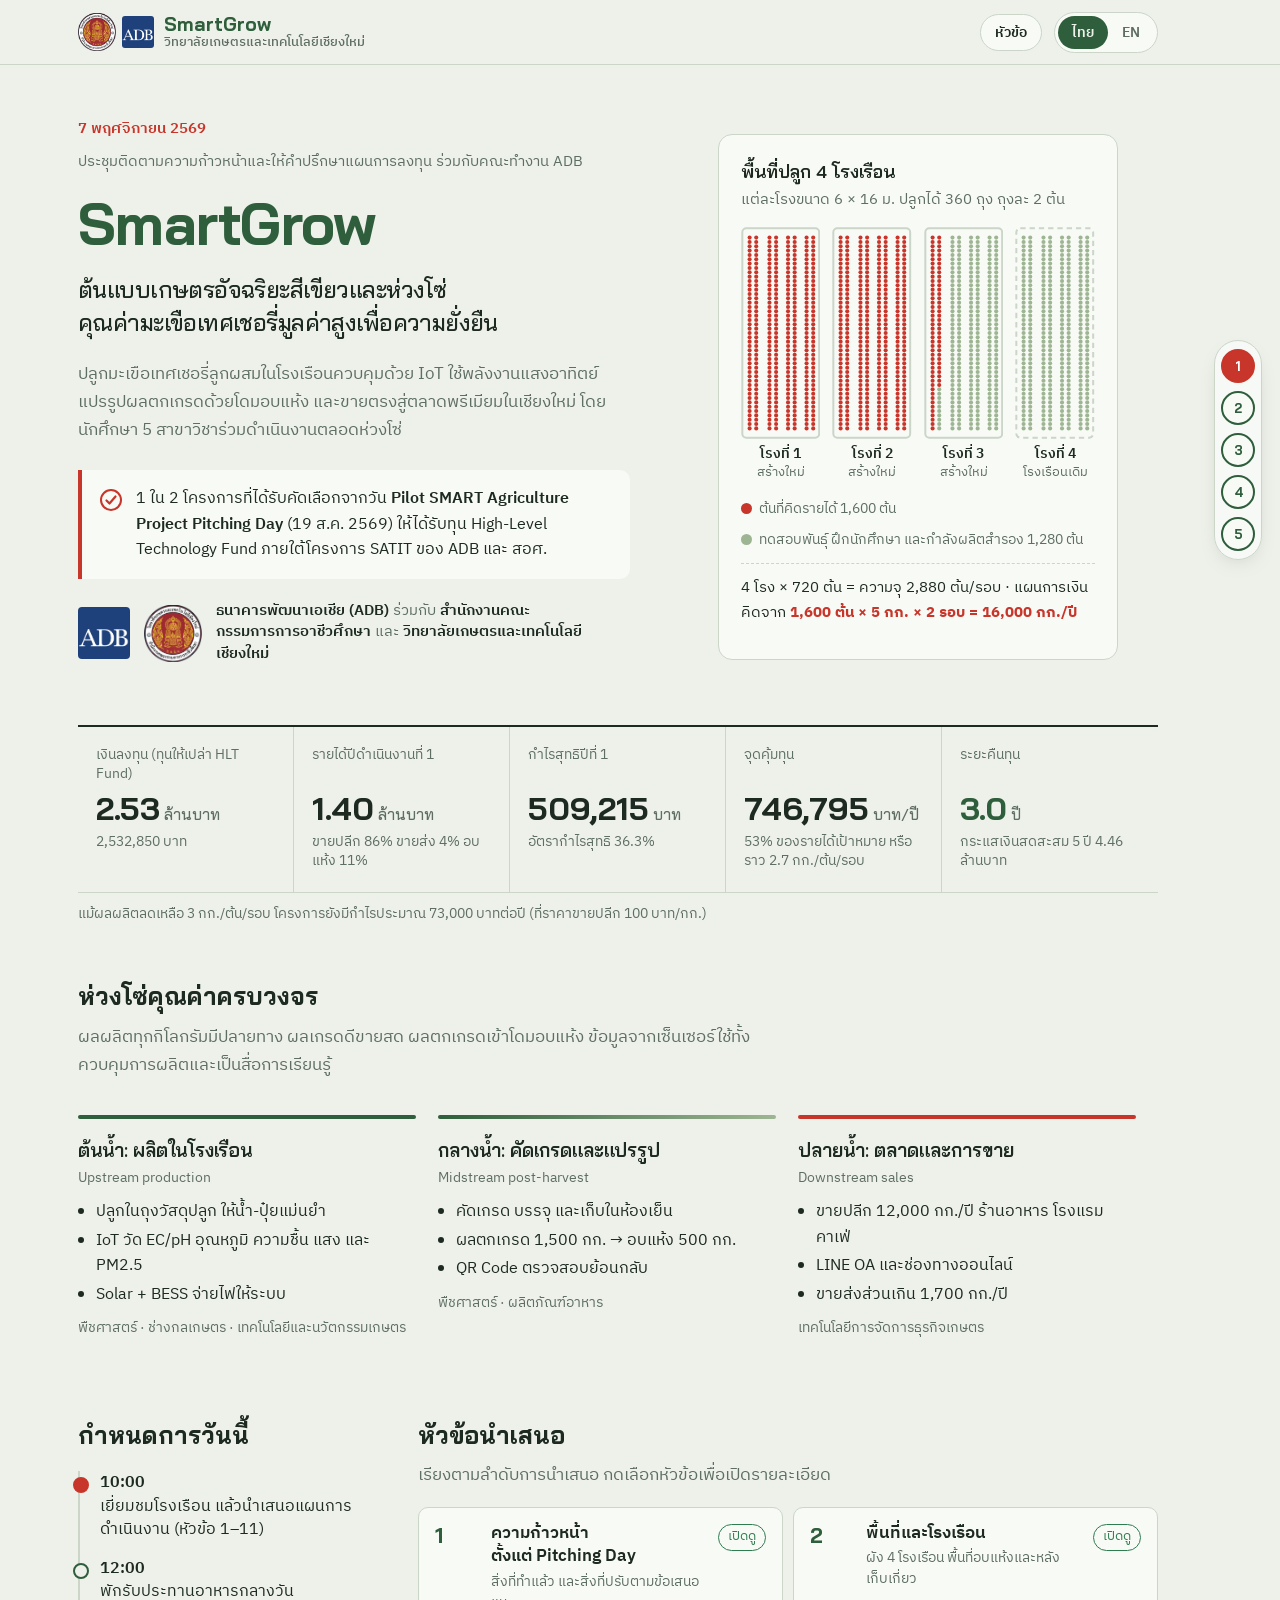
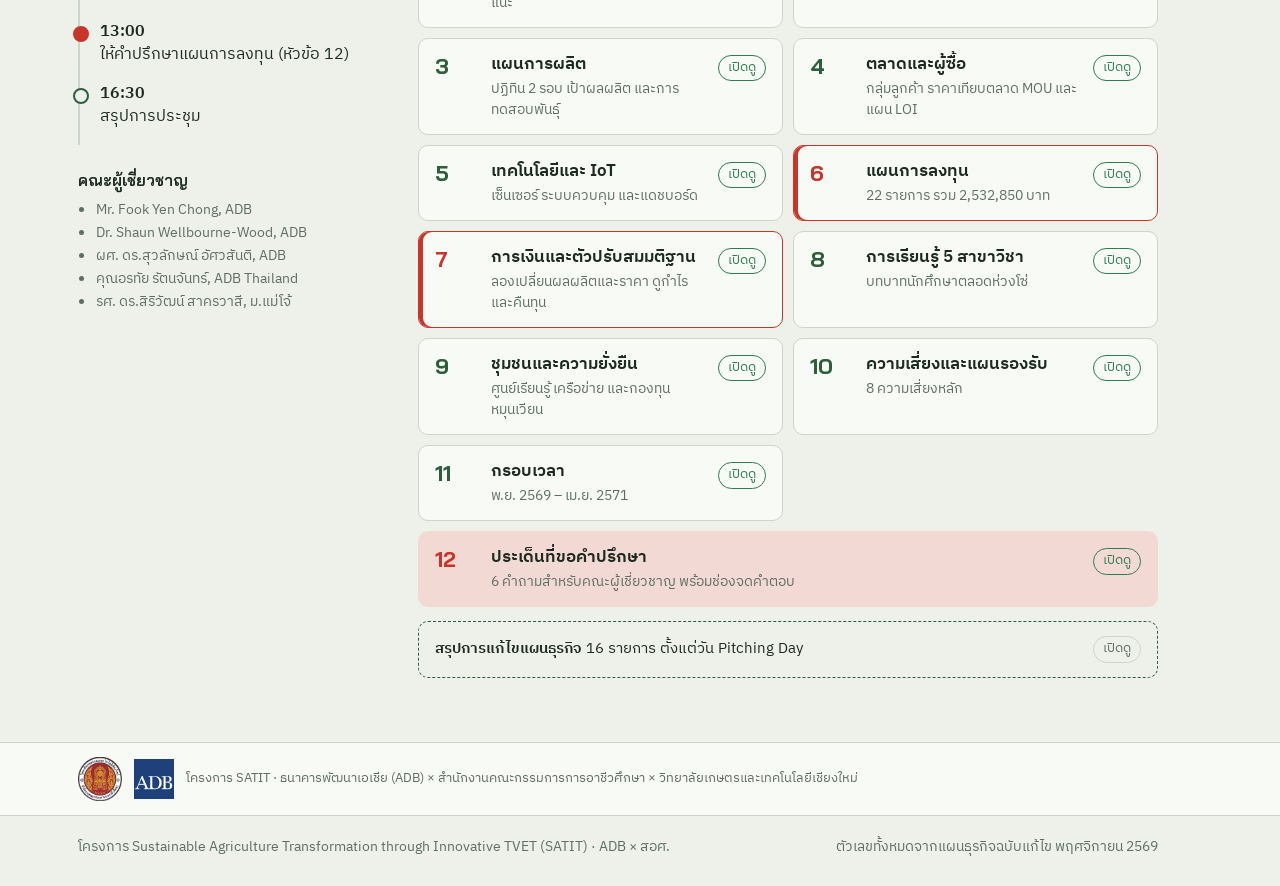
<file: index.html>
<!DOCTYPE html>
<html lang="th">
<head>
<meta charset="utf-8">
<meta name="viewport" content="width=device-width, initial-scale=1">
<title>SmartGrow วษท.เชียงใหม่</title>
<link rel="preconnect" href="https://fonts.googleapis.com">
<link rel="preconnect" href="https://fonts.gstatic.com" crossorigin>
<link href="https://fonts.googleapis.com/css2?family=Bai+Jamjuree:wght@500;600;700&family=IBM+Plex+Sans+Thai:wght@400;500;600&display=swap" rel="stylesheet">
<link rel="stylesheet" href="assets/style.css">
<style>
/* hero */
.hero{display:grid;grid-template-columns:minmax(0,1.15fr) minmax(0,1fr);gap:48px;padding:52px 0 40px;align-items:start}
.meeting{font-size:15px;color:var(--muted);margin:0 0 18px;display:flex;gap:8px 16px;flex-wrap:wrap}
.meeting span{display:inline-flex;align-items:center;gap:6px}
.meeting span:first-child{color:var(--tomato);font-weight:600}
.hero h1{font-size:clamp(34px,4.6vw,58px);line-height:1.08;font-weight:700;letter-spacing:-.01em}
.hero h1 .sg{display:block;color:var(--leaf)}
.hero .full{display:block;font-family:var(--font-display);font-weight:500;font-size:clamp(19px,1.9vw,23px);line-height:1.45;margin:18px 0 0;max-width:30ch}
.hero p.lede{max-width:56ch;margin:20px 0 0;color:var(--muted)}
.selected{margin-top:26px;display:flex;gap:14px;align-items:flex-start;padding:16px 18px;border-left:4px solid var(--tomato);background:var(--surface);border-radius:0 10px 10px 0;max-width:56ch;font-size:15.5px}
.selected strong{font-weight:600}

/* greenhouse plan */
.plan{background:var(--surface);border:1px solid var(--line);border-radius:14px;padding:22px 22px 18px}
.plan h2{font-size:18px;font-weight:600}
.plan .sub{font-size:14.5px;color:var(--muted);margin:2px 0 14px}
.houses{display:grid;grid-template-columns:repeat(4,1fr);gap:12px}
.house{display:flex;flex-direction:column;gap:6px;align-items:stretch}
.house svg{width:100%;height:auto;display:block}
.house .lbl{font-size:13px;color:var(--muted);text-align:center;line-height:1.35}
.house .lbl b{display:block;color:var(--ink);font-weight:600;font-size:14px}
.legend{display:flex;flex-wrap:wrap;gap:8px 18px;margin-top:16px;font-size:14px;color:var(--muted)}
.legend i{display:inline-block;width:11px;height:11px;border-radius:50%;margin-right:7px;vertical-align:-1px}
.plan .eq{margin-top:12px;padding-top:12px;border-top:1px dashed var(--line);font-size:15px}
.plan .eq b{color:var(--tomato)}

/* figures */
.figures{display:grid;grid-template-columns:repeat(5,minmax(0,1fr));border-top:2px solid var(--ink);border-bottom:1px solid var(--line);margin:8px 0 0}
.fig{padding:18px 18px 20px;border-right:1px solid var(--line)}
.fig:last-child{border-right:0}
.fig .k{font-size:14px;color:var(--muted);line-height:1.4;min-height:2.8em}
.fig .v{font-family:var(--font-display);font-weight:700;font-size:clamp(24px,2.6vw,32px);line-height:1.15;margin-top:6px}
.fig .v small{font-size:15px;font-weight:500;color:var(--muted);margin-left:4px}
.fig .n{font-size:13.5px;color:var(--muted);margin-top:6px;line-height:1.45}
.fig.stress .v{color:var(--leaf)}
.figures-note{font-size:13.5px;color:var(--muted);margin:10px 0 0}

/* chain */
.chain{margin:52px 0 0}
.chain h2,.index h2,.day h2{font-size:24px;font-weight:700}
.chain .intro{color:var(--muted);margin:6px 0 18px;max-width:70ch}
.stages{display:grid;grid-template-columns:repeat(3,1fr);gap:0;position:relative}
.stage{padding:18px 22px 20px 0;position:relative}
.stage::before{content:"";display:block;height:4px;background:var(--leaf);margin:0 0 16px;border-radius:2px}
.stage:nth-child(2)::before{background:linear-gradient(90deg,var(--leaf),var(--unripe))}
.stage:nth-child(3)::before{background:var(--tomato)}
.stage h3{font-size:19px;font-weight:600}
.stage .en{font-size:14px;color:var(--muted)}
.stage ul{margin:10px 0 0;padding:0 0 0 18px;font-size:15.5px}
.stage li{margin:3px 0}
.stage .dept{margin-top:10px;font-size:13.5px;color:var(--muted)}

/* day + index */
.lower{display:grid;grid-template-columns:minmax(0,.8fr) minmax(0,2fr);gap:44px;margin:56px 0 64px}
.day ol{list-style:none;margin:16px 0 0;padding:0;border-left:2px solid var(--line)}
.day li{position:relative;padding:0 0 16px 20px;font-size:15.5px;line-height:1.5}
.day li::before{content:"";position:absolute;left:-7px;top:6px;width:12px;height:12px;border-radius:50%;background:var(--bg);border:2px solid var(--leaf)}
.day li.focus::before{background:var(--tomato);border-color:var(--tomato)}
.day time{display:block;font-weight:600;font-variant-numeric:tabular-nums}
.day .who{margin-top:22px;font-size:14px;color:var(--muted)}
.day .who h3{font-size:16px;color:var(--ink);font-weight:600;margin-bottom:6px}
.day .who ul{margin:0;padding-left:18px}
.day .who li{padding:0;margin:2px 0;font-size:14px}
.day .who li::before{display:none}

.index .intro{color:var(--muted);margin:6px 0 18px}
.topics{display:grid;grid-template-columns:repeat(2,minmax(0,1fr));gap:10px}
.topic{display:grid;grid-template-columns:44px 1fr auto;transition:border-color .15s;gap:12px;align-items:start;padding:14px 16px;border:1px solid var(--line);border-radius:10px;background:var(--surface);text-decoration:none;color:inherit}
.topic .no{font-family:var(--font-display);font-weight:700;font-size:22px;color:var(--leaf);line-height:1.2;font-variant-numeric:tabular-nums}
.topic h3{font-family:var(--font-body);font-size:16.5px;font-weight:600;line-height:1.4}
.topic p{margin:2px 0 0;font-size:14px;color:var(--muted);line-height:1.5}
.topic .st{font-size:12.5px;color:var(--muted);border:1px solid var(--line);border-radius:999px;padding:2px 9px;white-space:nowrap;margin-top:2px}
.topic.key{border-color:var(--tomato);box-shadow:inset 4px 0 0 var(--tomato)}
.topic.key .no{color:var(--tomato)}
.topic.ask{grid-column:1/-1;background:var(--tomato-soft);border-color:transparent}
.topic.ask .no{color:var(--tomato)}
.changes{margin-top:14px;display:flex;justify-content:space-between;gap:16px;align-items:center;flex-wrap:wrap;padding:14px 16px;border:1px dashed var(--leaf);border-radius:10px;font-size:15px}
.changes b{font-weight:600}
.changes .st{font-size:12.5px;color:var(--muted);border:1px solid var(--line);border-radius:999px;padding:2px 9px}

footer{border-top:1px solid var(--line);padding:20px 0 28px;font-size:13.5px;color:var(--muted)}
footer .wrap{display:flex;justify-content:space-between;gap:12px;flex-wrap:wrap}

@media (max-width:980px){
  .hero{grid-template-columns:1fr;gap:32px;padding-top:36px}
  .figures{grid-template-columns:repeat(2,minmax(0,1fr))}
  .fig{border-bottom:1px solid var(--line)}
  .fig:nth-child(2n){border-right:0}
  .lower{grid-template-columns:1fr}
}
@media (max-width:640px){
  .wrap{padding:0 16px}
  .stages{grid-template-columns:1fr}
  .topics{grid-template-columns:1fr}
  .houses{gap:8px}
  .figures{grid-template-columns:1fr}
  .fig{border-right:0}
}
@media (prefers-reduced-motion:no-preference){
  .bag{transition:fill .5s ease}
}

a.topic:hover{border-color:var(--leaf)}
.topic .st.ready{color:var(--good);border-color:currentColor}
a.changes{text-decoration:none}
.partners{display:flex;align-items:center;gap:14px;margin-top:22px;max-width:56ch;font-size:14.5px;color:var(--muted);line-height:1.5}
.partners img{flex:none;object-fit:contain}
.partners img[alt="ADB"]{border-radius:4px}
.partners b{color:var(--ink);font-weight:600}
@media (max-width:640px){.hero h1{font-size:34px}.hero{padding-top:28px}.houses{gap:6px}}
a.changes:hover{border-style:solid}
</style>
</head>
<body data-page="0">


<main class="wrap">
  <section class="hero">
    <div>
      <p class="meeting"><span data-i18n="date">7 พฤศจิกายน 2569</span><span data-i18n="occasion">ประชุมติดตามความก้าวหน้าและให้คำปรึกษาแผนการลงทุน ร่วมกับคณะทำงาน ADB</span></p>
      <h1><span class="sg">SmartGrow</span><span class="full" data-i18n="title">ต้นแบบเกษตรอัจฉริยะสีเขียวและห่วงโซ่คุณค่ามะเขือเทศเชอรี่มูลค่าสูงเพื่อความยั่งยืน</span></h1>
      <p class="lede" data-i18n="lede">ปลูกมะเขือเทศเชอรี่ลูกผสมในโรงเรือนควบคุมด้วย IoT ใช้พลังงานแสงอาทิตย์ แปรรูปผลตกเกรดด้วยโดมอบแห้ง และขายตรงสู่ตลาดพรีเมียมในเชียงใหม่ โดยนักศึกษา 5 สาขาวิชาร่วมดำเนินงานตลอดห่วงโซ่</p>
      <div class="selected">
        <svg width="22" height="22" viewBox="0 0 22 22" aria-hidden="true" style="flex:none;margin-top:3px"><circle cx="11" cy="11" r="10" fill="none" stroke="var(--tomato)" stroke-width="2"/><path d="M6.5 11.5l3 3 6-7" fill="none" stroke="var(--tomato)" stroke-width="2.2" stroke-linecap="round" stroke-linejoin="round"/></svg>
        <div data-i18n-html="selected">1 ใน 2 โครงการที่ได้รับคัดเลือกจากวัน <strong>Pilot SMART Agriculture Project Pitching Day</strong> (19 ส.ค. 2569) ให้ได้รับทุน High-Level Technology Fund ภายใต้โครงการ SATIT ของ ADB และ สอศ.</div>
      </div>
      <div class="partners">
        <img src="img/logo-adb.png" alt="ADB" width="52" height="52">
        <img src="img/logo-college.png" alt="" width="58" height="58" id="col-logo">
        <span data-i18n-html="partners"><b>ธนาคารพัฒนาเอเชีย (ADB)</b> ร่วมกับ <b>สำนักงานคณะกรรมการการอาชีวศึกษา</b> และ <b>วิทยาลัยเกษตรและเทคโนโลยีเชียงใหม่</b></span>
      </div>
    </div>

    <figure class="plan" aria-labelledby="plan-h">
      <h2 id="plan-h" data-i18n="planH">พื้นที่ปลูก 4 โรงเรือน</h2>
      <p class="sub" data-i18n="planSub">แต่ละโรงขนาด 6 × 16 ม. ปลูกได้ 360 ถุง ถุงละ 2 ต้น</p>
      <div class="houses" id="houses"></div>
      <div class="legend">
        <span><i style="background:var(--tomato)"></i><span data-i18n="lgCommercial">ต้นที่คิดรายได้ 1,600 ต้น</span></span>
        <span><i style="background:var(--unripe)"></i><span data-i18n="lgReserve">ทดสอบพันธุ์ ฝึกนักศึกษา และกำลังผลิตสำรอง 1,280 ต้น</span></span>
      </div>
      <p class="eq" data-i18n-html="planEq">4 โรง × 720 ต้น = ความจุ <span class="num">2,880</span> ต้น/รอบ · แผนการเงินคิดจาก <b class="num">1,600 ต้น × 5 กก. × 2 รอบ = 16,000 กก./ปี</b></p>
    </figure>
  </section>

  <section aria-label="Key figures">
    <div class="figures">
      <div class="fig"><div class="k" data-i18n="fCapex">เงินลงทุน (ทุนให้เปล่า HLT Fund)</div><div class="v num">2.53<small data-i18n="mb">ล้านบาท</small></div><div class="n num" data-i18n="fCapexN">2,532,850 บาท</div></div>
      <div class="fig"><div class="k" data-i18n="fRev">รายได้ปีดำเนินงานที่ 1</div><div class="v num">1.40<small data-i18n="mb">ล้านบาท</small></div><div class="n" data-i18n="fRevN">ขายปลีก 86% ขายส่ง 4% อบแห้ง 11%</div></div>
      <div class="fig"><div class="k" data-i18n="fNp">กำไรสุทธิปีที่ 1</div><div class="v num">509,215<small data-i18n="baht">บาท</small></div><div class="n" data-i18n="fNpN">อัตรากำไรสุทธิ 36.3%</div></div>
      <div class="fig"><div class="k" data-i18n="fBep">จุดคุ้มทุน</div><div class="v num">746,795<small data-i18n="bahtYr">บาท/ปี</small></div><div class="n" data-i18n="fBepN">53% ของรายได้เป้าหมาย หรือราว 2.7 กก./ต้น/รอบ</div></div>
      <div class="fig stress"><div class="k" data-i18n="fPb">ระยะคืนทุน</div><div class="v num">3.0<small data-i18n="yr">ปี</small></div><div class="n" data-i18n="fPbN">กระแสเงินสดสะสม 5 ปี 4.46 ล้านบาท</div></div>
    </div>
    <p class="figures-note" data-i18n="figNote">แม้ผลผลิตลดเหลือ 3 กก./ต้น/รอบ โครงการยังมีกำไรประมาณ 73,000 บาทต่อปี (ที่ราคาขายปลีก 100 บาท/กก.)</p>
  </section>

  <section class="chain" aria-labelledby="chain-h">
    <h2 id="chain-h" data-i18n="chainH">ห่วงโซ่คุณค่าครบวงจร</h2>
    <p class="intro" data-i18n="chainIntro">ผลผลิตทุกกิโลกรัมมีปลายทาง ผลเกรดดีขายสด ผลตกเกรดเข้าโดมอบแห้ง ข้อมูลจากเซ็นเซอร์ใช้ทั้งควบคุมการผลิตและเป็นสื่อการเรียนรู้</p>
    <div class="stages">
      <div class="stage">
        <h3 data-i18n="upH">ต้นน้ำ: ผลิตในโรงเรือน</h3>
        <div class="en" data-i18n="upEn">Upstream production</div>
        <ul>
          <li data-i18n="up1">ปลูกในถุงวัสดุปลูก ให้น้ำ-ปุ๋ยแม่นยำ</li>
          <li data-i18n="up2">IoT วัด EC/pH อุณหภูมิ ความชื้น แสง และ PM2.5</li>
          <li data-i18n="up3">Solar + BESS จ่ายไฟให้ระบบ</li>
        </ul>
        <div class="dept" data-i18n="upD">พืชศาสตร์ · ช่างกลเกษตร · เทคโนโลยีและนวัตกรรมเกษตร</div>
      </div>
      <div class="stage">
        <h3 data-i18n="midH">กลางน้ำ: คัดเกรดและแปรรูป</h3>
        <div class="en" data-i18n="midEn">Midstream post-harvest</div>
        <ul>
          <li data-i18n="mid1">คัดเกรด บรรจุ และเก็บในห้องเย็น</li>
          <li data-i18n="mid2">ผลตกเกรด 1,500 กก. → อบแห้ง 500 กก.</li>
          <li data-i18n="mid3">QR Code ตรวจสอบย้อนกลับ</li>
        </ul>
        <div class="dept" data-i18n="midD">พืชศาสตร์ · ผลิตภัณฑ์อาหาร</div>
      </div>
      <div class="stage">
        <h3 data-i18n="downH">ปลายน้ำ: ตลาดและการขาย</h3>
        <div class="en" data-i18n="downEn">Downstream sales</div>
        <ul>
          <li data-i18n="down1">ขายปลีก 12,000 กก./ปี ร้านอาหาร โรงแรม คาเฟ่</li>
          <li data-i18n="down2">LINE OA และช่องทางออนไลน์</li>
          <li data-i18n="down3">ขายส่งส่วนเกิน 1,700 กก./ปี</li>
        </ul>
        <div class="dept" data-i18n="downD">เทคโนโลยีการจัดการธุรกิจเกษตร</div>
      </div>
    </div>
  </section>

  <div class="lower">
    <section class="day" aria-labelledby="day-h">
      <h2 id="day-h" data-i18n="dayH">กำหนดการวันนี้</h2>
      <ol>
        <li class="focus"><time>10:00</time><span data-i18n="d1">เยี่ยมชมโรงเรือน แล้วนำเสนอแผนการดำเนินงาน (หัวข้อ 1–11)</span></li>
        <li><time>12:00</time><span data-i18n="d3">พักรับประทานอาหารกลางวัน</span></li>
        <li class="focus"><time>13:00</time><span data-i18n="d4">ให้คำปรึกษาแผนการลงทุน (หัวข้อ 12)</span></li>
        <li><time>16:30</time><span data-i18n="d5">สรุปการประชุม</span></li>
      </ol>
      <div class="who">
        <h3 data-i18n="whoH">คณะผู้เชี่ยวชาญ</h3>
        <ul>
          <li>Mr. Fook Yen Chong, ADB</li>
          <li>Dr. Shaun Wellbourne-Wood, ADB</li>
          <li data-i18n="p3">ผศ. ดร.สุวลักษณ์ อัศวสันติ, ADB</li>
          <li data-i18n="p4">คุณอรทัย รัตนจันทร์, ADB Thailand</li>
          <li data-i18n="p5">รศ. ดร.สิริวัฒน์ สาครวาสี, ม.แม่โจ้</li>
        </ul>
      </div>
    </section>

    <section class="index" aria-labelledby="idx-h">
      <h2 id="idx-h" data-i18n="idxH">หัวข้อนำเสนอ</h2>
      <p class="intro" data-i18n="idxIntro">เรียงตามลำดับการนำเสนอ กดเลือกหัวข้อเพื่อเปิดรายละเอียด</p>
      <div class="topics" id="topics"></div>
      <a class="changes" href="changes.html">
        <span data-i18n-html="chg"><b>สรุปการแก้ไขแผนธุรกิจ</b> 16 รายการ ตั้งแต่วัน Pitching Day</span>
        <span class="st ready" data-i18n="open">เปิดดู</span>
      </a>
    </section>
  </div>
</main>

<footer>
  <div class="wrap">
    <span data-i18n="foot1">โครงการ Sustainable Agriculture Transformation through Innovative TVET (SATIT) · ADB × สอศ.</span>
    <span data-i18n="foot2">ตัวเลขทั้งหมดจากแผนธุรกิจฉบับแก้ไข พฤศจิกายน 2569</span>
  </div>
</footer>

<script>
window.PAGE_EN={partners:"<b>Asian Development Bank (ADB)</b> with the <b>Office of the Vocational Education Commission</b> and <b>Chiang Mai College of Agriculture and Technology</b>",
 college:"Chiang Mai College of Agriculture and Technology",date:"7 November 2026",occasion:"Progress review and investment-plan consultation with the ADB team",
 title:"Green smart-farming prototype and high-value cherry tomato value chain for sustainability",
 lede:"Hybrid cherry tomatoes grown in IoT-controlled greenhouses on solar power, off-grade fruit dried in a solar dome, and sold direct to premium buyers in Chiang Mai. Students from five departments run the chain end to end.",
 selected:"One of two projects selected at the <strong>Pilot SMART Agriculture Project Pitching Day</strong> (19 Aug 2026) for the High-Level Technology Fund under ADB and OVEC's SATIT project.",
 planH:"Four growing houses",planSub:"Each 6 × 16 m, 360 grow bags, 2 plants per bag",
 lgCommercial:"Plants counted for revenue: 1,600",lgReserve:"Variety trials, student plots and reserve capacity: 1,280",
 planEq:"4 houses × 720 plants = <span class=\"num\">2,880</span> plants per cycle · the financial plan uses <b class=\"num\">1,600 plants × 5 kg × 2 cycles = 16,000 kg/yr</b>",
 fCapex:"Investment (HLT Fund grant)",mb:"M THB",fCapexN:"THB 2,532,850",fRev:"Revenue, operating year 1",fRevN:"Retail 86%, wholesale 4%, dried 11%",
 fNp:"Net profit, year 1",baht:"THB",fNpN:"Net margin 36.3%",fBep:"Break-even sales",bahtYr:"THB/yr",fBepN:"53% of target revenue, about 2.7 kg per plant per cycle",
 fPb:"Payback",yr:"years",fPbN:"Five-year cumulative cash flow THB 4.46 M",
 figNote:"Even at 3 kg per plant per cycle the project still earns about THB 73,000 a year (retail price THB 100/kg).",
 chainH:"A complete value chain",chainIntro:"Every kilogram has a destination: good fruit is sold fresh, off-grade fruit goes to the solar dryer, and sensor data both runs production and serves as teaching material.",
 upH:"Upstream: greenhouse production",upEn:"Grow bags, precision fertigation, IoT, solar",up1:"Grow-bag substrate with precision fertigation",up2:"IoT sensing of EC/pH, temperature, humidity, light and PM2.5",up3:"Solar + battery storage powers the system",upD:"Plant Science · Agricultural Mechanics · Agri-Tech and Innovation",
 midH:"Midstream: grading and processing",midEn:"Post-harvest",mid1:"Grading, packing and cold storage",mid2:"1,500 kg off-grade fruit → 500 kg dried product",mid3:"QR-code traceability",midD:"Plant Science · Food Products",
 downH:"Downstream: market and sales",downEn:"Sales",down1:"12,000 kg/yr retail to restaurants, hotels, cafés",down2:"LINE OA and online channels",down3:"1,700 kg/yr surplus sold wholesale",downD:"Agribusiness Management",
 dayH:"Today's schedule",d1:"Greenhouse visit, then implementation-plan presentation (topics 1–11)",d3:"Lunch",d4:"Investment-plan consultation (topic 12)",d5:"Wrap-up",
 whoH:"Visiting panel",p3:"Asst. Prof. Dr. Suwaluk Asavasanti, ADB",p4:"Ms. Orathai Rattanachan, ADB Thailand",p5:"Assoc. Prof. Dr. Siriwat Sakhonwasee, Maejo University",
 idxH:"Presentation topics",idxIntro:"In presentation order. Select a topic to open it.",
 chg:"<b>Summary of business-plan revisions</b>: 16 changes since Pitching Day",open:"Open",soon:"In progress",
 foot1:"Sustainable Agriculture Transformation through Innovative TVET (SATIT) · ADB × OVEC",foot2:"All figures from the revised business plan, November 2026"
};
function renderTopics(lang){
  const box=document.getElementById('topics');box.innerHTML='';
  SG.PAGES.slice(1,13).forEach((t,idx)=>{
    const i=idx+1, ready=SG.READY.has(i);
    const el=document.createElement(ready?'a':'div');
    if(ready)el.href=t.f;
    el.className='topic'+(t.key?' key':'')+(t.ask?' ask':'');
    el.innerHTML=`<span class="no">${i}</span><div><h3></h3><p></p></div><span class="st${ready?' ready':''}"></span>`;
    el.querySelector('h3').textContent=lang==='en'?t.en:t.th;
    el.querySelector('p').textContent=t.d[lang==='en'?1:0];
    el.querySelector('.st').textContent=ready?(lang==='en'?'Open':'เปิดดู'):(lang==='en'?'In progress':'กำลังจัดทำ');
    box.appendChild(el);
  });
}
/* Greenhouse plan: each house 6 m wide × 16 m long, 360 bags drawn as 8 lines × 45 positions.
   Commercial plants (800 bags = 1,600 plants) shown in tomato red; proportion only, not the real allocation. */
function renderHouses(lang){
  const box=document.getElementById('houses');box.innerHTML='';
  const W=60,H=160,ns='http://www.w3.org/2000/svg';
  let commercialBags=800;
  const xs=[8,13,23,28,37,42,51,56].map(x=>x-1.5);
  for(let h=0;h<4;h++){
    const wrap=document.createElement('div');wrap.className='house';
    const svg=document.createElementNS(ns,'svg');svg.setAttribute('viewBox',`0 0 ${W} ${H}`);
    svg.setAttribute('role','img');
    svg.setAttribute('aria-label',lang==='en'?`House ${h+1}, 360 bags`:`โรงเรือน ${h+1} 360 ถุง`);
    const r=document.createElementNS(ns,'rect');
    r.setAttribute('x',1);r.setAttribute('y',1);r.setAttribute('width',W-2);r.setAttribute('height',H-2);r.setAttribute('rx',3);
    r.setAttribute('fill','none');r.setAttribute('stroke','var(--line)');r.setAttribute('stroke-width',1.5);
    if(h===3)r.setAttribute('stroke-dasharray','4 3');
    svg.appendChild(r);
    for(let c=0;c<8;c++){
      for(let k=0;k<45;k++){
        const dot=document.createElementNS(ns,'circle');
        dot.setAttribute('cx',xs[c]);dot.setAttribute('cy',8+k*(H-16)/44);dot.setAttribute('r',1.55);
        dot.setAttribute('class','bag');
        dot.setAttribute('fill',commercialBags>0?'var(--tomato)':'var(--unripe)');
        if(commercialBags>0)commercialBags--;
        svg.appendChild(dot);
      }
    }
    const lbl=document.createElement('div');lbl.className='lbl';
    lbl.innerHTML=`<b>${lang==='en'?'House':'โรงที่'} ${h+1}</b>${h===3?(lang==='en'?'existing':'โรงเรือนเดิม'):(lang==='en'?'new build':'สร้างใหม่')}`;
    wrap.appendChild(svg);wrap.appendChild(lbl);box.appendChild(wrap);
  }
}
window.onLang=function(lang){renderTopics(lang);renderHouses(lang);};
</script>
<script src="assets/site.js"></script>
</body>
</html>
</file>
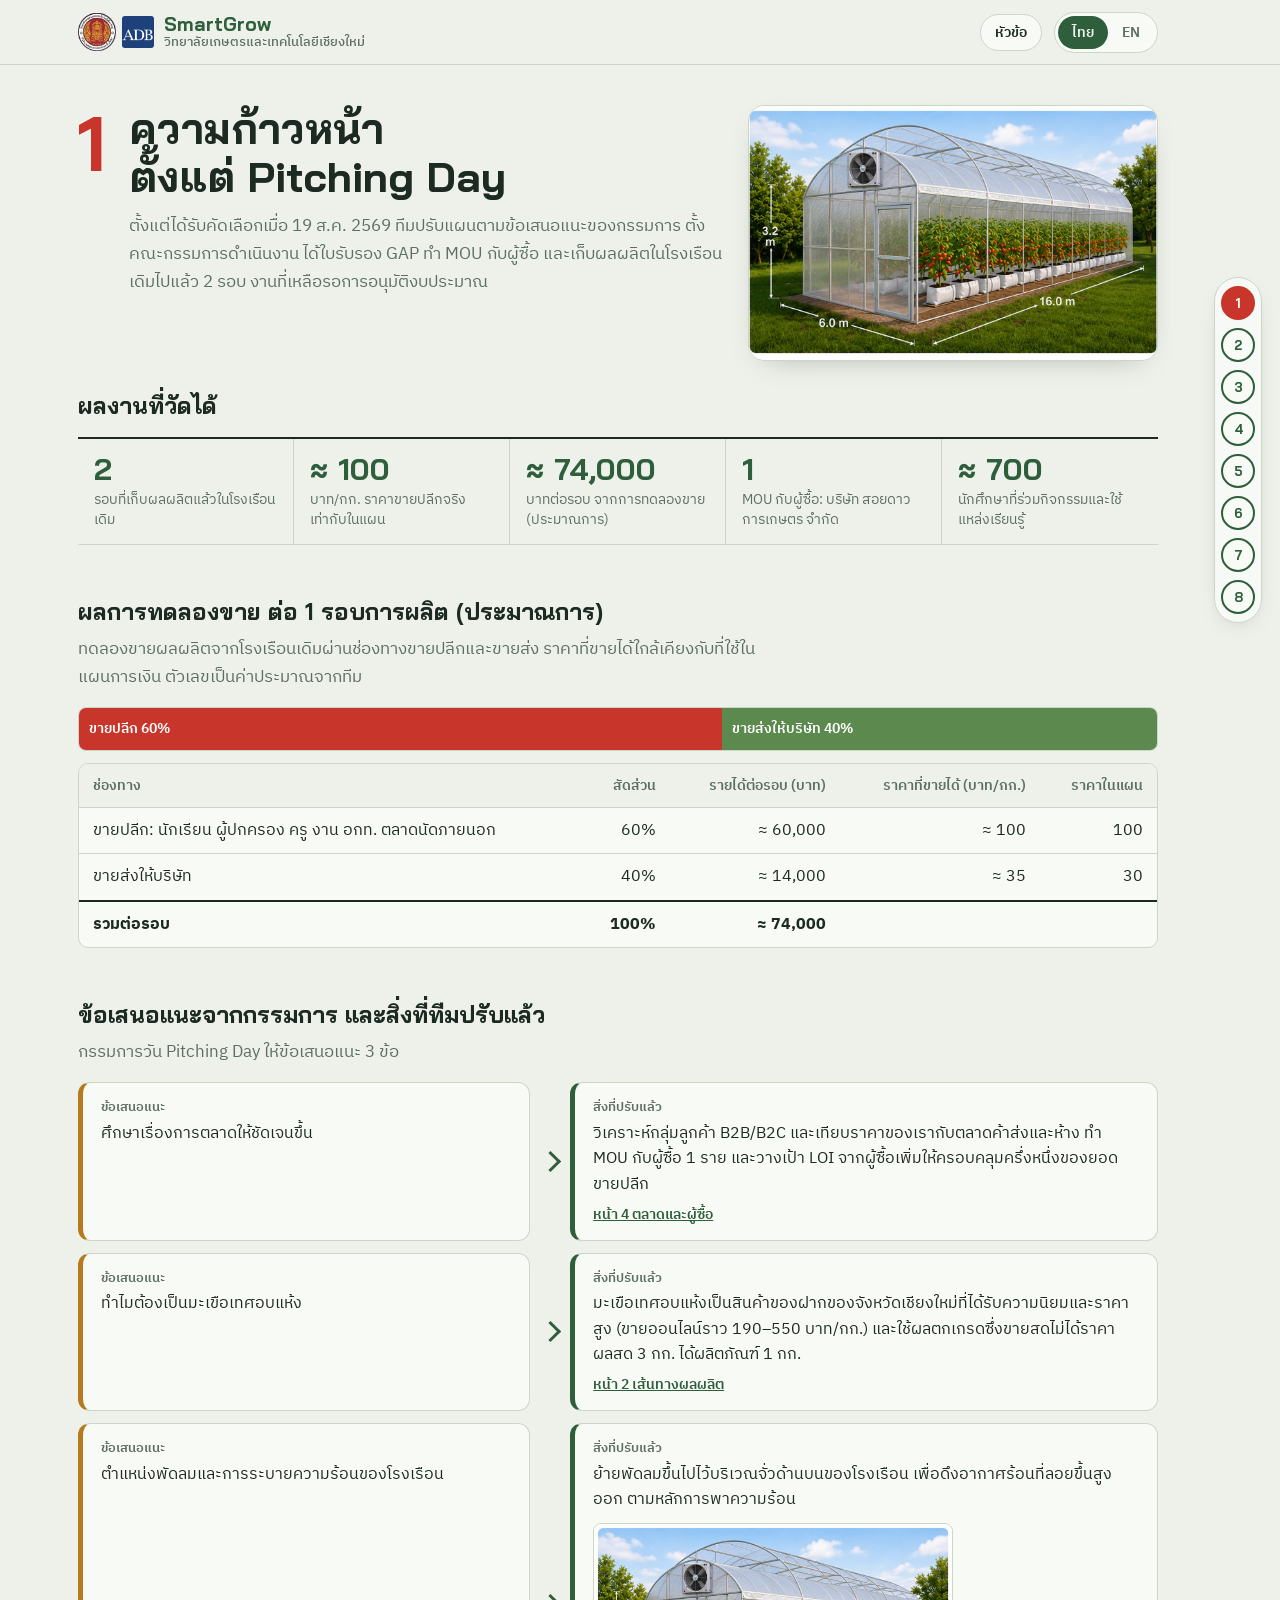
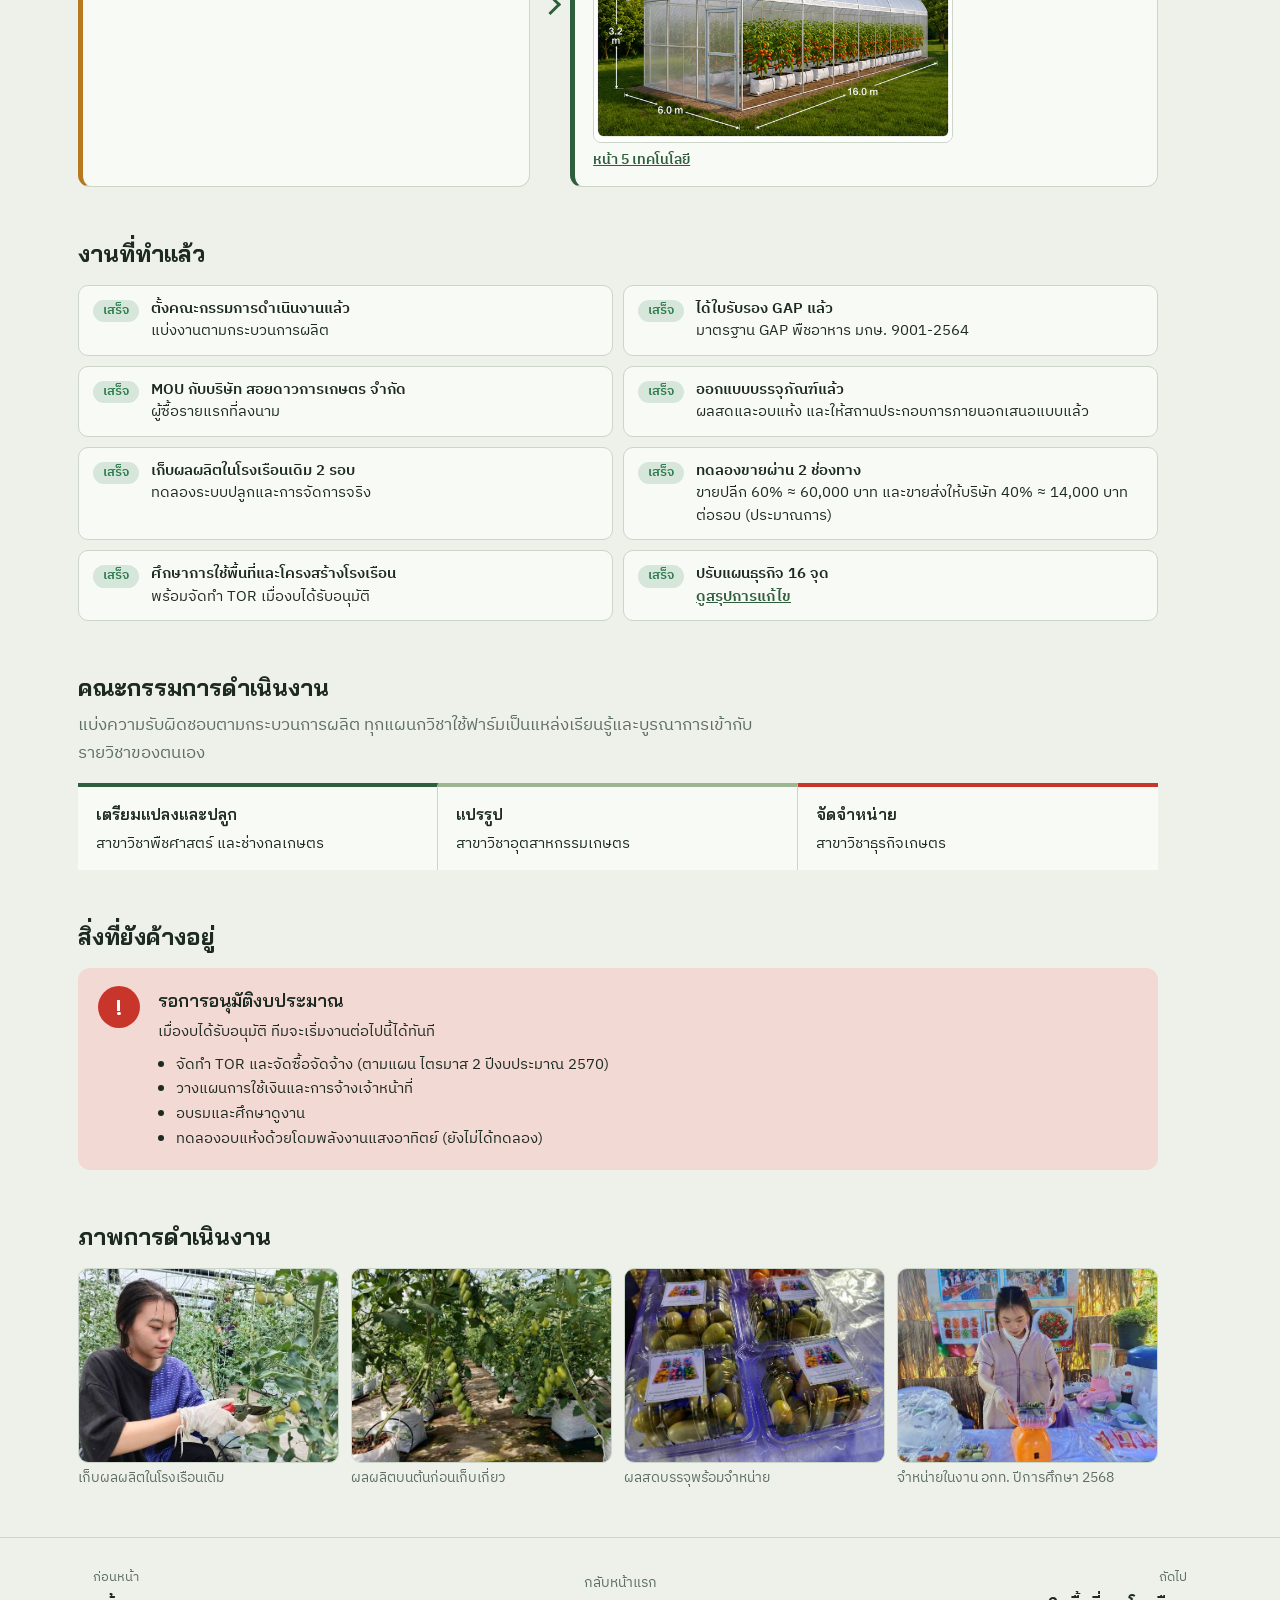
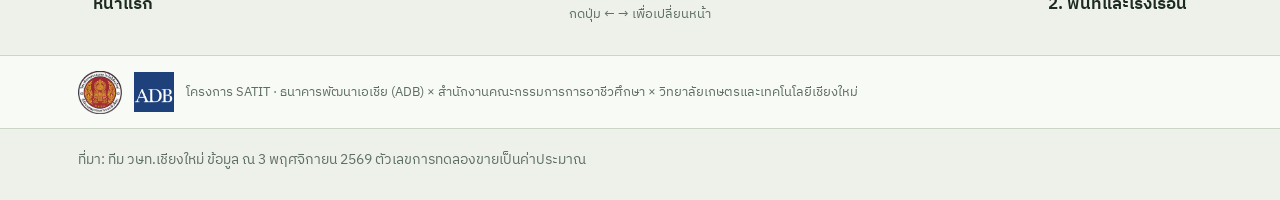
<file: 01-progress.html>
<!DOCTYPE html>
<html lang="th">
<head>
<meta charset="utf-8">
<meta name="viewport" content="width=device-width, initial-scale=1">
<title>1. ความก้าวหน้าตั้งแต่ Pitching Day · SmartGrow</title>
<link rel="preconnect" href="https://fonts.googleapis.com">
<link rel="preconnect" href="https://fonts.gstatic.com" crossorigin>
<link href="https://fonts.googleapis.com/css2?family=Bai+Jamjuree:wght@500;600;700&family=IBM+Plex+Sans+Thai:wght@400;500;600&display=swap" rel="stylesheet">
<link rel="stylesheet" href="assets/style.css">
<style>
.fb{display:grid;grid-template-columns:minmax(0,1fr) 40px minmax(0,1.3fr);align-items:stretch;gap:0;margin-bottom:12px}
.fb .q,.fb .a{background:var(--surface);border:1px solid var(--line);border-radius:12px;padding:14px 18px}
.fb .q{border-left:5px solid var(--warn)}
.fb .a{border-left:5px solid var(--leaf)}
.fb .lbl{font-size:13px;font-weight:600;color:var(--muted);margin-bottom:2px}
.fb .q p,.fb .a p{margin:0;font-size:15.5px}
.fb .a .lk{font-size:13.5px;margin-top:6px}
.fb .a .lk a{color:var(--leaf);font-weight:600}
.fb .arr{display:flex;align-items:center;justify-content:center}
.fb .arr::before{content:"";width:12px;height:12px;border-top:3px solid var(--leaf);border-right:3px solid var(--leaf);transform:rotate(45deg)}
.done{list-style:none;margin:0;padding:0;display:grid;grid-template-columns:repeat(2,minmax(0,1fr));gap:10px}
.done li{display:flex;gap:12px;align-items:flex-start;background:var(--surface);border:1px solid var(--line);border-radius:10px;padding:12px 14px;font-size:15px;line-height:1.5}
.done li .pill{flex:none;margin-top:2px}
.done li b{font-weight:600;display:block}
.blocker{display:grid;grid-template-columns:auto 1fr;gap:18px;align-items:start;background:var(--tomato-soft);border-radius:12px;padding:18px 20px}
.blocker .ic{width:42px;height:42px;border-radius:50%;background:var(--tomato);color:#fff;display:flex;align-items:center;justify-content:center;font-family:var(--font-display);font-weight:700;font-size:22px}
.blocker h3{font-size:18px;font-weight:600}
.blocker ul{margin:8px 0 0;padding-left:18px;font-size:15px}
.stages3{display:grid;grid-template-columns:repeat(3,minmax(0,1fr));gap:0}
.stages3>div{padding:14px 18px;border-top:4px solid var(--c);background:var(--surface);border-right:1px solid var(--line)}
.stages3>div:last-child{border-right:0}
.stages3 h3{font-size:16px;font-weight:600}
.stages3 p{margin:4px 0 0;font-size:15px}
.photos{display:grid;grid-template-columns:repeat(4,minmax(0,1fr));gap:12px}
@media (max-width:860px){.fb{grid-template-columns:1fr}.fb .arr{height:24px}.fb .arr::before{transform:rotate(135deg)}.done{grid-template-columns:1fr}.stages3{grid-template-columns:1fr}.photos{grid-template-columns:repeat(2,minmax(0,1fr))}}
</style>
</head>
<body data-page="1" data-art="img:gh-render-fan">
<main class="wrap">
  <div class="page-head">
    <span class="big">1</span>
    <h1 data-i18n="h1">ความก้าวหน้าตั้งแต่ Pitching Day</h1>
    <p data-i18n="lead">ตั้งแต่ได้รับคัดเลือกเมื่อ 19 ส.ค. 2569 ทีมปรับแผนตามข้อเสนอแนะของกรรมการ ตั้งคณะกรรมการดำเนินงาน ได้ใบรับรอง GAP ทำ MOU กับผู้ซื้อ และเก็บผลผลิตในโรงเรือนเดิมไปแล้ว 2 รอบ งานที่เหลือรอการอนุมัติงบประมาณ</p>
  </div>

  <section class="block" aria-labelledby="k-h">
    <h2 id="k-h" data-i18n="kH">ผลงานที่วัดได้</h2>
    <div class="kpis" id="kpis" style="margin-top:12px"></div>
  </section>

  <section class="block" aria-labelledby="s-h">
    <h2 id="s-h" data-i18n="sH">ผลการทดลองขาย ต่อ 1 รอบการผลิต (ประมาณการ)</h2>
    <p class="intro" data-i18n="sIntro">ทดลองขายผลผลิตจากโรงเรือนเดิมผ่านช่องทางขายปลีกและขายส่ง ราคาที่ขายได้ใกล้เคียงกับที่ใช้ในแผนการเงิน ตัวเลขเป็นค่าประมาณจากทีม</p>
    <div class="flowbar" id="salebar" style="margin-top:12px"></div>
    <div class="tbl-wrap" style="margin-top:12px"><table class="data" id="sales"></table></div>
  </section>

  <section class="block" aria-labelledby="fb-h">
    <h2 id="fb-h" data-i18n="fbH">ข้อเสนอแนะจากกรรมการ และสิ่งที่ทีมปรับแล้ว</h2>
    <p class="intro" data-i18n="fbIntro">กรรมการวัน Pitching Day ให้ข้อเสนอแนะ 3 ข้อ</p>
    <div id="fb"></div>
  </section>

  <section class="block" aria-labelledby="d-h">
    <h2 id="d-h" data-i18n="dH">งานที่ทำแล้ว</h2>
    <ul class="done" id="done" style="margin-top:12px"></ul>
  </section>

  <section class="block" aria-labelledby="t-h">
    <h2 id="t-h" data-i18n="tH">คณะกรรมการดำเนินงาน</h2>
    <p class="intro" data-i18n="tIntro">แบ่งความรับผิดชอบตามกระบวนการผลิต ทุกแผนกวิชาใช้ฟาร์มเป็นแหล่งเรียนรู้และบูรณาการเข้ากับรายวิชาของตนเอง</p>
    <div class="stages3" id="team"></div>
  </section>

  <section class="block" aria-labelledby="b-h">
    <h2 id="b-h" data-i18n="bH">สิ่งที่ยังค้างอยู่</h2>
    <div class="blocker" id="blocker" style="margin-top:12px"></div>
  </section>

  <section class="block" aria-labelledby="p-h">
    <h2 id="p-h" data-i18n="pH">ภาพการดำเนินงาน</h2>
    <div class="photos" style="margin-top:12px" id="photos">
      <figure class="ph crop"><img src="img/harvest.jpg" alt="" loading="lazy"><figcaption data-i18n="p1">เก็บผลผลิตในโรงเรือนเดิม</figcaption></figure>
      <figure class="ph crop"><img src="img/fruit-truss.jpg" alt="" loading="lazy"><figcaption data-i18n="p2">ผลผลิตบนต้นก่อนเก็บเกี่ยว</figcaption></figure>
      <figure class="ph crop"><img src="img/product-fresh.jpg" alt="" loading="lazy"><figcaption data-i18n="p3">ผลสดบรรจุพร้อมจำหน่าย</figcaption></figure>
      <figure class="ph crop"><img src="img/event-sale.jpg" alt="" loading="lazy"><figcaption data-i18n="p4">จำหน่ายในงาน อกท. ปีการศึกษา 2568</figcaption></figure>
    </div>
  </section>
</main>
<footer><div class="wrap"><span data-i18n="foot">ที่มา: ทีม วษท.เชียงใหม่ ข้อมูล ณ 3 พฤศจิกายน 2569 ตัวเลขการทดลองขายเป็นค่าประมาณ</span></div></footer>
<script>
window.PAGE_EN={h1:"Progress since Pitching Day",lead:"Since selection on 19 Aug 2026 the team has revised the plan on the panel's advice, set up an operating committee, obtained GAP certification, signed an MOU with a buyer and harvested two cycles in the existing greenhouse. The remaining work awaits budget approval.",
 kH:"Measurable results",sH:"Trial sales, per production cycle (estimate)",sIntro:"Produce from the existing house was sold through retail and wholesale channels. Prices achieved are close to those in the financial plan. Figures are the team's estimates.",fbH:"Panel feedback and what we changed",fbIntro:"The Pitching Day panel gave three recommendations.",dH:"Work completed",tH:"Operating committee",
 tIntro:"Responsibilities follow the production process. Every department uses the farm as a learning site within its own courses.",bH:"Still pending",pH:"Photos",
 p1:"Harvesting in the existing greenhouse",p2:"Fruit on the vine before harvest",p3:"Packed fresh fruit ready for sale",p4:"Sales at the FFT event, academic year 2025",foot:"Source: Chiang Mai College team, as of 3 November 2026. Trial-sale figures are estimates."};
function render(){
  const t=SG.t;
  document.querySelectorAll("#photos img").forEach((im,i)=>im.alt=document.querySelectorAll("#photos figcaption")[i].textContent);
  document.getElementById("kpis").innerHTML=[
   ["2",t("รอบที่เก็บผลผลิตแล้วในโรงเรือนเดิม","cycles harvested in the existing house")],
   ["≈ 100",t("บาท/กก. ราคาขายปลีกจริง เท่ากับในแผน","THB/kg actual retail price, same as the plan")],
   ["≈ 74,000",t("บาทต่อรอบ จากการทดลองขาย (ประมาณการ)","THB per cycle from trial sales (estimate)")],
   ["1",t("MOU กับผู้ซื้อ: บริษัท สอยดาวการเกษตร จำกัด","buyer MOU: Soi Dao Kan Kaset Co., Ltd.")],
   ["≈ 700",t("นักศึกษาที่ร่วมกิจกรรมและใช้แหล่งเรียนรู้","students taking part and using the farm")]].map(k=>`<div><b>${k[0]}</b><span>${k[1]}</span></div>`).join("");
  document.getElementById("salebar").innerHTML=`<div style="flex:60 1 0;background:var(--tomato)">${t("ขายปลีก 60%","Retail 60%")}</div><div style="flex:40 1 0;background:#5C8A4E">${t("ขายส่งให้บริษัท 40%","Wholesale to company 40%")}</div>`;
  document.getElementById("sales").innerHTML=`<thead><tr><th>${t("ช่องทาง","Channel")}</th><th class="r">${t("สัดส่วน","Share")}</th><th class="r">${t("รายได้ต่อรอบ (บาท)","Revenue per cycle (THB)")}</th><th class="r">${t("ราคาที่ขายได้ (บาท/กก.)","Price achieved (THB/kg)")}</th><th class="r">${t("ราคาในแผน","Plan price")}</th></tr></thead><tbody>
   <tr><td>${t("ขายปลีก: นักเรียน ผู้ปกครอง ครู งาน อกท. ตลาดนัดภายนอก","Retail: students, parents, teachers, FFT event, outside market")}</td><td class="r">60%</td><td class="r">≈ 60,000</td><td class="r">≈ 100</td><td class="r">100</td></tr>
   <tr><td>${t("ขายส่งให้บริษัท","Wholesale to a company")}</td><td class="r">40%</td><td class="r">≈ 14,000</td><td class="r">≈ 35</td><td class="r">30</td></tr>
   <tr class="total"><td>${t("รวมต่อรอบ","Total per cycle")}</td><td class="r">100%</td><td class="r">≈ 74,000</td><td class="r"></td><td class="r"></td></tr></tbody>`;
  const F=[
   [t("ศึกษาเรื่องการตลาดให้ชัดเจนขึ้น","Study the market in more depth"),
    t("วิเคราะห์กลุ่มลูกค้า B2B/B2C และเทียบราคาของเรากับตลาดค้าส่งและห้าง ทำ MOU กับผู้ซื้อ 1 ราย และวางเป้า LOI จากผู้ซื้อเพิ่มให้ครอบคลุมครึ่งหนึ่งของยอดขายปลีก","Analysed B2B/B2C segments, compared our prices with wholesale and supermarkets, signed one buyer MOU, and set an LOI target to cover half of retail sales"),
    ["04-market.html",t("หน้า 4 ตลาดและผู้ซื้อ","Page 4 market and buyers")]],
   [t("ทำไมต้องเป็นมะเขือเทศอบแห้ง","Why dried tomatoes?"),
    t("มะเขือเทศอบแห้งเป็นสินค้าของฝากของจังหวัดเชียงใหม่ที่ได้รับความนิยมและราคาสูง (ขายออนไลน์ราว 190–550 บาท/กก.) และใช้ผลตกเกรดซึ่งขายสดไม่ได้ราคา ผลสด 3 กก. ได้ผลิตภัณฑ์ 1 กก.","Dried tomatoes are a popular, high-priced Chiang Mai souvenir (about THB 190–550/kg online) and use off-grade fruit that sells poorly fresh. 3 kg fresh makes 1 kg dried."),
    ["02-site.html",t("หน้า 2 เส้นทางผลผลิต","Page 2 where the fruit goes")]],
   [t("ตำแหน่งพัดลมและการระบายความร้อนของโรงเรือน","Fan position and greenhouse cooling"),
    t("ย้ายพัดลมขึ้นไปไว้บริเวณจั่วด้านบนของโรงเรือน เพื่อดึงอากาศร้อนที่ลอยขึ้นสูงออก ตามหลักการพาความร้อน","Fans moved up to the gable so they extract the hot air that rises to the roof, following convection"),
    ["05-technology.html",t("หน้า 5 เทคโนโลยี","Page 5 technology")],"img/gh-render-fan.jpg"]];
  document.getElementById("fb").innerHTML=F.map(f=>`<div class="fb"><div class="q"><div class="lbl">${t("ข้อเสนอแนะ","Feedback")}</div><p>${f[0]}</p></div><div class="arr" aria-hidden="true"></div><div class="a"><div class="lbl">${t("สิ่งที่ปรับแล้ว","What we changed")}</div><p>${f[1]}</p>${f[3]?`<img src="${f[3]}" alt="${t("ภาพโรงเรือนแบบใหม่ พัดลมติดที่จั่ว","Revised greenhouse with gable-mounted fan")}" style="width:100%;max-width:360px;border-radius:8px;border:1px solid var(--line);margin-top:10px;display:block">`:""}<div class="lk"><a href="${f[2][0]}">${f[2][1]}</a></div></div></div>`).join("");
  const D=[
   [t("ตั้งคณะกรรมการดำเนินงานแล้ว","Operating committee set up"),t("แบ่งงานตามกระบวนการผลิต","Roles follow the production process")],
   [t("ได้ใบรับรอง GAP แล้ว","GAP certification obtained"),t("มาตรฐาน GAP พืชอาหาร มกษ. 9001-2564","Thai GAP for food crops, TAS 9001-2564")],
   [t("MOU กับบริษัท สอยดาวการเกษตร จำกัด","MOU with Soi Dao Kan Kaset Co., Ltd."),t("ผู้ซื้อรายแรกที่ลงนาม","First buyer signed")],
   [t("ออกแบบบรรจุภัณฑ์แล้ว","Packaging designed"),t("ผลสดและอบแห้ง และให้สถานประกอบการภายนอกเสนอแบบแล้ว","Fresh and dried packs; outside firms have submitted designs")],
   [t("เก็บผลผลิตในโรงเรือนเดิม 2 รอบ","Two cycles harvested in the existing house"),t("ทดลองระบบปลูกและการจัดการจริง","Growing system tested in practice")],
   [t("ทดลองขายผ่าน 2 ช่องทาง","Trial sales through two channels"),t("ขายปลีก 60% ≈ 60,000 บาท และขายส่งให้บริษัท 40% ≈ 14,000 บาท ต่อรอบ (ประมาณการ)","Retail 60% ≈ THB 60,000 and wholesale to a company 40% ≈ THB 14,000 per cycle (estimate)")],
   [t("ศึกษาการใช้พื้นที่และโครงสร้างโรงเรือน","Site use and greenhouse structure studied"),t("พร้อมจัดทำ TOR เมื่องบได้รับอนุมัติ","Ready to draft the TOR once the budget is approved")],
   [t("ปรับแผนธุรกิจ 16 จุด","Business plan revised in 16 places"),`<a href="changes.html" style="color:var(--leaf);font-weight:600">${t("ดูสรุปการแก้ไข","See the revisions")}</a>`]];
  document.getElementById("done").innerHTML=D.map(d=>`<li><span class="pill good">${t("เสร็จ","Done")}</span><span><b>${d[0]}</b>${d[1]}</span></li>`).join("");
  document.getElementById("team").innerHTML=[
   ["var(--leaf)",t("เตรียมแปลงและปลูก","Preparation and growing"),t("สาขาวิชาพืชศาสตร์ และช่างกลเกษตร","Plant Science and Agricultural Mechanics")],
   ["var(--unripe)",t("แปรรูป","Processing"),t("สาขาวิชาอุตสาหกรรมเกษตร","Agro-Industry")],
   ["var(--tomato)",t("จัดจำหน่าย","Sales"),t("สาขาวิชาธุรกิจเกษตร","Agribusiness")]].map(s=>`<div style="--c:${s[0]}"><h3>${s[1]}</h3><p>${s[2]}</p></div>`).join("");
  document.getElementById("blocker").innerHTML=`<div class="ic" aria-hidden="true">!</div><div><h3>${t("รอการอนุมัติงบประมาณ","Awaiting budget approval")}</h3>
   <p style="margin:4px 0 0;font-size:15px">${t("เมื่องบได้รับอนุมัติ ทีมจะเริ่มงานต่อไปนี้ได้ทันที","Once the budget is approved the team can start straight away on:")}</p>
   <ul><li>${t("จัดทำ TOR และจัดซื้อจัดจ้าง (ตามแผน ไตรมาส 2 ปีงบประมาณ 2570)","TOR and procurement (planned for Q2 of fiscal 2027)")}</li>
   <li>${t("วางแผนการใช้เงินและการจ้างเจ้าหน้าที่","Spending plan and staff hiring")}</li>
   <li>${t("อบรมและศึกษาดูงาน","Training and study visits")}</li>
   <li>${t("ทดลองอบแห้งด้วยโดมพลังงานแสงอาทิตย์ (ยังไม่ได้ทดลอง)","Solar-dome drying trials (not yet done)")}</li></ul></div>`;
}
window.onLang=render;
</script>
<script src="assets/site.js"></script>
</body>
</html>
</file>
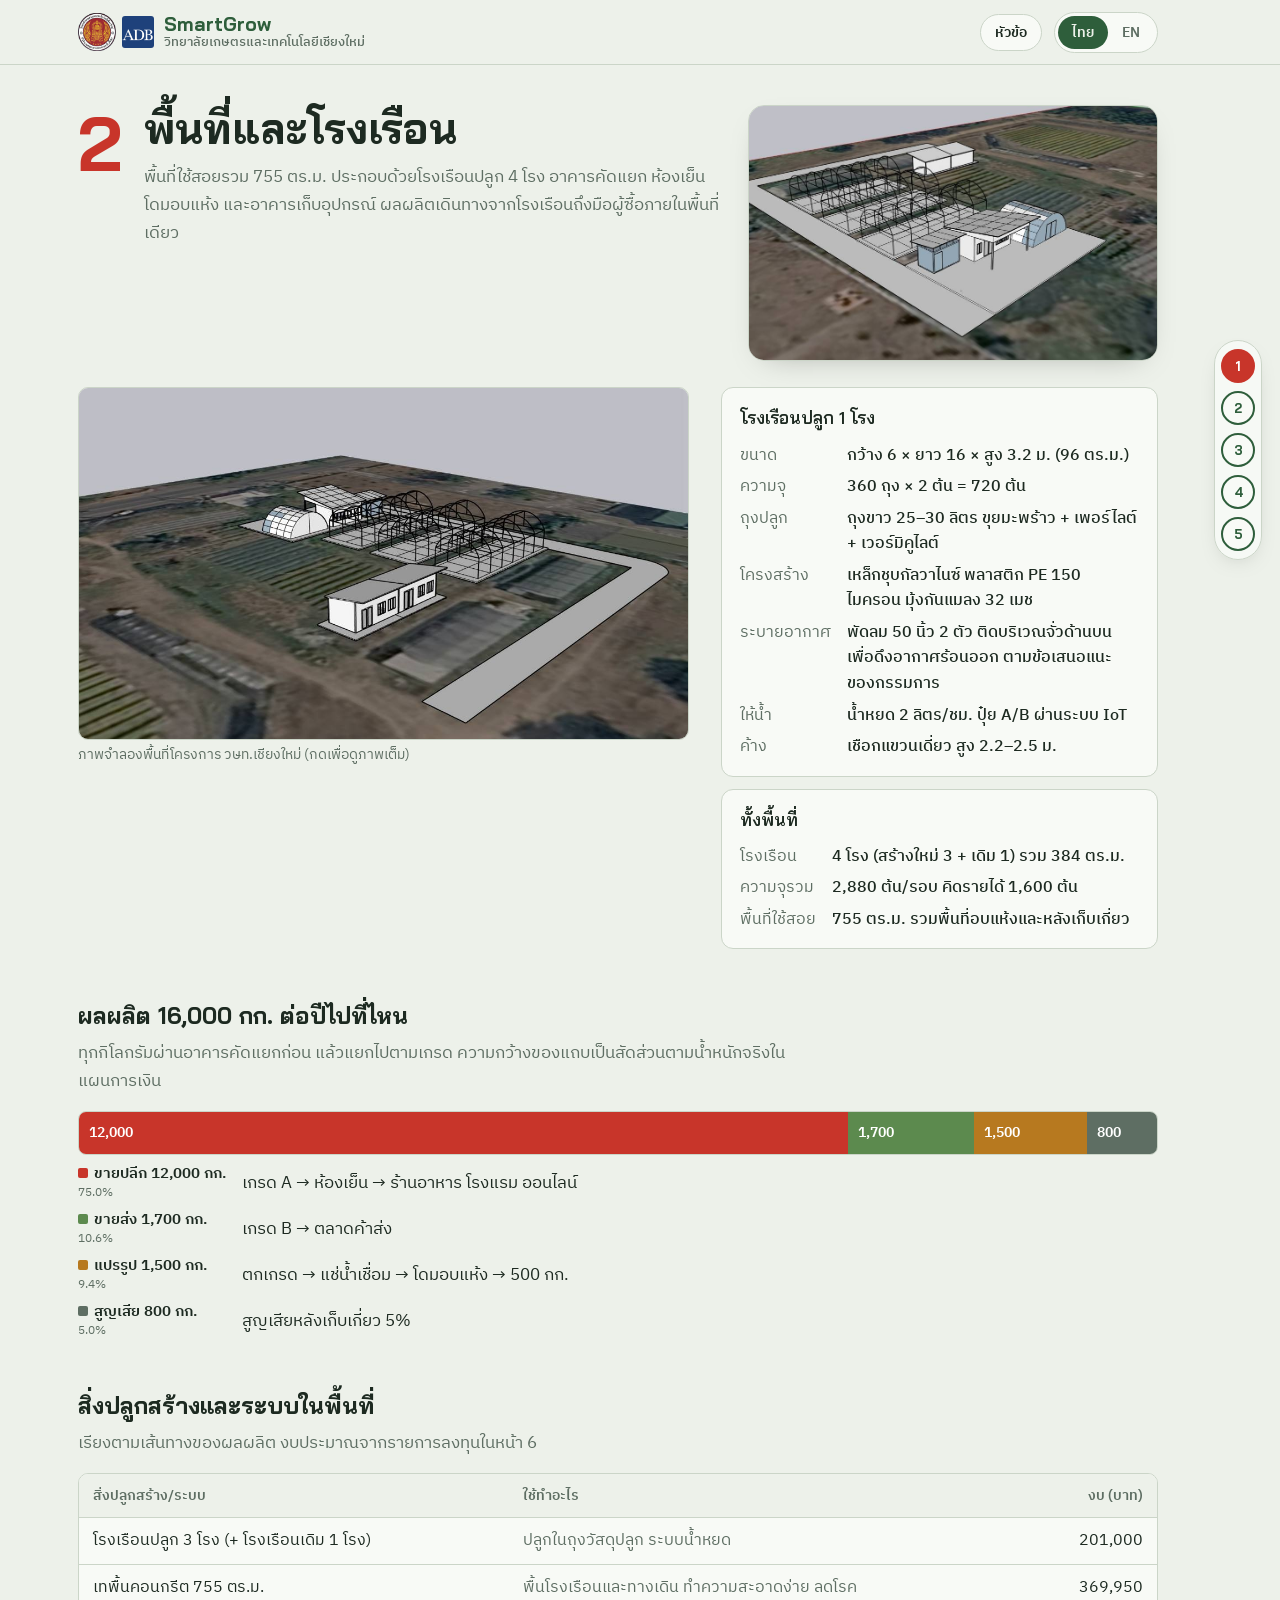
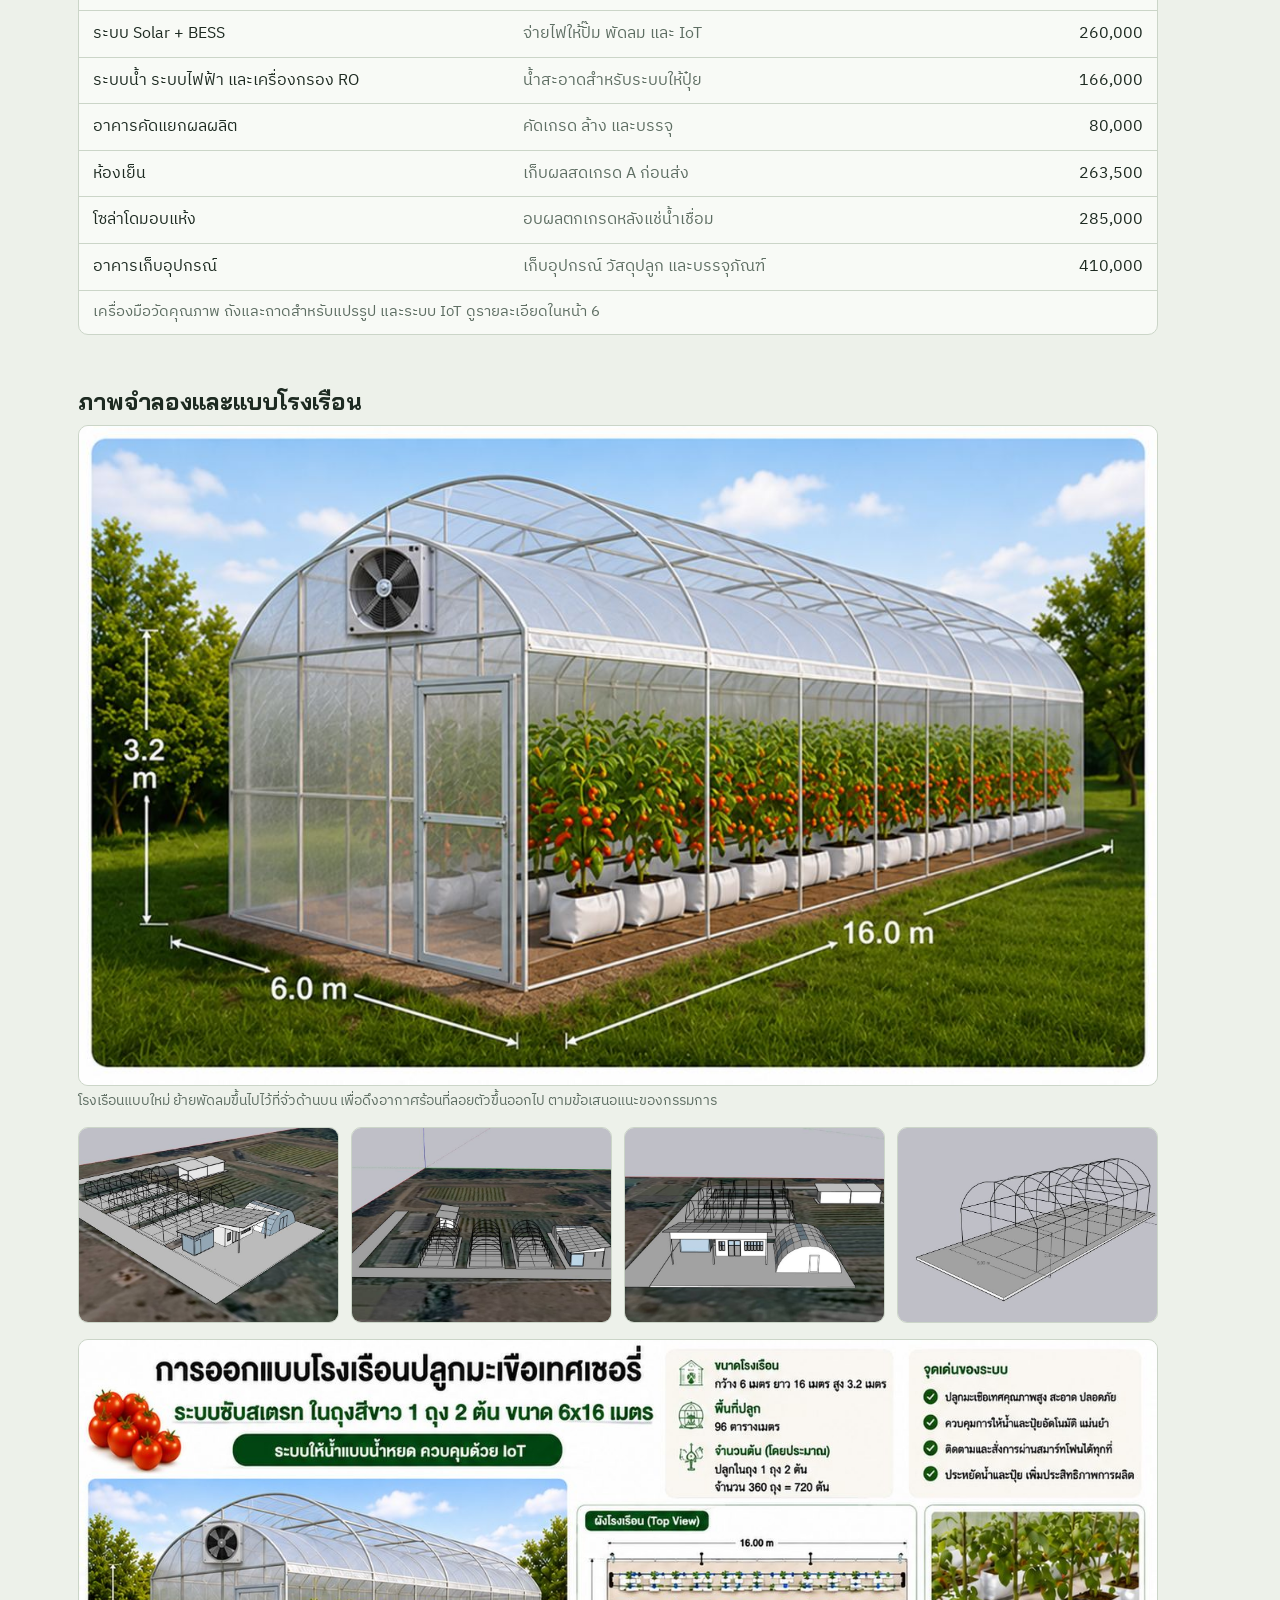
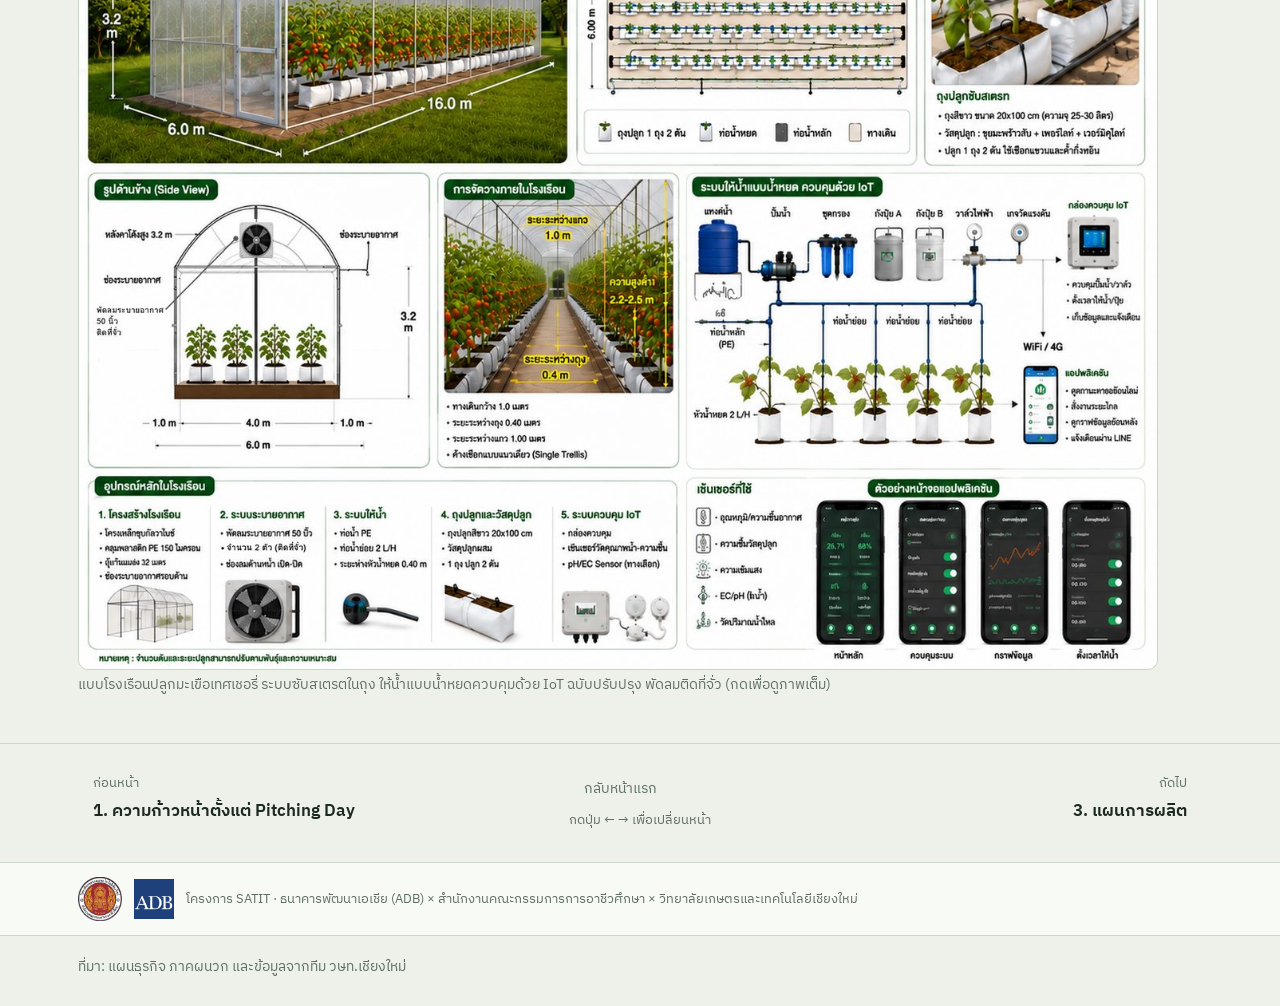
<file: 02-site.html>
<!DOCTYPE html>
<html lang="th">
<head>
<meta charset="utf-8">
<meta name="viewport" content="width=device-width, initial-scale=1">
<title>2. พื้นที่และโรงเรือน · SmartGrow</title>
<link rel="preconnect" href="https://fonts.googleapis.com">
<link rel="preconnect" href="https://fonts.gstatic.com" crossorigin>
<link href="https://fonts.googleapis.com/css2?family=Bai+Jamjuree:wght@500;600;700&family=IBM+Plex+Sans+Thai:wght@400;500;600&display=swap" rel="stylesheet">
<link rel="stylesheet" href="assets/style.css">
<style>
.facil td.r{width:9em}
.flowrow{display:grid;grid-template-columns:150px minmax(0,1fr);gap:14px;align-items:center;margin:10px 0}
.flowrow .lbl{font-size:14.5px;font-weight:600;line-height:1.35}
.flowrow .lbl small{display:block;font-weight:400;color:var(--muted)}
.renders{display:grid;grid-template-columns:repeat(4,minmax(0,1fr));gap:12px}
@media (max-width:980px){.renders{grid-template-columns:repeat(2,minmax(0,1fr))}}
</style>
</head>
<body data-page="2" data-art="img:site-render1">
<main class="wrap">
  <div class="page-head">
    <span class="big">2</span>
    <h1 data-i18n="h1">พื้นที่และโรงเรือน</h1>
    <p data-i18n="lead">พื้นที่ใช้สอยรวม 755 ตร.ม. ประกอบด้วยโรงเรือนปลูก 4 โรง อาคารคัดแยก ห้องเย็น โดมอบแห้ง และอาคารเก็บอุปกรณ์ ผลผลิตเดินทางจากโรงเรือนถึงมือผู้ซื้อภายในพื้นที่เดียว</p>
  </div>

  <section class="block split-60" aria-label="Site">
    <figure class="ph"><a href="img/site-aerial.jpg" target="_blank" rel="noopener"><img src="img/site-aerial.jpg" alt="" id="aerial"></a><figcaption data-i18n="capAerial">ภาพจำลองพื้นที่โครงการ วษท.เชียงใหม่ (กดเพื่อดูภาพเต็ม)</figcaption></figure>
    <div id="spec"></div>
  </section>

  <section class="block" aria-labelledby="flow-h">
    <h2 id="flow-h" data-i18n="flowH">ผลผลิต 16,000 กก. ต่อปีไปที่ไหน</h2>
    <p class="intro" data-i18n="flowIntro">ทุกกิโลกรัมผ่านอาคารคัดแยกก่อน แล้วแยกไปตามเกรด ความกว้างของแถบเป็นสัดส่วนตามน้ำหนักจริงในแผนการเงิน</p>
    <div id="flow"></div>
  </section>

  <section class="block" aria-labelledby="fac-h">
    <h2 id="fac-h" data-i18n="facH">สิ่งปลูกสร้างและระบบในพื้นที่</h2>
    <p class="intro" data-i18n="facIntro">เรียงตามเส้นทางของผลผลิต งบประมาณจากรายการลงทุนในหน้า 6</p>
    <div class="tbl-wrap"><table class="data facil" id="facil"></table></div>
  </section>

  <section class="block" aria-labelledby="ren-h">
    <h2 id="ren-h" data-i18n="renH">ภาพจำลองและแบบโรงเรือน</h2>
    <figure class="ph" style="margin-bottom:16px"><a href="img/gh-render-fan.jpg" target="_blank" rel="noopener"><img src="img/gh-render-fan.jpg" alt="" id="fanimg"></a><figcaption data-i18n="capFan">โรงเรือนแบบใหม่ ย้ายพัดลมขึ้นไปไว้ที่จั่วด้านบน เพื่อดึงอากาศร้อนที่ลอยตัวขึ้นออกไป ตามข้อเสนอแนะของกรรมการ</figcaption></figure>
    <div class="renders">
      <figure class="ph crop"><a href="img/site-render1.jpg" target="_blank" rel="noopener"><img src="img/site-render1.jpg" alt=""></a></figure>
      <figure class="ph crop"><a href="img/site-render2.jpg" target="_blank" rel="noopener"><img src="img/site-render2.jpg" alt=""></a></figure>
      <figure class="ph crop"><a href="img/site-render3.jpg" target="_blank" rel="noopener"><img src="img/site-render3.jpg" alt=""></a></figure>
      <figure class="ph crop"><a href="img/site-frame.jpg" target="_blank" rel="noopener"><img src="img/site-frame.jpg" alt=""></a></figure>
    </div>
    <figure class="ph" style="margin-top:16px"><a href="img/gh-design.jpg" target="_blank" rel="noopener"><img src="img/gh-design.jpg" alt="" id="ghimg"></a><figcaption data-i18n="capDesign">แบบโรงเรือนปลูกมะเขือเทศเชอรี่ ระบบซับสเตรตในถุง ให้น้ำแบบน้ำหยดควบคุมด้วย IoT ฉบับปรับปรุง พัดลมติดที่จั่ว (กดเพื่อดูภาพเต็ม)</figcaption></figure>
  </section>
</main>
<footer><div class="wrap"><span data-i18n="foot">ที่มา: แผนธุรกิจ ภาคผนวก และข้อมูลจากทีม วษท.เชียงใหม่</span></div></footer>
<script>
window.PAGE_EN={h1:"Site and greenhouses",lead:"A 755 m² site holds four growing houses, a grading building, a cold room, a solar drying dome and an equipment store. Fruit moves from greenhouse to buyer within one site.",
 capAerial:"Rendering of the project site at Chiang Mai College (select to enlarge)",flowH:"Where the 16,000 kg a year goes",flowIntro:"Every kilogram passes through the grading building first, then splits by grade. Bar widths follow the weights in the financial plan.",
 facH:"Buildings and systems on site",facIntro:"Listed along the path the fruit takes. Budgets from the investment list on page 6.",renH:"Renderings and greenhouse design",
 capDesign:"Cherry tomato greenhouse design: substrate grow bags, IoT-controlled drip irrigation. Revised with the fan at the gable (select to enlarge)",foot:"Sources: business plan, appendix and Chiang Mai College team",capFan:"Revised greenhouse: the fan now sits high on the gable to pull out rising hot air, as the panel advised"};
function render(){
  const t=SG.t,f=SG.fmt;
  document.getElementById("aerial").alt=t("ภาพจำลองมุมสูงของพื้นที่โครงการ","Aerial rendering of the project site");
  document.getElementById("fanimg").alt=t("ภาพโรงเรือนแบบใหม่ พัดลมติดที่จั่ว","Revised greenhouse with gable-mounted fan");
  document.getElementById("ghimg").alt=t("อินโฟกราฟิกแบบโรงเรือน","Greenhouse design infographic");
  document.querySelectorAll(".renders img").forEach(i=>i.alt=t("ภาพจำลองพื้นที่โครงการ","Project site rendering"));
  document.getElementById("spec").innerHTML=`
   <div class="card">
    <h3>${t("โรงเรือนปลูก 1 โรง","One growing house")}</h3>
    <dl class="spec" style="margin-top:10px">
     <dt>${t("ขนาด","Size")}</dt><dd>${t("กว้าง 6 × ยาว 16 × สูง 3.2 ม. (96 ตร.ม.)","6 × 16 m, 3.2 m high (96 m²)")}</dd>
     <dt>${t("ความจุ","Capacity")}</dt><dd>${t("360 ถุง × 2 ต้น = 720 ต้น","360 bags × 2 plants = 720 plants")}</dd>
     <dt>${t("ถุงปลูก","Grow bag")}</dt><dd>${t("ถุงขาว 25–30 ลิตร ขุยมะพร้าว + เพอร์ไลต์ + เวอร์มิคูไลต์","White bag, 25–30 L, coir + perlite + vermiculite")}</dd>
     <dt>${t("โครงสร้าง","Structure")}</dt><dd>${t("เหล็กชุบกัลวาไนซ์ พลาสติก PE 150 ไมครอน มุ้งกันแมลง 32 เมช","Galvanised steel, 150 µm PE film, 32-mesh insect net")}</dd>
     <dt>${t("ระบายอากาศ","Ventilation")}</dt><dd>${t("พัดลม 50 นิ้ว 2 ตัว ติดบริเวณจั่วด้านบนเพื่อดึงอากาศร้อนออก ตามข้อเสนอแนะของกรรมการ","Two 50-inch fans mounted at the gable to extract hot air, as the panel advised")}</dd>
     <dt>${t("ให้น้ำ","Irrigation")}</dt><dd>${t("น้ำหยด 2 ลิตร/ชม. ปุ๋ย A/B ผ่านระบบ IoT","Drip 2 L/h, A/B fertiliser via IoT")}</dd>
     <dt>${t("ค้าง","Trellis")}</dt><dd>${t("เชือกแขวนเดี่ยว สูง 2.2–2.5 ม.","Single-string trellis, 2.2–2.5 m")}</dd>
    </dl>
   </div>
   <div class="card" style="margin-top:12px">
    <h3>${t("ทั้งพื้นที่","Whole site")}</h3>
    <dl class="spec" style="margin-top:10px">
     <dt>${t("โรงเรือน","Houses")}</dt><dd>${t("4 โรง (สร้างใหม่ 3 + เดิม 1) รวม 384 ตร.ม.","4 (3 new + 1 existing), 384 m² in total")}</dd>
     <dt>${t("ความจุรวม","Total capacity")}</dt><dd>${t("2,880 ต้น/รอบ คิดรายได้ 1,600 ต้น","2,880 plants/cycle; 1,600 counted for revenue")}</dd>
     <dt>${t("พื้นที่ใช้สอย","Site area")}</dt><dd>${t("755 ตร.ม. รวมพื้นที่อบแห้งและหลังเก็บเกี่ยว","755 m² including drying and post-harvest")}</dd>
    </dl>
   </div>`;
  const flows=[
   {c:"var(--tomato)",kg:12000,th:"ขายปลีก",en:"Retail",sth:"เกรด A → ห้องเย็น → ร้านอาหาร โรงแรม ออนไลน์",sen:"Grade A → cold room → restaurants, hotels, online"},
   {c:"#5C8A4E",kg:1700,th:"ขายส่ง",en:"Wholesale",sth:"เกรด B → ตลาดค้าส่ง",sen:"Grade B → wholesale market"},
   {c:"#B7791F",kg:1500,th:"แปรรูป",en:"Processing",sth:"ตกเกรด → แช่น้ำเชื่อม → โดมอบแห้ง → 500 กก.",sen:"Off-grade → syrup soak → solar dome → 500 kg"},
   {c:"var(--muted)",kg:800,th:"สูญเสีย",en:"Loss",sth:"สูญเสียหลังเก็บเกี่ยว 5%",sen:"Post-harvest loss 5%"}];
  document.getElementById("flow").innerHTML=`<div class="flowbar" role="img" aria-label="${t("สัดส่วนผลผลิต","Output split")}">${flows.map(x=>`<div style="flex:${x.kg} 1 0;background:${x.c}">${f(x.kg)}</div>`).join("")}</div>`+
   flows.map(x=>`<div class="flowrow"><div class="lbl"><span style="display:inline-block;width:10px;height:10px;border-radius:2px;background:${x.c};margin-right:6px"></span>${t(x.th,x.en)} ${f(x.kg)} ${t("กก.","kg")} <small>${(x.kg/160).toFixed(1)}%</small></div><div>${t(x.sth,x.sen)}</div></div>`).join("");
  const F=[
   [t("โรงเรือนปลูก 3 โรง (+ โรงเรือนเดิม 1 โรง)","3 growing houses (+ 1 existing)"),t("ปลูกในถุงวัสดุปลูก ระบบน้ำหยด","Grow bags with drip irrigation"),201000],
   [t("เทพื้นคอนกรีต 755 ตร.ม.","Concrete floor, 755 m²"),t("พื้นโรงเรือนและทางเดิน ทำความสะอาดง่าย ลดโรค","Greenhouse floors and paths; easy to clean"),369950],
   [t("ระบบ Solar + BESS","Solar + battery storage"),t("จ่ายไฟให้ปั๊ม พัดลม และ IoT","Powers pumps, fans and IoT"),260000],
   [t("ระบบน้ำ ระบบไฟฟ้า และเครื่องกรอง RO","Water, electrical and RO filter"),t("น้ำสะอาดสำหรับระบบให้ปุ๋ย","Clean water for fertigation"),166000],
   [t("อาคารคัดแยกผลผลิต","Grading building"),t("คัดเกรด ล้าง และบรรจุ","Grading, cleaning, packing"),80000],
   [t("ห้องเย็น","Cold room"),t("เก็บผลสดเกรด A ก่อนส่ง","Holds grade-A fruit before delivery"),263500],
   [t("โซล่าโดมอบแห้ง","Solar drying dome"),t("อบผลตกเกรดหลังแช่น้ำเชื่อม","Dries off-grade fruit after syrup soak"),285000],
   [t("อาคารเก็บอุปกรณ์","Equipment store"),t("เก็บอุปกรณ์ วัสดุปลูก และบรรจุภัณฑ์","Tools, substrate and packaging"),410000]];
  document.getElementById("facil").innerHTML=`<thead><tr><th>${t("สิ่งปลูกสร้าง/ระบบ","Building / system")}</th><th>${t("ใช้ทำอะไร","Purpose")}</th><th class="r">${t("งบ (บาท)","Budget (THB)")}</th></tr></thead><tbody>`+
   F.map(r=>`<tr><td>${r[0]}</td><td class="muted">${r[1]}</td><td class="r">${f(r[2])}</td></tr>`).join("")+
   `<tr class="sub"><td colspan="3">${t("เครื่องมือวัดคุณภาพ ถังและถาดสำหรับแปรรูป และระบบ IoT ดูรายละเอียดในหน้า 6","Quality instruments, processing tanks and trays, and IoT are itemised on page 6")}</td></tr></tbody>`;
}
window.onLang=render;
</script>
<script src="assets/site.js"></script>
</body>
</html>
</file>
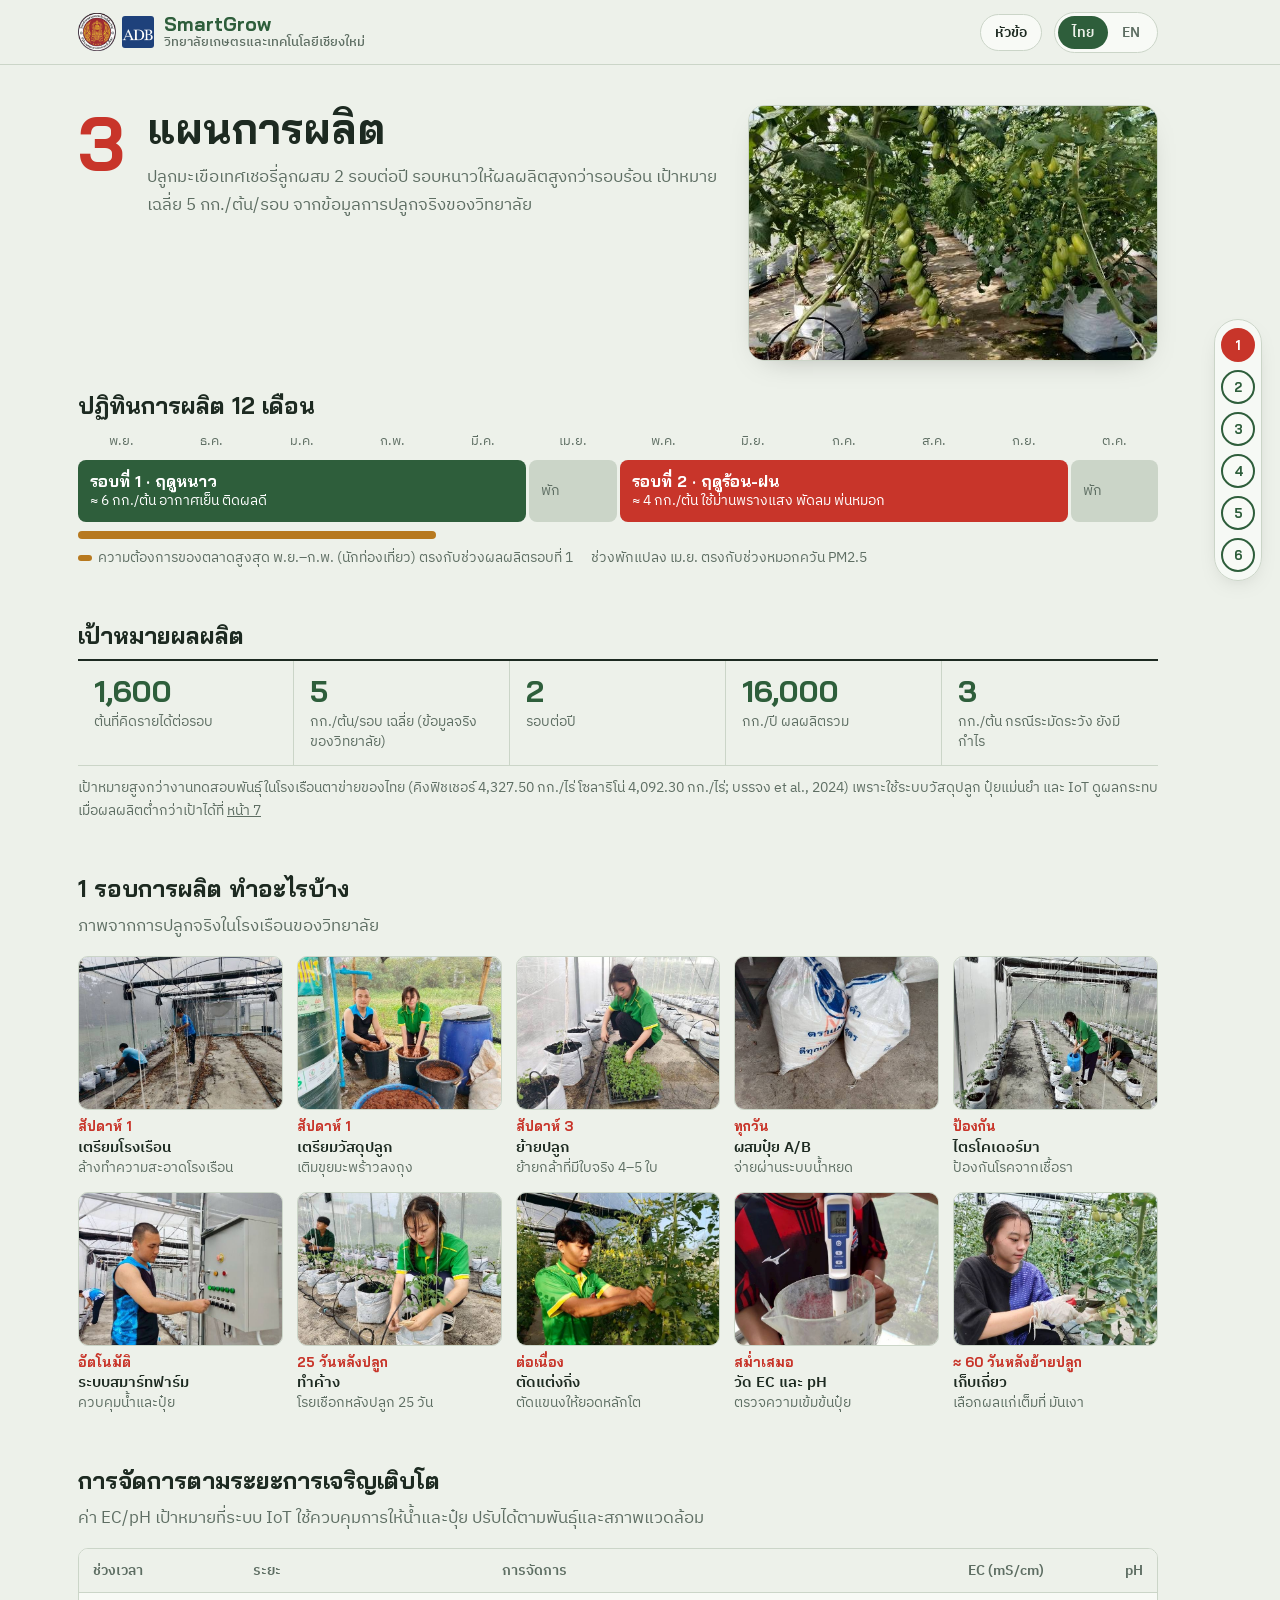
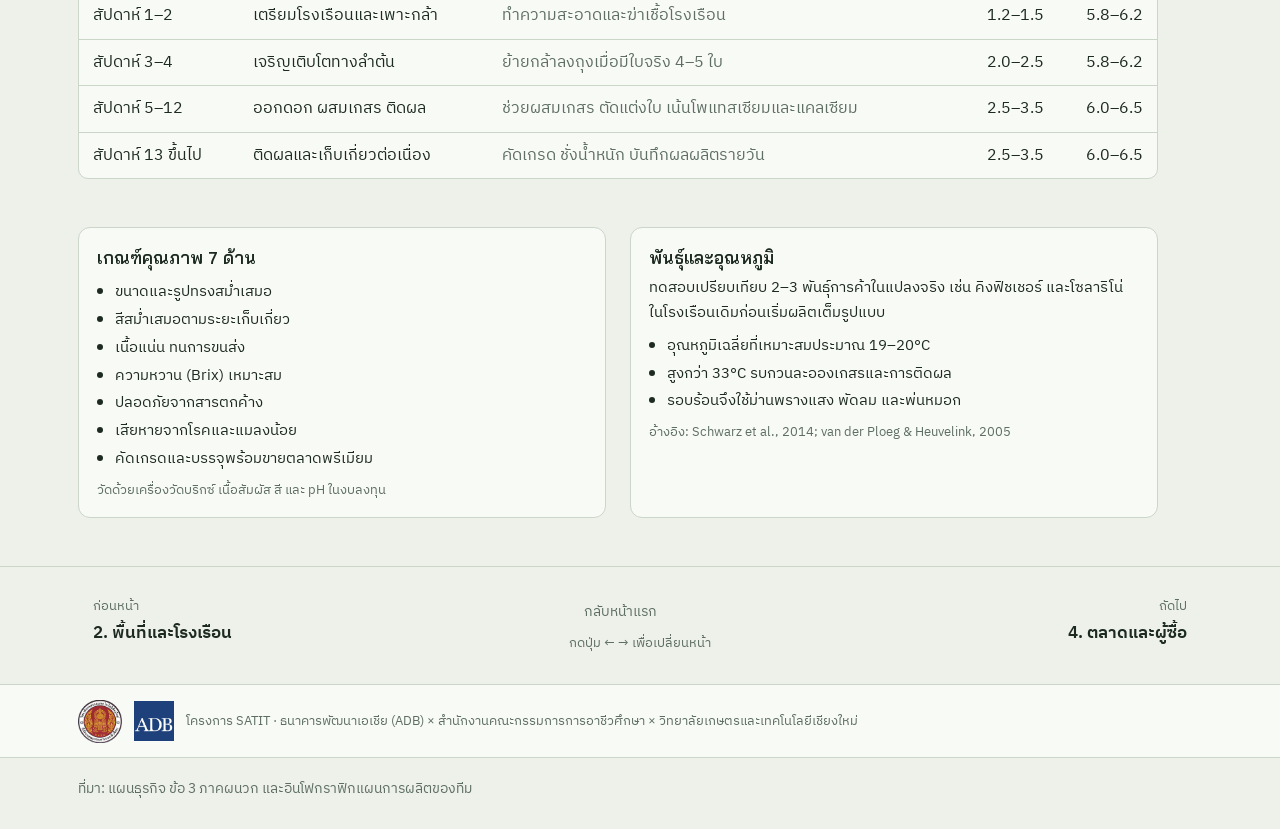
<file: 03-production.html>
<!DOCTYPE html>
<html lang="th">
<head>
<meta charset="utf-8">
<meta name="viewport" content="width=device-width, initial-scale=1">
<title>3. แผนการผลิต · SmartGrow</title>
<link rel="preconnect" href="https://fonts.googleapis.com">
<link rel="preconnect" href="https://fonts.gstatic.com" crossorigin>
<link href="https://fonts.googleapis.com/css2?family=Bai+Jamjuree:wght@500;600;700&family=IBM+Plex+Sans+Thai:wght@400;500;600&display=swap" rel="stylesheet">
<link rel="stylesheet" href="assets/style.css">
<style>
.cal{display:grid;grid-template-columns:repeat(12,minmax(0,1fr));gap:3px;margin-top:6px}
.cal .m{font-size:13px;color:var(--muted);text-align:center;padding-bottom:4px}
.cal .bar{grid-row:2;height:62px;border-radius:8px;display:flex;flex-direction:column;justify-content:center;padding:0 12px;color:#fff;font-size:14px;line-height:1.3;overflow:hidden}
.cal .bar b{font-family:var(--font-display);font-size:16px}
.cal .rest{background:var(--line);color:var(--muted)}
.cal .peak{grid-row:3;height:8px;border-radius:4px;background:var(--warn);margin-top:6px}
.cal-note{font-size:13.5px;color:var(--muted);margin-top:8px;display:flex;gap:18px;flex-wrap:wrap}
.cal-note i{display:inline-block;width:14px;height:6px;border-radius:3px;margin-right:6px;vertical-align:middle}
.steps{display:grid;grid-template-columns:repeat(5,minmax(0,1fr));gap:14px;counter-reset:s}
.steps figure figcaption b{display:block;color:var(--ink);font-weight:600;font-size:14.5px}
.steps figure figcaption .d{font-family:var(--font-display);font-weight:700;color:var(--tomato);font-size:13.5px}
table.data td.ec{white-space:nowrap;font-variant-numeric:tabular-nums}
@media (max-width:980px){.steps{grid-template-columns:repeat(3,minmax(0,1fr))}}
@media (max-width:640px){.steps{grid-template-columns:repeat(2,minmax(0,1fr))}.cal .bar{font-size:12px;padding:0 6px}}
</style>
</head>
<body data-page="3" data-art="img:fruit-truss">
<main class="wrap">
  <div class="page-head">
    <span class="big">3</span>
    <h1 data-i18n="h1">แผนการผลิต</h1>
    <p data-i18n="lead">ปลูกมะเขือเทศเชอรี่ลูกผสม 2 รอบต่อปี รอบหนาวให้ผลผลิตสูงกว่ารอบร้อน เป้าหมายเฉลี่ย 5 กก./ต้น/รอบ จากข้อมูลการปลูกจริงของวิทยาลัย</p>
  </div>

  <section class="block" aria-labelledby="cal-h">
    <h2 id="cal-h" data-i18n="calH">ปฏิทินการผลิต 12 เดือน</h2>
    <div class="cal" id="cal"></div>
    <div class="cal-note" id="calnote"></div>
  </section>

  <section class="block" aria-labelledby="y-h">
    <h2 id="y-h" data-i18n="yH">เป้าหมายผลผลิต</h2>
    <div class="kpis" id="ykpi"></div>
    <p class="note" id="ynote"></p>
  </section>

  <section class="block" aria-labelledby="st-h">
    <h2 id="st-h" data-i18n="stH">1 รอบการผลิต ทำอะไรบ้าง</h2>
    <p class="intro" data-i18n="stIntro">ภาพจากการปลูกจริงในโรงเรือนของวิทยาลัย</p>
    <div class="steps" id="steps"></div>
  </section>

  <section class="block" aria-labelledby="ec-h">
    <h2 id="ec-h" data-i18n="ecH">การจัดการตามระยะการเจริญเติบโต</h2>
    <p class="intro" data-i18n="ecIntro">ค่า EC/pH เป้าหมายที่ระบบ IoT ใช้ควบคุมการให้น้ำและปุ๋ย ปรับได้ตามพันธุ์และสภาพแวดล้อม</p>
    <div class="tbl-wrap"><table class="data" id="ec"></table></div>
  </section>

  <section class="block g2" aria-label="Quality and varieties">
    <div class="card" id="quality"></div>
    <div class="card" id="variety"></div>
  </section>
</main>
<footer><div class="wrap"><span data-i18n="foot">ที่มา: แผนธุรกิจ ข้อ 3 ภาคผนวก และอินโฟกราฟิกแผนการผลิตของทีม</span></div></footer>
<script>
window.PAGE_EN={h1:"Production plan",lead:"Hybrid cherry tomatoes, two cycles a year. The cool cycle yields more than the hot one. Target average 5 kg per plant per cycle, based on the college's own harvests.",
 calH:"12-month production calendar",yH:"Yield targets",stH:"What happens in one cycle",stIntro:"Photos from the college's own greenhouse.",
 ecH:"Management by growth stage",ecIntro:"EC/pH targets the IoT system uses to run irrigation and fertiliser; adjusted to variety and conditions.",foot:"Sources: business plan section 3, appendix and the team's production infographic"};
function render(){
  const t=SG.t,f=SG.fmt;
  const months=t("พ.ย. ธ.ค. ม.ค. ก.พ. มี.ค. เม.ย. พ.ค. มิ.ย. ก.ค. ส.ค. ก.ย. ต.ค.","Nov Dec Jan Feb Mar Apr May Jun Jul Aug Sep Oct").split(" ");
  document.getElementById("cal").innerHTML=months.map(m=>`<div class="m">${m}</div>`).join("")+
   `<div class="bar" style="grid-column:1/6;background:var(--leaf)"><b>${t("รอบที่ 1 · ฤดูหนาว","Cycle 1 · cool season")}</b>${t("≈ 6 กก./ต้น อากาศเย็น ติดผลดี","≈ 6 kg/plant; cool weather, good fruit set")}</div>`+
   `<div class="bar rest" style="grid-column:6/7">${t("พัก","Rest")}</div>`+
   `<div class="bar" style="grid-column:7/12;background:var(--tomato)"><b>${t("รอบที่ 2 · ฤดูร้อน-ฝน","Cycle 2 · hot and wet")}</b>${t("≈ 4 กก./ต้น ใช้ม่านพรางแสง พัดลม พ่นหมอก","≈ 4 kg/plant; shade screen, fans, misting")}</div>`+
   `<div class="bar rest" style="grid-column:12/13">${t("พัก","Rest")}</div>`+
   `<div class="peak" style="grid-column:1/5"></div>`;
  document.getElementById("calnote").innerHTML=`<span><i style="background:var(--warn)"></i>${t("ความต้องการของตลาดสูงสุด พ.ย.–ก.พ. (นักท่องเที่ยว) ตรงกับช่วงผลผลิตรอบที่ 1","Market demand peaks Nov–Feb (tourist season), matching cycle 1 harvests")}</span><span>${t("ช่วงพักแปลง เม.ย. ตรงกับช่วงหมอกควัน PM2.5","April rest period coincides with the PM2.5 haze season")}</span>`;
  document.getElementById("ykpi").innerHTML=[
   ["1,600",t("ต้นที่คิดรายได้ต่อรอบ","plants counted per cycle")],
   ["5",t("กก./ต้น/รอบ เฉลี่ย (ข้อมูลจริงของวิทยาลัย)","kg/plant/cycle average (college data)")],
   ["2",t("รอบต่อปี","cycles a year")],
   ["16,000",t("กก./ปี ผลผลิตรวม","kg/yr total output")],
   ["3",t("กก./ต้น กรณีระมัดระวัง ยังมีกำไร","kg/plant conservative case, still profitable")]].map(k=>`<div><b>${k[0]}</b><span>${k[1]}</span></div>`).join("");
  document.getElementById("ynote").innerHTML=t(`เป้าหมายสูงกว่างานทดสอบพันธุ์ในโรงเรือนตาข่ายของไทย (คิงฟิชเชอร์ 4,327.50 กก./ไร่ โซลาริโน่ 4,092.30 กก./ไร่; บรรจง et al., 2024) เพราะใช้ระบบวัสดุปลูก ปุ๋ยแม่นยำ และ IoT ดูผลกระทบเมื่อผลผลิตต่ำกว่าเป้าได้ที่ <a href="07-finance.html">หน้า 7</a>`,`The target is above Thai net-house variety trials (King Fisher 4,327.50 kg/rai, Solarino 4,092.30 kg/rai; Banjong et al., 2024) because of substrate culture, precision fertigation and IoT. See <a href="07-finance.html">page 7</a> for lower-yield scenarios.`);
  const S=[
   ["prep-clean",t("สัปดาห์ 1","Week 1"),t("เตรียมโรงเรือน","Prepare house"),t("ล้างทำความสะอาดโรงเรือน","Clean and wash the house")],
   ["prep-coir",t("สัปดาห์ 1","Week 1"),t("เตรียมวัสดุปลูก","Prepare substrate"),t("เติมขุยมะพร้าวลงถุง","Fill bags with coir")],
   ["transplant",t("สัปดาห์ 3","Week 3"),t("ย้ายปลูก","Transplant"),t("ย้ายกล้าที่มีใบจริง 4–5 ใบ","Seedlings with 4–5 true leaves")],
   ["fert-ab",t("ทุกวัน","Daily"),t("ผสมปุ๋ย A/B","Mix A/B fertiliser"),t("จ่ายผ่านระบบน้ำหยด","Delivered through drip")],
   ["trichoderma",t("ป้องกัน","Prevention"),t("ไตรโคเดอร์มา","Trichoderma"),t("ป้องกันโรคจากเชื้อรา","Controls fungal disease")],
   ["control-box",t("อัตโนมัติ","Automated"),t("ระบบสมาร์ทฟาร์ม","Smart-farm control"),t("ควบคุมน้ำและปุ๋ย","Runs water and fertiliser")],
   ["trellis",t("25 วันหลังปลูก","Day 25 after planting"),t("ทำค้าง","Trellising"),t("โรยเชือกหลังปลูก 25 วัน","String trellis 25 days after planting")],
   ["pruning",t("ต่อเนื่อง","Ongoing"),t("ตัดแต่งกิ่ง","Pruning"),t("ตัดแขนงให้ยอดหลักโต","Remove side shoots")],
   ["ec-meter",t("สม่ำเสมอ","Regularly"),t("วัด EC และ pH","Check EC and pH"),t("ตรวจความเข้มข้นปุ๋ย","Monitor nutrient strength")],
   ["harvest",t("≈ 60 วันหลังย้ายปลูก","≈ 60 days after transplant"),t("เก็บเกี่ยว","Harvest"),t("เลือกผลแก่เต็มที่ มันเงา","Pick fully ripe, glossy fruit")]];
  document.getElementById("steps").innerHTML=S.map(s=>`<figure class="ph crop"><img src="img/${s[0]}.jpg" alt="${s[2]}" loading="lazy"><figcaption><span class="d">${s[1]}</span><b>${s[2]}</b>${s[3]}</figcaption></figure>`).join("");
  const E=[
   [t("สัปดาห์ 1–2","Weeks 1–2"),t("เตรียมโรงเรือนและเพาะกล้า","Preparation and seedlings"),t("ทำความสะอาดและฆ่าเชื้อโรงเรือน","Clean and sanitise"),"1.2–1.5","5.8–6.2"],
   [t("สัปดาห์ 3–4","Weeks 3–4"),t("เจริญเติบโตทางลำต้น","Vegetative growth"),t("ย้ายกล้าลงถุงเมื่อมีใบจริง 4–5 ใบ","Transplant at 4–5 true leaves"),"2.0–2.5","5.8–6.2"],
   [t("สัปดาห์ 5–12","Weeks 5–12"),t("ออกดอก ผสมเกสร ติดผล","Flowering and fruit set"),t("ช่วยผสมเกสร ตัดแต่งใบ เน้นโพแทสเซียมและแคลเซียม","Assist pollination, prune leaves, more K and Ca"),"2.5–3.5","6.0–6.5"],
   [t("สัปดาห์ 13 ขึ้นไป","Week 13 onward"),t("ติดผลและเก็บเกี่ยวต่อเนื่อง","Continuous harvest"),t("คัดเกรด ชั่งน้ำหนัก บันทึกผลผลิตรายวัน","Grade, weigh, record daily yield"),"2.5–3.5","6.0–6.5"]];
  document.getElementById("ec").innerHTML=`<thead><tr><th>${t("ช่วงเวลา","Period")}</th><th>${t("ระยะ","Stage")}</th><th>${t("การจัดการ","Management")}</th><th class="r">EC (mS/cm)</th><th class="r">pH</th></tr></thead><tbody>`+
   E.map(r=>`<tr><td>${r[0]}</td><td>${r[1]}</td><td class="muted">${r[2]}</td><td class="r ec">${r[3]}</td><td class="r ec">${r[4]}</td></tr>`).join("")+"</tbody>";
  document.getElementById("quality").innerHTML=`<h3>${t("เกณฑ์คุณภาพ 7 ด้าน","Seven quality criteria")}</h3><ul>${[
   t("ขนาดและรูปทรงสม่ำเสมอ","Uniform size and shape"),t("สีสม่ำเสมอตามระยะเก็บเกี่ยว","Even colour at harvest stage"),t("เนื้อแน่น ทนการขนส่ง","Firm, travels well"),
   t("ความหวาน (Brix) เหมาะสม","Good sweetness (Brix)"),t("ปลอดภัยจากสารตกค้าง","Free of residues"),t("เสียหายจากโรคและแมลงน้อย","Minimal pest and disease damage"),t("คัดเกรดและบรรจุพร้อมขายตลาดพรีเมียม","Graded and packed for premium buyers")].map(x=>`<li>${x}</li>`).join("")}</ul>
   <p class="tag" style="margin-top:8px">${t("วัดด้วยเครื่องวัดบริกซ์ เนื้อสัมผัส สี และ pH ในงบลงทุน","Measured with Brix, texture, colour and pH meters in the budget")}</p>`;
  document.getElementById("variety").innerHTML=`<h3>${t("พันธุ์และอุณหภูมิ","Varieties and temperature")}</h3>
   <p>${t("ทดสอบเปรียบเทียบ 2–3 พันธุ์การค้าในแปลงจริง เช่น คิงฟิชเชอร์ และโซลาริโน่ ในโรงเรือนเดิมก่อนเริ่มผลิตเต็มรูปแบบ","Compare 2–3 commercial varieties such as King Fisher and Solarino in the existing house before full production.")}</p>
   <ul>
    <li>${t("อุณหภูมิเฉลี่ยที่เหมาะสมประมาณ 19–20°C","Optimal mean temperature about 19–20°C")}</li>
    <li>${t("สูงกว่า 33°C รบกวนละอองเกสรและการติดผล","Above 33°C harms pollen and fruit set")}</li>
    <li>${t("รอบร้อนจึงใช้ม่านพรางแสง พัดลม และพ่นหมอก","So the hot cycle uses shade screens, fans and misting")}</li>
   </ul>
   <p class="tag" style="margin-top:8px">${t("อ้างอิง: Schwarz et al., 2014; van der Ploeg & Heuvelink, 2005","Refs: Schwarz et al., 2014; van der Ploeg & Heuvelink, 2005")}</p>`;
}
window.onLang=render;
</script>
<script src="assets/site.js"></script>
</body>
</html>
</file>
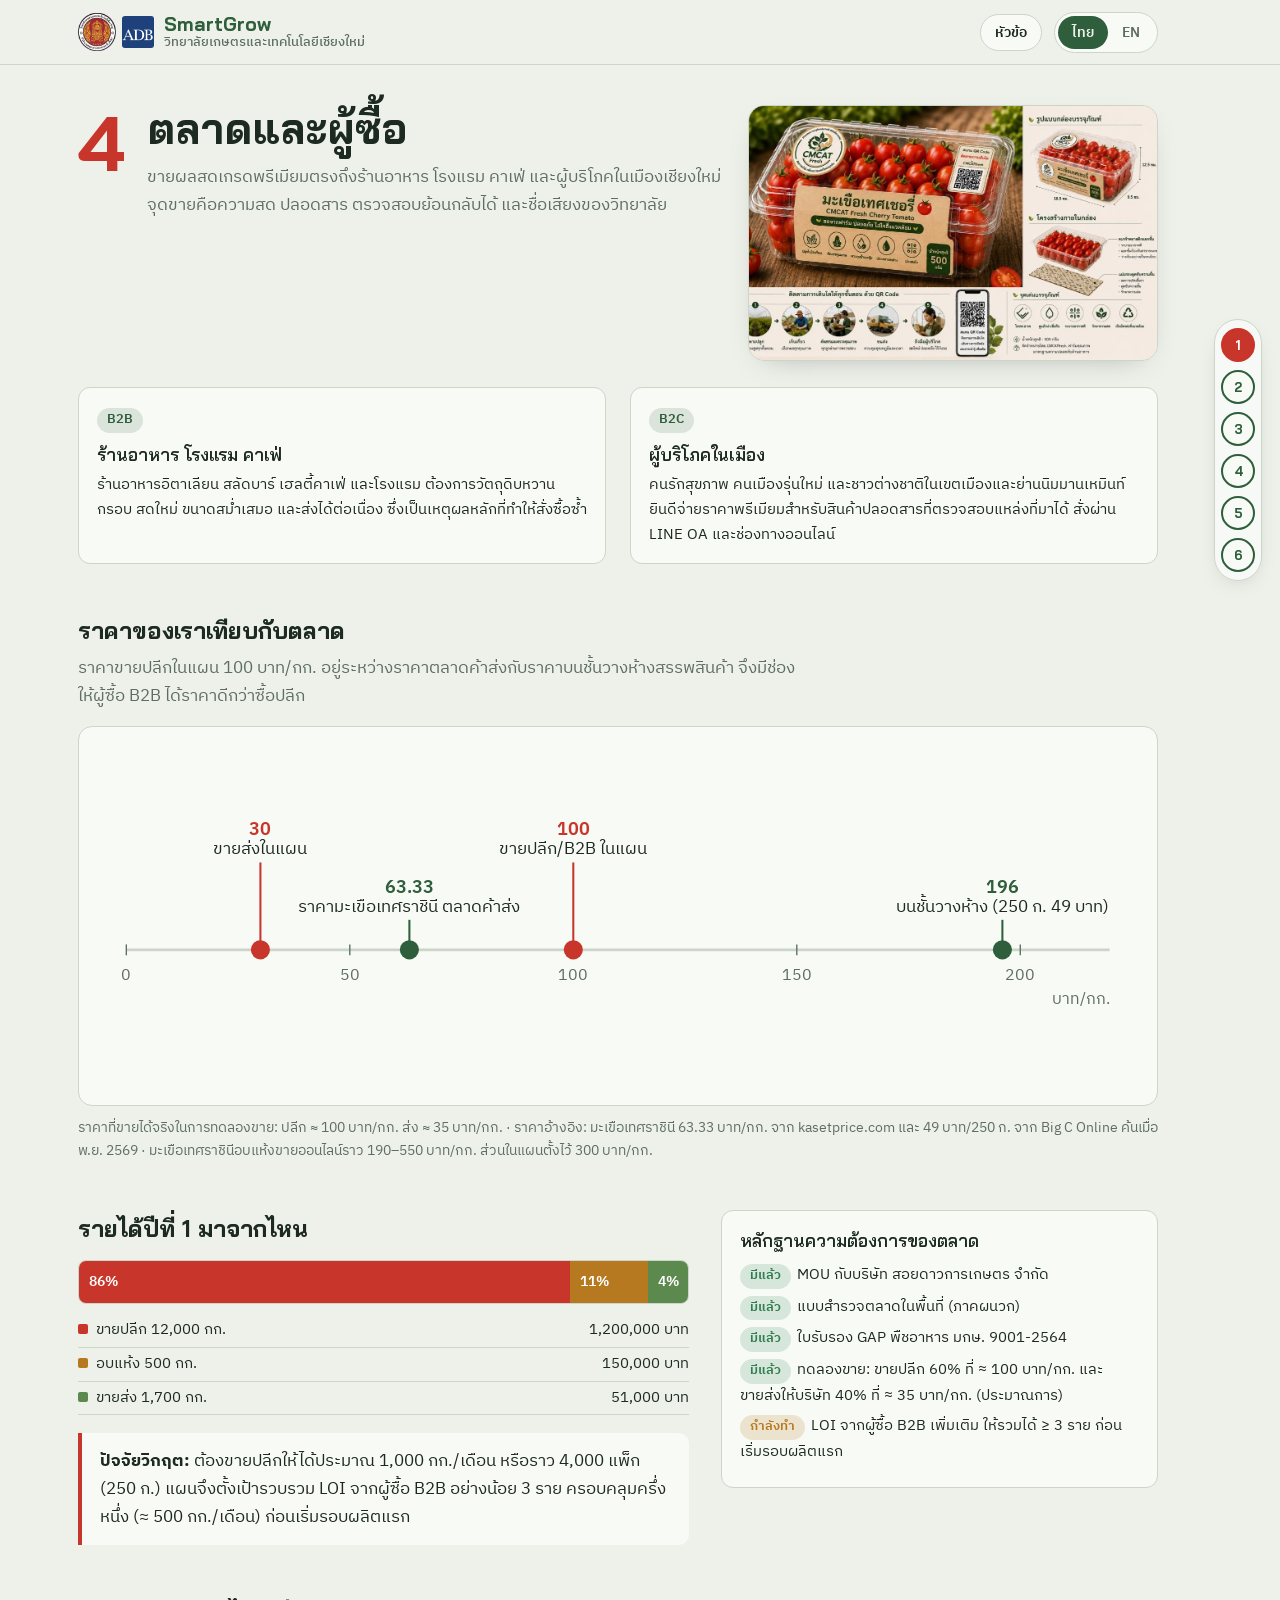
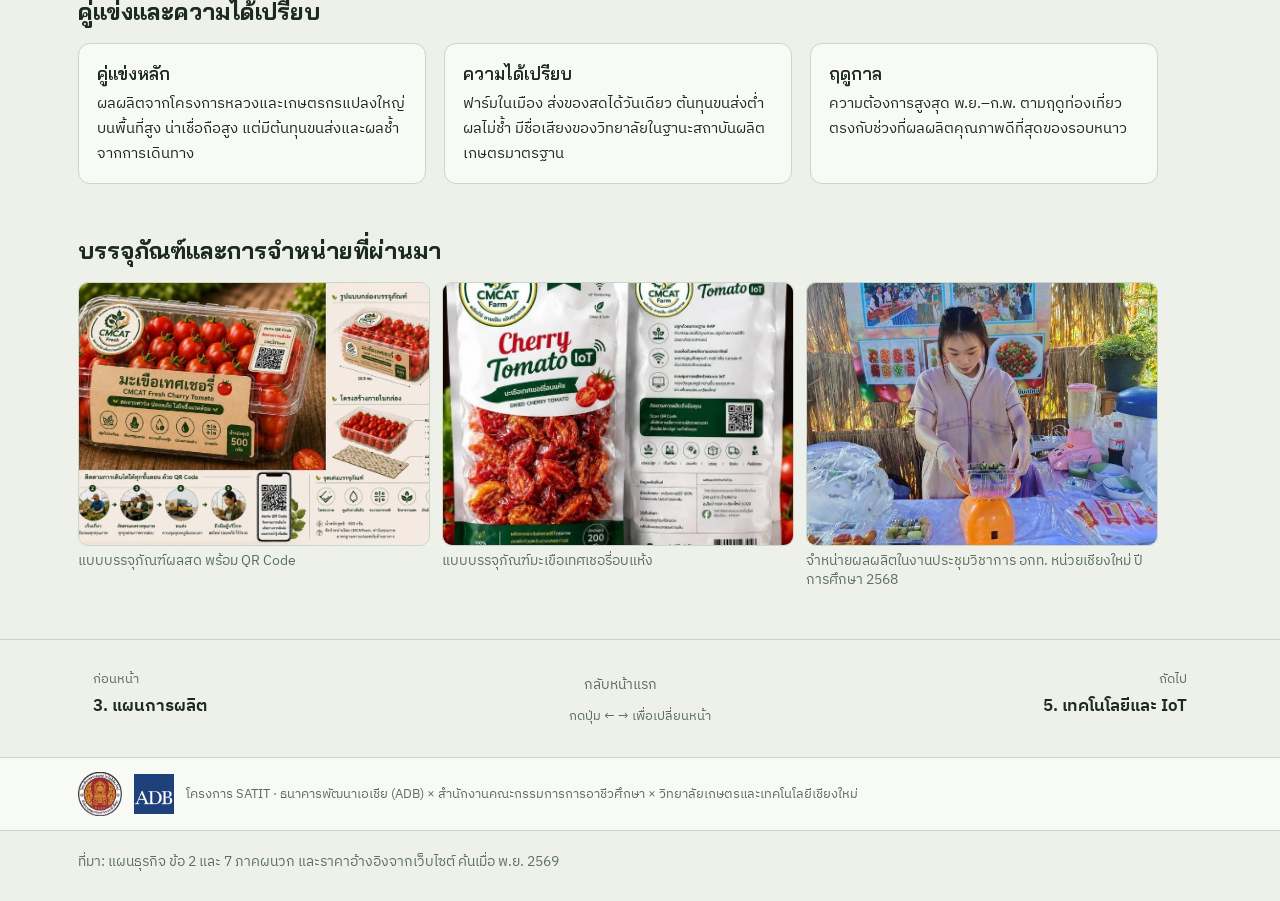
<file: 04-market.html>
<!DOCTYPE html>
<html lang="th">
<head>
<meta charset="utf-8">
<meta name="viewport" content="width=device-width, initial-scale=1">
<title>4. ตลาดและผู้ซื้อ · SmartGrow</title>
<link rel="preconnect" href="https://fonts.googleapis.com">
<link rel="preconnect" href="https://fonts.gstatic.com" crossorigin>
<link href="https://fonts.googleapis.com/css2?family=Bai+Jamjuree:wght@500;600;700&family=IBM+Plex+Sans+Thai:wght@400;500;600&display=swap" rel="stylesheet">
<link rel="stylesheet" href="assets/style.css">
<style>
.ladder{background:var(--surface);border:1px solid var(--line);border-radius:14px;padding:18px 20px}
.ladder svg{width:100%;height:auto;display:block}
.evid li{margin:6px 0}
.evid .pill{margin-right:6px}
.packs{display:grid;grid-template-columns:repeat(3,minmax(0,1fr));gap:12px}
@media (max-width:640px){.packs{grid-template-columns:1fr}}
</style>
</head>
<body data-page="4" data-art="img:pack-fresh">
<main class="wrap">
  <div class="page-head">
    <span class="big">4</span>
    <h1 data-i18n="h1">ตลาดและผู้ซื้อ</h1>
    <p data-i18n="lead">ขายผลสดเกรดพรีเมียมตรงถึงร้านอาหาร โรงแรม คาเฟ่ และผู้บริโภคในเมืองเชียงใหม่ จุดขายคือความสด ปลอดสาร ตรวจสอบย้อนกลับได้ และชื่อเสียงของวิทยาลัย</p>
  </div>

  <section class="block g2" aria-label="Customers" id="seg"></section>

  <section class="block" aria-labelledby="pr-h">
    <h2 id="pr-h" data-i18n="prH">ราคาของเราเทียบกับตลาด</h2>
    <p class="intro" data-i18n="prIntro">ราคาขายปลีกในแผน 100 บาท/กก. อยู่ระหว่างราคาตลาดค้าส่งกับราคาบนชั้นวางห้างสรรพสินค้า จึงมีช่องให้ผู้ซื้อ B2B ได้ราคาดีกว่าซื้อปลีก</p>
    <div class="ladder"><svg id="ladder" viewBox="0 0 760 250" role="img"></svg></div>
    <p class="note" id="prnote"></p>
  </section>

  <section class="block split-60" aria-label="Revenue and evidence">
    <div>
      <h2 style="font-size:23px" data-i18n="mixH">รายได้ปีที่ 1 มาจากไหน</h2>
      <div class="flowbar" style="margin-top:12px" id="mix"></div>
      <div id="mixl" style="margin-top:10px"></div>
      <div class="callout" style="margin-top:18px" id="risk"></div>
    </div>
    <div class="card">
      <h3 data-i18n="evH">หลักฐานความต้องการของตลาด</h3>
      <ul class="evid" id="evid" style="list-style:none;padding:0"></ul>
    </div>
  </section>

  <section class="block" aria-labelledby="cmp-h">
    <h2 id="cmp-h" data-i18n="cmpH">คู่แข่งและความได้เปรียบ</h2>
    <div class="g3" id="cmp" style="margin-top:12px"></div>
  </section>

  <section class="block" aria-labelledby="pk-h">
    <h2 id="pk-h" data-i18n="pkH">บรรจุภัณฑ์และการจำหน่ายที่ผ่านมา</h2>
    <div class="packs" style="margin-top:12px">
      <figure class="ph crop"><img src="img/pack-fresh.jpg" alt="" loading="lazy"><figcaption data-i18n="c1">แบบบรรจุภัณฑ์ผลสด พร้อม QR Code</figcaption></figure>
      <figure class="ph crop"><img src="img/pack-dried.jpg" alt="" loading="lazy"><figcaption data-i18n="c2">แบบบรรจุภัณฑ์มะเขือเทศเชอรี่อบแห้ง</figcaption></figure>
      <figure class="ph crop"><img src="img/event-sale.jpg" alt="" loading="lazy"><figcaption data-i18n="c3">จำหน่ายผลผลิตในงานประชุมวิชาการ อกท. หน่วยเชียงใหม่ ปีการศึกษา 2568</figcaption></figure>
    </div>
  </section>
</main>
<footer><div class="wrap"><span data-i18n="foot">ที่มา: แผนธุรกิจ ข้อ 2 และ 7 ภาคผนวก และราคาอ้างอิงจากเว็บไซต์ ค้นเมื่อ พ.ย. 2569</span></div></footer>
<script>
window.PAGE_EN={h1:"Market and buyers",lead:"Premium fresh fruit sold direct to restaurants, hotels, cafés and city consumers in Chiang Mai. The selling points are freshness, safety, traceability and the college's reputation.",
 prH:"Our prices against the market",prIntro:"The plan's THB 100/kg retail price sits between the wholesale market and supermarket shelf prices, leaving room for B2B buyers to pay less than retail.",
 mixH:"Where year-1 revenue comes from",evH:"Evidence of demand",cmpH:"Competitors and our advantage",pkH:"Packaging and past sales",
 c1:"Fresh-fruit pack design with QR code",c2:"Dried cherry tomato pack design",c3:"Selling produce at the FFT Chiang Mai unit conference, academic year 2025",
 foot:"Sources: business plan sections 2 and 7, appendix, and web price references checked Nov 2026"};
function render(){
  const t=SG.t,f=SG.fmt;
  document.getElementById("seg").innerHTML=`
   <div class="card"><span class="pill info">B2B</span><h3 style="margin-top:8px">${t("ร้านอาหาร โรงแรม คาเฟ่","Restaurants, hotels, cafés")}</h3>
    <p>${t("ร้านอาหารอิตาเลียน สลัดบาร์ เฮลตี้คาเฟ่ และโรงแรม ต้องการวัตถุดิบหวานกรอบ สดใหม่ ขนาดสม่ำเสมอ และส่งได้ต่อเนื่อง ซึ่งเป็นเหตุผลหลักที่ทำให้สั่งซื้อซ้ำ","Italian restaurants, salad bars, healthy cafés and hotels want sweet, crisp, fresh fruit of even size, delivered reliably: the main reasons they reorder.")}</p></div>
   <div class="card"><span class="pill info">B2C</span><h3 style="margin-top:8px">${t("ผู้บริโภคในเมือง","City consumers")}</h3>
    <p>${t("คนรักสุขภาพ คนเมืองรุ่นใหม่ และชาวต่างชาติในเขตเมืองและย่านนิมมานเหมินท์ ยินดีจ่ายราคาพรีเมียมสำหรับสินค้าปลอดสารที่ตรวจสอบแหล่งที่มาได้ สั่งผ่าน LINE OA และช่องทางออนไลน์","Health-conscious young urbanites and foreigners in the city and Nimman area pay a premium for safe, traceable produce, ordering via LINE OA and online.")}</p></div>`;
  // price ladder (THB/kg)
  const P=[
   {v:30,th:"ขายส่งในแผน",en:"Our wholesale",ours:1},
   {v:63.33,th:"ราคามะเขือเทศราชินี ตลาดค้าส่ง",en:"Queen tomato, wholesale market"},
   {v:100,th:"ขายปลีก/B2B ในแผน",en:"Our retail / B2B",ours:1},
   {v:196,th:"บนชั้นวางห้าง (250 ก. 49 บาท)",en:"Supermarket shelf (250 g, THB 49)"}];
  const svg=document.getElementById("ladder"),W=760,L=20,R=20,y0=150,max=220,x=v=>L+(W-L-R)*v/max;
  let g=`<line x1="${L}" x2="${W-R}" y1="${y0}" y2="${y0}" stroke="var(--line)" stroke-width="2"/>`;
  [0,50,100,150,200].forEach(v=>g+=`<line x1="${x(v)}" x2="${x(v)}" y1="${y0-4}" y2="${y0+4}" stroke="var(--muted)"/><text x="${x(v)}" y="${y0+22}" font-size="12" text-anchor="middle" fill="var(--muted)">${v}</text>`);
  g+=`<text x="${W-R}" y="${y0+40}" font-size="12" text-anchor="end" fill="var(--muted)">${t("บาท/กก.","THB/kg")}</text>`;
  P.forEach((p,i)=>{const up=i%2===0,yy=up?y0-70:y0-28,c=p.ours?"var(--tomato)":"var(--leaf)";
   g+=`<line x1="${x(p.v)}" x2="${x(p.v)}" y1="${yy+6}" y2="${y0}" stroke="${c}" stroke-width="1.5"/><circle cx="${x(p.v)}" cy="${y0}" r="7" fill="${c}"/>`+
   `<text x="${x(p.v)}" y="${yy-14}" font-size="13" font-weight="600" text-anchor="middle" fill="${c}">${f(p.v,p.v%1?2:0)}</text><text x="${x(p.v)}" y="${yy}" font-size="12.5" text-anchor="middle" fill="var(--ink)">${t(p.th,p.en)}</text>`});
  svg.innerHTML=g;svg.setAttribute("aria-label",t("แผนภาพเปรียบเทียบราคา","Price comparison chart"));
  document.getElementById("prnote").innerHTML=t("ราคาที่ขายได้จริงในการทดลองขาย: ปลีก ≈ 100 บาท/กก. ส่ง ≈ 35 บาท/กก. · ราคาอ้างอิง: มะเขือเทศราชินี 63.33 บาท/กก. จาก kasetprice.com และ 49 บาท/250 ก. จาก Big C Online ค้นเมื่อ พ.ย. 2569 · มะเขือเทศราชินีอบแห้งขายออนไลน์ราว 190–550 บาท/กก. ส่วนในแผนตั้งไว้ 300 บาท/กก.","Actual trial-sale prices: retail ≈ THB 100/kg, wholesale ≈ THB 35/kg. References: queen tomato THB 63.33/kg (kasetprice.com) and THB 49 per 250 g (Big C Online), checked Nov 2026. Dried queen tomatoes sell online for about THB 190–550/kg; the plan uses THB 300/kg.");
  const M=[{c:"var(--tomato)",v:1200000,th:"ขายปลีก 12,000 กก.",en:"Retail 12,000 kg"},{c:"#B7791F",v:150000,th:"อบแห้ง 500 กก.",en:"Dried 500 kg"},{c:"#5C8A4E",v:51000,th:"ขายส่ง 1,700 กก.",en:"Wholesale 1,700 kg"}];
  const T=1401000;
  document.getElementById("mix").innerHTML=M.map(m=>`<div style="flex:${m.v} 1 0;background:${m.c}">${(m.v/T*100).toFixed(0)}%</div>`).join("");
  document.getElementById("mixl").innerHTML=M.map(m=>`<div style="display:flex;justify-content:space-between;font-size:15px;padding:4px 0;border-bottom:1px solid var(--line)"><span><span style="display:inline-block;width:10px;height:10px;border-radius:2px;background:${m.c};margin-right:8px"></span>${t(m.th,m.en)}</span><span class="num">${f(m.v)} ${t("บาท","THB")}</span></div>`).join("");
  document.getElementById("risk").innerHTML=`<b>${t("ปัจจัยวิกฤต:","Critical factor:")}</b> ${t("ต้องขายปลีกให้ได้ประมาณ 1,000 กก./เดือน หรือราว 4,000 แพ็ก (250 ก.) แผนจึงตั้งเป้ารวบรวม LOI จากผู้ซื้อ B2B อย่างน้อย 3 ราย ครอบคลุมครึ่งหนึ่ง (≈ 500 กก./เดือน) ก่อนเริ่มรอบผลิตแรก","Retail sales must reach about 1,000 kg a month, roughly 4,000 packs of 250 g. The plan aims for LOIs from at least 3 B2B buyers covering half of that (≈ 500 kg/month) before the first cycle.")}`;
  document.getElementById("evid").innerHTML=[
   ["good",t("มีแล้ว","In hand"),t("MOU กับบริษัท สอยดาวการเกษตร จำกัด","MOU with Soi Dao Kan Kaset Co., Ltd.")],
   ["good",t("มีแล้ว","In hand"),t("แบบสำรวจตลาดในพื้นที่ (ภาคผนวก)","Local market survey (appendix)")],
   ["good",t("มีแล้ว","In hand"),t("ใบรับรอง GAP พืชอาหาร มกษ. 9001-2564","GAP certificate for food crops, TAS 9001-2564")],
   ["good",t("มีแล้ว","In hand"),t("ทดลองขาย: ขายปลีก 60% ที่ ≈ 100 บาท/กก. และขายส่งให้บริษัท 40% ที่ ≈ 35 บาท/กก. (ประมาณการ)","Trial sales: 60% retail at ≈ THB 100/kg and 40% wholesale to a company at ≈ THB 35/kg (estimates)")],
   ["warn",t("กำลังทำ","In progress"),t("LOI จากผู้ซื้อ B2B เพิ่มเติม ให้รวมได้ ≥ 3 ราย ก่อนเริ่มรอบผลิตแรก","More B2B buyer LOIs, ≥ 3 in total before the first cycle")]].map(e=>`<li><span class="pill ${e[0]}">${e[1]}</span>${e[2]}</li>`).join("");
  document.getElementById("cmp").innerHTML=`
   <div class="card"><h3>${t("คู่แข่งหลัก","Main competitors")}</h3><p>${t("ผลผลิตจากโครงการหลวงและเกษตรกรแปลงใหญ่บนพื้นที่สูง น่าเชื่อถือสูง แต่มีต้นทุนขนส่งและผลช้ำจากการเดินทาง","Royal Project and large highland growers: highly trusted, but with transport costs and bruising in transit.")}</p></div>
   <div class="card"><h3>${t("ความได้เปรียบ","Our advantage")}</h3><p>${t("ฟาร์มในเมือง ส่งของสดได้วันเดียว ต้นทุนขนส่งต่ำ ผลไม่ช้ำ มีชื่อเสียงของวิทยาลัยในฐานะสถาบันผลิตเกษตรมาตรฐาน","An in-town farm with same-day delivery, low transport cost, unbruised fruit, and the college's reputation for standards.")}</p></div>
   <div class="card"><h3>${t("ฤดูกาล","Seasonality")}</h3><p>${t("ความต้องการสูงสุด พ.ย.–ก.พ. ตามฤดูท่องเที่ยว ตรงกับช่วงที่ผลผลิตคุณภาพดีที่สุดของรอบหนาว","Demand peaks Nov–Feb with tourism, when the cool cycle gives its best fruit.")}</p></div>`;
  document.querySelectorAll(".packs img").forEach((im,i)=>im.alt=document.querySelectorAll(".packs figcaption")[i].textContent);
}
window.onLang=render;
</script>
<script src="assets/site.js"></script>
</body>
</html>
</file>
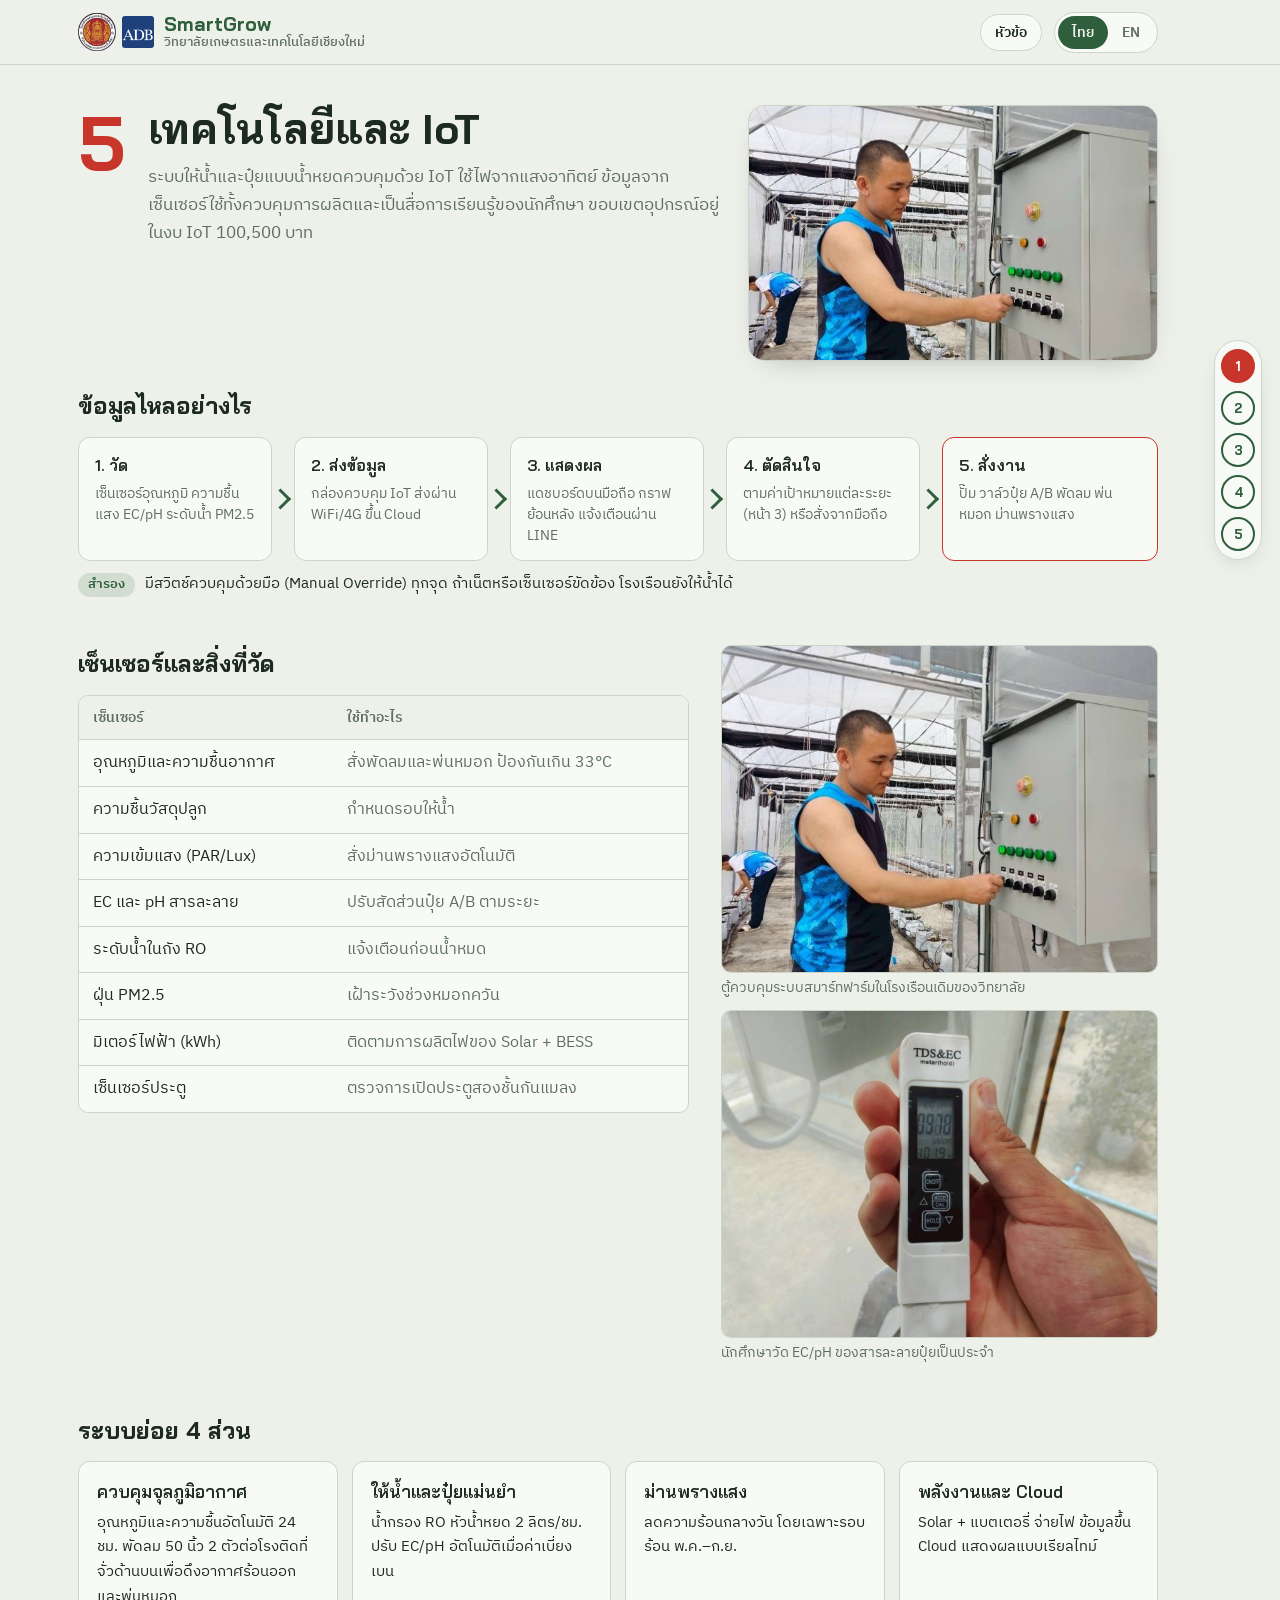
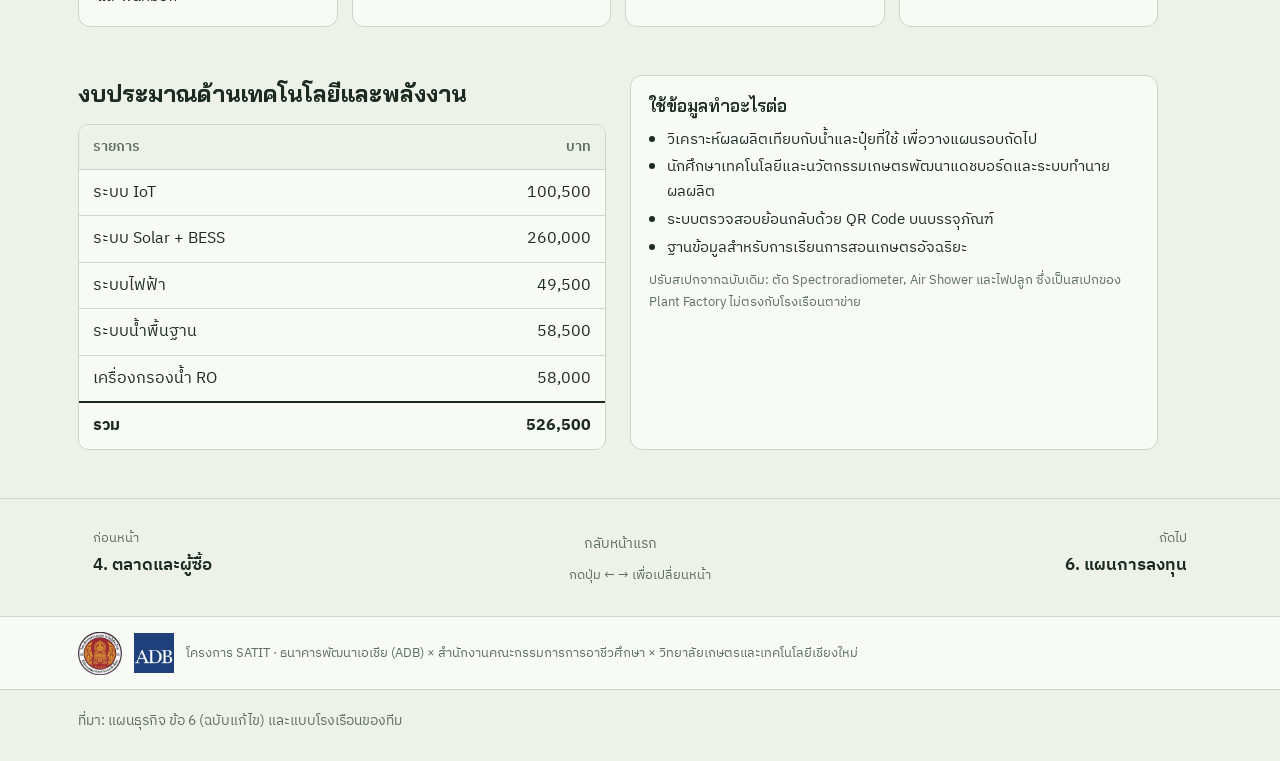
<file: 05-technology.html>
<!DOCTYPE html>
<html lang="th">
<head>
<meta charset="utf-8">
<meta name="viewport" content="width=device-width, initial-scale=1">
<title>5. เทคโนโลยีและ IoT · SmartGrow</title>
<link rel="preconnect" href="https://fonts.googleapis.com">
<link rel="preconnect" href="https://fonts.gstatic.com" crossorigin>
<link href="https://fonts.googleapis.com/css2?family=Bai+Jamjuree:wght@500;600;700&family=IBM+Plex+Sans+Thai:wght@400;500;600&display=swap" rel="stylesheet">
<link rel="stylesheet" href="assets/style.css">
<style>
.loop{display:grid;grid-template-columns:repeat(5,minmax(0,1fr));gap:0;align-items:stretch;margin-top:12px}
.loop .n{position:relative;background:var(--surface);border:1px solid var(--line);border-radius:12px;padding:14px 16px;margin-right:22px}
.loop .n:last-child{margin-right:0}
.loop .n:not(:last-child)::after{content:"";position:absolute;right:-17px;top:50%;width:12px;height:12px;border-top:3px solid var(--leaf);border-right:3px solid var(--leaf);transform:translateY(-50%) rotate(45deg)}
.loop .n h3{font-size:16px;font-weight:600}
.loop .n p{margin:4px 0 0;font-size:14px;color:var(--muted);line-height:1.5}
.loop .n.act{border-color:var(--tomato)}
.override{margin-top:12px;font-size:14.5px;display:flex;gap:10px;align-items:center}
.bud td.r{width:9em}
@media (max-width:980px){.loop{grid-template-columns:1fr}.loop .n{margin:0 0 18px}.loop .n:not(:last-child)::after{right:50%;top:auto;bottom:-15px;transform:translateX(50%) rotate(135deg)}}
</style>
</head>
<body data-page="5" data-art="img:control-box">
<main class="wrap">
  <div class="page-head">
    <span class="big">5</span>
    <h1 data-i18n="h1">เทคโนโลยีและ IoT</h1>
    <p data-i18n="lead">ระบบให้น้ำและปุ๋ยแบบน้ำหยดควบคุมด้วย IoT ใช้ไฟจากแสงอาทิตย์ ข้อมูลจากเซ็นเซอร์ใช้ทั้งควบคุมการผลิตและเป็นสื่อการเรียนรู้ของนักศึกษา ขอบเขตอุปกรณ์อยู่ในงบ IoT 100,500 บาท</p>
  </div>

  <section class="block" aria-labelledby="loop-h">
    <h2 id="loop-h" data-i18n="loopH">ข้อมูลไหลอย่างไร</h2>
    <div class="loop" id="loop"></div>
    <p class="override" id="ovr"></p>
  </section>

  <section class="block split-60" aria-label="Sensors">
    <div>
      <h2 style="font-size:23px;margin-bottom:12px" data-i18n="senH">เซ็นเซอร์และสิ่งที่วัด</h2>
      <div class="tbl-wrap"><table class="data" id="sens"></table></div>
    </div>
    <div style="display:flex;flex-direction:column;gap:12px">
      <figure class="ph crop"><img src="img/control-box.jpg" alt="" loading="lazy" id="i1"><figcaption data-i18n="c1">ตู้ควบคุมระบบสมาร์ทฟาร์มในโรงเรือนเดิมของวิทยาลัย</figcaption></figure>
      <figure class="ph crop"><img src="img/ph-meter.jpg" alt="" loading="lazy" id="i2"><figcaption data-i18n="c2">นักศึกษาวัด EC/pH ของสารละลายปุ๋ยเป็นประจำ</figcaption></figure>
    </div>
  </section>

  <section class="block" aria-labelledby="sub-h">
    <h2 id="sub-h" data-i18n="subH">ระบบย่อย 4 ส่วน</h2>
    <div class="g4" id="subs" style="margin-top:12px"></div>
  </section>

  <section class="block g2" aria-label="Budget and data use">
    <div>
      <h2 style="font-size:23px;margin-bottom:12px" data-i18n="budH">งบประมาณด้านเทคโนโลยีและพลังงาน</h2>
      <div class="tbl-wrap"><table class="data bud" id="bud"></table></div>
    </div>
    <div class="card" id="use"></div>
  </section>
</main>
<footer><div class="wrap"><span data-i18n="foot">ที่มา: แผนธุรกิจ ข้อ 6 (ฉบับแก้ไข) และแบบโรงเรือนของทีม</span></div></footer>
<script>
window.PAGE_EN={h1:"Technology and IoT",lead:"Drip fertigation controlled by IoT and powered by solar. Sensor data both runs production and gives students material to learn from. Devices fit within the THB 100,500 IoT budget.",
 loopH:"How the data flows",senH:"Sensors and what they measure",subH:"Four subsystems",budH:"Technology and energy budget",
 c1:"Smart-farm control box in the college's existing greenhouse",c2:"Students check EC/pH of the nutrient solution regularly",foot:"Sources: business plan section 6 (revised) and the team's greenhouse design"};
function render(){
  const t=SG.t,f=SG.fmt;
  document.getElementById("i1").alt=t("ตู้ควบคุม","Control box");document.getElementById("i2").alt=t("เครื่องวัด pH","pH meter");
  const L=[
   [t("1. วัด","1. Sense"),t("เซ็นเซอร์อุณหภูมิ ความชื้น แสง EC/pH ระดับน้ำ PM2.5","Temperature, humidity, light, EC/pH, water level, PM2.5")],
   [t("2. ส่งข้อมูล","2. Send"),t("กล่องควบคุม IoT ส่งผ่าน WiFi/4G ขึ้น Cloud","IoT controller sends via WiFi/4G to the cloud")],
   [t("3. แสดงผล","3. Show"),t("แดชบอร์ดบนมือถือ กราฟย้อนหลัง แจ้งเตือนผ่าน LINE","Phone dashboard, history charts, LINE alerts")],
   [t("4. ตัดสินใจ","4. Decide"),t("ตามค่าเป้าหมายแต่ละระยะ (หน้า 3) หรือสั่งจากมือถือ","Against stage targets (page 3) or by phone")],
   [t("5. สั่งงาน","5. Act"),t("ปั๊ม วาล์วปุ๋ย A/B พัดลม พ่นหมอก ม่านพรางแสง","Pump, A/B valves, fans, misting, shade screen")]];
  document.getElementById("loop").innerHTML=L.map((x,i)=>`<div class="n${i===4?" act":""}"><h3>${x[0]}</h3><p>${x[1]}</p></div>`).join("");
  document.getElementById("ovr").innerHTML=`<span class="pill info">${t("สำรอง","Fallback")}</span>${t("มีสวิตช์ควบคุมด้วยมือ (Manual Override) ทุกจุด ถ้าเน็ตหรือเซ็นเซอร์ขัดข้อง โรงเรือนยังให้น้ำได้","Every output has a manual override, so watering continues if the network or a sensor fails.")}`;
  const S=[
   [t("อุณหภูมิและความชื้นอากาศ","Air temperature and humidity"),t("สั่งพัดลมและพ่นหมอก ป้องกันเกิน 33°C","Drives fans and misting; keeps below 33°C")],
   [t("ความชื้นวัสดุปลูก","Substrate moisture"),t("กำหนดรอบให้น้ำ","Sets irrigation timing")],
   [t("ความเข้มแสง (PAR/Lux)","Light (PAR/Lux)"),t("สั่งม่านพรางแสงอัตโนมัติ","Drives the shade screen")],
   [t("EC และ pH สารละลาย","Solution EC and pH"),t("ปรับสัดส่วนปุ๋ย A/B ตามระยะ","Adjusts A/B dosing by stage")],
   [t("ระดับน้ำในถัง RO","RO tank water level"),t("แจ้งเตือนก่อนน้ำหมด","Warns before the tank runs dry")],
   [t("ฝุ่น PM2.5","PM2.5 dust"),t("เฝ้าระวังช่วงหมอกควัน","Haze-season monitoring")],
   [t("มิเตอร์ไฟฟ้า (kWh)","Power meter (kWh)"),t("ติดตามการผลิตไฟของ Solar + BESS","Tracks Solar + BESS output")],
   [t("เซ็นเซอร์ประตู","Door sensor"),t("ตรวจการเปิดประตูสองชั้นกันแมลง","Checks the double insect-proof door")]];
  document.getElementById("sens").innerHTML=`<thead><tr><th>${t("เซ็นเซอร์","Sensor")}</th><th>${t("ใช้ทำอะไร","Used for")}</th></tr></thead><tbody>`+S.map(s=>`<tr><td>${s[0]}</td><td class="muted">${s[1]}</td></tr>`).join("")+"</tbody>";
  const U=[
   [t("ควบคุมจุลภูมิอากาศ","Microclimate"),t("อุณหภูมิและความชื้นอัตโนมัติ 24 ชม. พัดลม 50 นิ้ว 2 ตัวต่อโรงติดที่จั่วด้านบนเพื่อดึงอากาศร้อนออก และพ่นหมอก","24-hour temperature and humidity control; two 50-inch fans per house at the gable pull out rising hot air, plus misting")],
   [t("ให้น้ำและปุ๋ยแม่นยำ","Precision fertigation"),t("น้ำกรอง RO หัวน้ำหยด 2 ลิตร/ชม. ปรับ EC/pH อัตโนมัติเมื่อค่าเบี่ยงเบน","RO water, 2 L/h drippers, automatic EC/pH correction")],
   [t("ม่านพรางแสง","Shade screen"),t("ลดความร้อนกลางวัน โดยเฉพาะรอบร้อน พ.ค.–ก.ย.","Cuts midday heat, especially in the May–Sep cycle")],
   [t("พลังงานและ Cloud","Energy and cloud"),t("Solar + แบตเตอรี่ จ่ายไฟ ข้อมูลขึ้น Cloud แสดงผลแบบเรียลไทม์","Solar + battery power; data to the cloud in real time")]];
  document.getElementById("subs").innerHTML=U.map(u=>`<div class="card"><h3>${u[0]}</h3><p>${u[1]}</p></div>`).join("");
  const B=[[t("ระบบ IoT","IoT system"),100500],[t("ระบบ Solar + BESS","Solar + battery storage"),260000],[t("ระบบไฟฟ้า","Electrical system"),49500],[t("ระบบน้ำพื้นฐาน","Basic water system"),58500],[t("เครื่องกรองน้ำ RO","RO water filter"),58000]];
  document.getElementById("bud").innerHTML=`<thead><tr><th>${t("รายการ","Item")}</th><th class="r">${t("บาท","THB")}</th></tr></thead><tbody>`+B.map(b=>`<tr><td>${b[0]}</td><td class="r">${f(b[1])}</td></tr>`).join("")+`<tr class="total"><td>${t("รวม","Total")}</td><td class="r">${f(B.reduce((a,b)=>a+b[1],0))}</td></tr></tbody>`;
  document.getElementById("use").innerHTML=`<h3>${t("ใช้ข้อมูลทำอะไรต่อ","What the data is used for")}</h3><ul>
   <li>${t("วิเคราะห์ผลผลิตเทียบกับน้ำและปุ๋ยที่ใช้ เพื่อวางแผนรอบถัดไป","Compare yield with water and fertiliser use to plan the next cycle")}</li>
   <li>${t("นักศึกษาเทคโนโลยีและนวัตกรรมเกษตรพัฒนาแดชบอร์ดและระบบทำนายผลผลิต","Agri-tech students build the dashboard and a yield-prediction model")}</li>
   <li>${t("ระบบตรวจสอบย้อนกลับด้วย QR Code บนบรรจุภัณฑ์","QR-code traceability on every pack")}</li>
   <li>${t("ฐานข้อมูลสำหรับการเรียนการสอนเกษตรอัจฉริยะ","A teaching dataset for smart farming")}</li></ul>
   <p class="tag" style="margin-top:10px">${t("ปรับสเปกจากฉบับเดิม: ตัด Spectroradiometer, Air Shower และไฟปลูก ซึ่งเป็นสเปกของ Plant Factory ไม่ตรงกับโรงเรือนตาข่าย","Revised from the earlier draft: spectroradiometer, air shower and grow lights removed, as they suit a plant factory rather than a net-house")}</p>`;
}
window.onLang=render;
</script>
<script src="assets/site.js"></script>
</body>
</html>
</file>
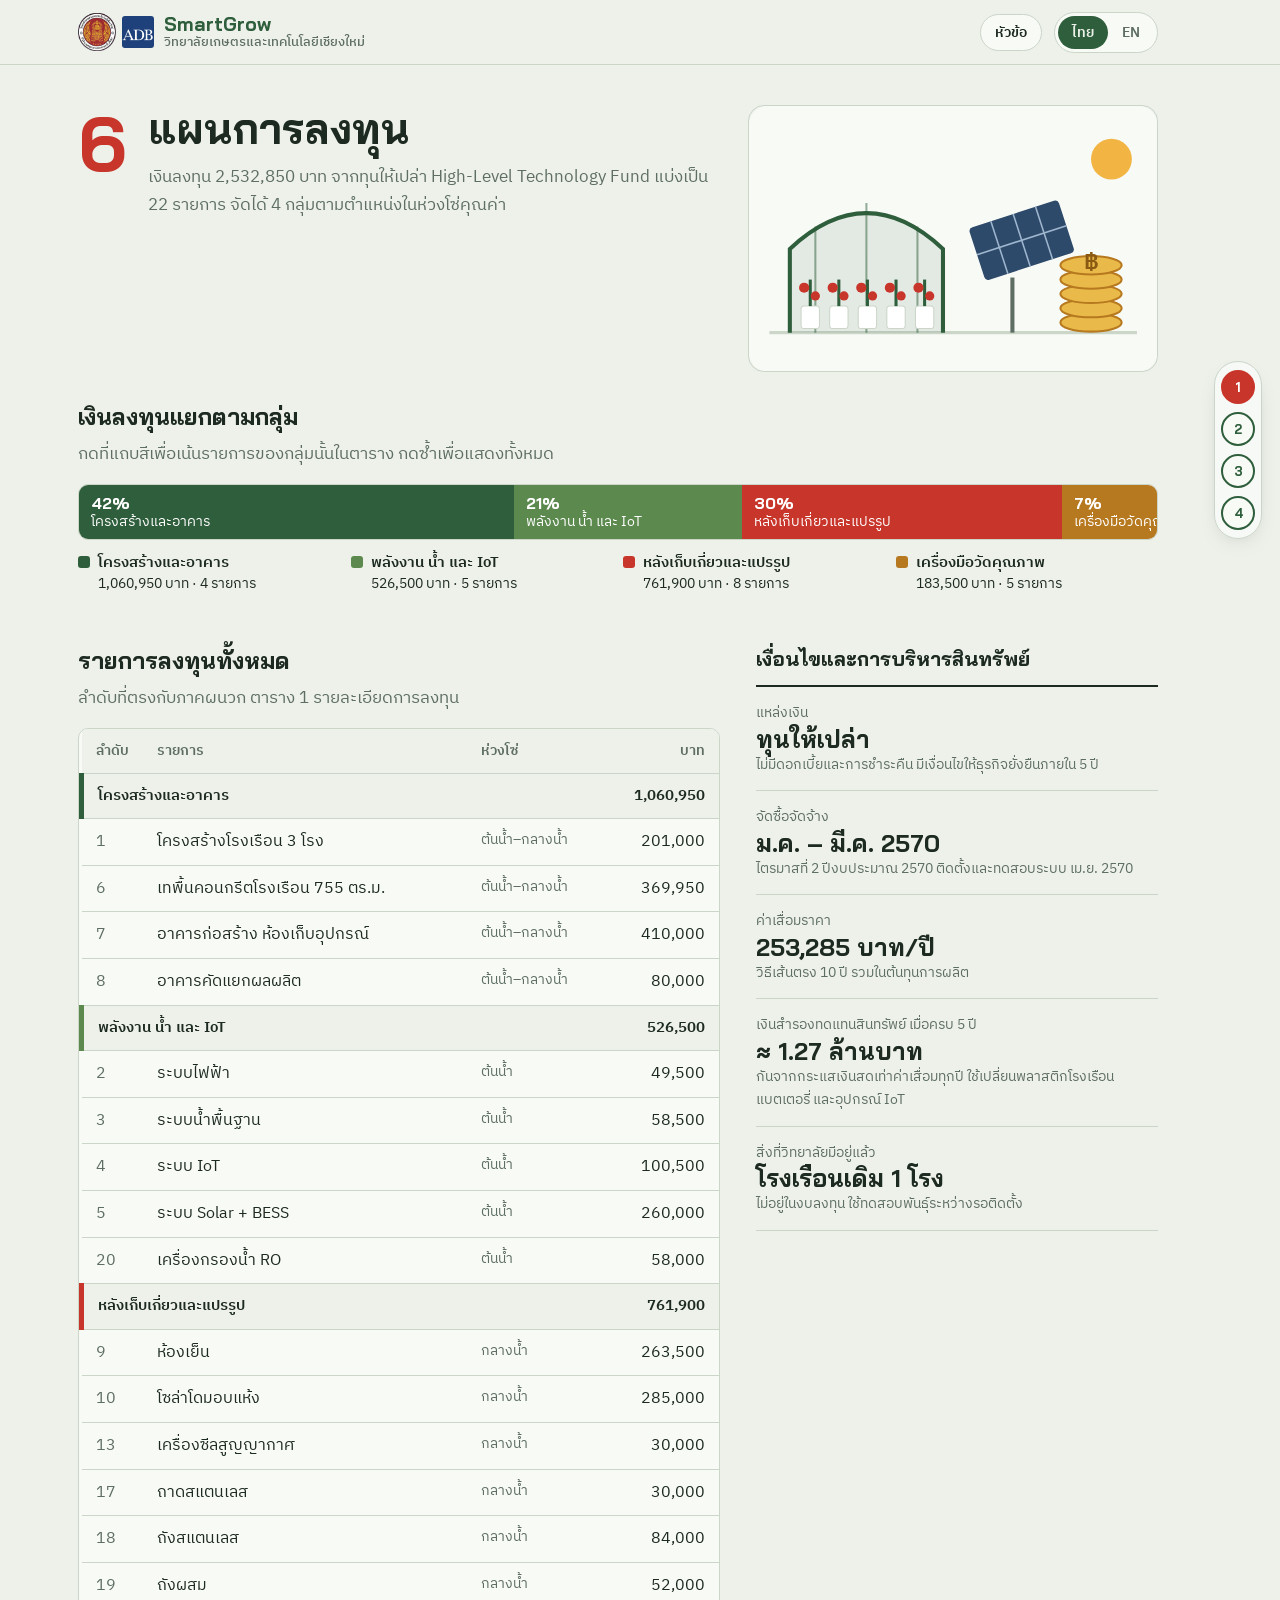
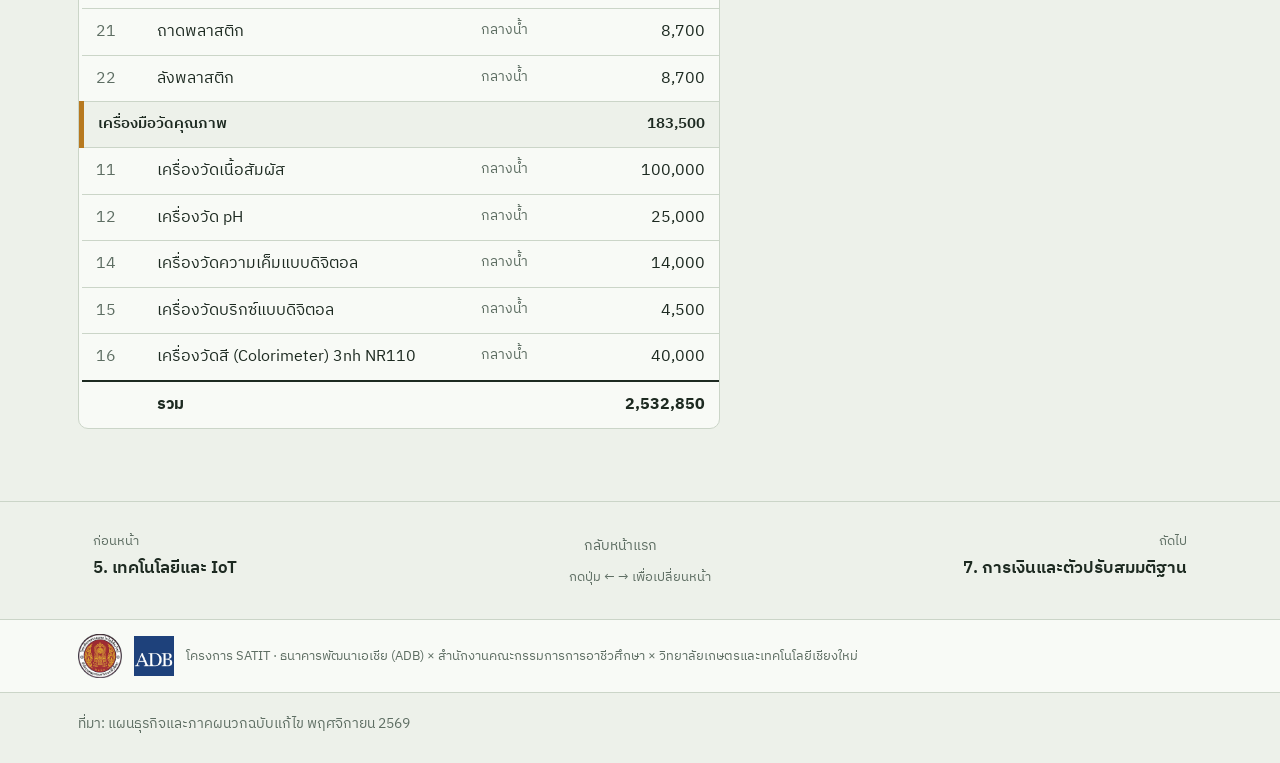
<file: 06-investment.html>
<!DOCTYPE html>
<html lang="th">
<head>
<meta charset="utf-8">
<meta name="viewport" content="width=device-width, initial-scale=1">
<title>6. แผนการลงทุน · SmartGrow</title>
<link rel="preconnect" href="https://fonts.googleapis.com">
<link rel="preconnect" href="https://fonts.gstatic.com" crossorigin>
<link href="https://fonts.googleapis.com/css2?family=Bai+Jamjuree:wght@500;600;700&family=IBM+Plex+Sans+Thai:wght@400;500;600&display=swap" rel="stylesheet">
<link rel="stylesheet" href="assets/style.css">
<style>
.split{display:flex;height:56px;border-radius:10px;overflow:hidden;border:1px solid var(--line)}
.split button{all:unset;cursor:pointer;display:flex;flex-direction:column;justify-content:center;padding:0 12px;color:#fff;font-size:13.5px;line-height:1.3;min-width:0;overflow:hidden;white-space:nowrap;text-overflow:ellipsis}
.split button b{font-family:var(--font-display);font-size:16px}
.split button:focus-visible{outline:3px solid var(--ink);outline-offset:-3px}
.split button[aria-pressed="true"]{box-shadow:inset 0 -5px 0 rgba(0,0,0,.35)}
.keys-row{display:grid;grid-template-columns:repeat(4,minmax(0,1fr));gap:10px;margin-top:12px}
.keyc{font-size:14px;line-height:1.45;display:flex;gap:8px}
.keyc i{flex:none;width:12px;height:12px;border-radius:3px;margin-top:4px}
.keyc span b{display:block;font-weight:600;font-size:15px}
table.data tr.grp td{background:var(--bg);font-weight:600;font-size:15px}
table.data tr.grp td:first-child{border-left:5px solid var(--c)}
table.data tbody tr.dim{opacity:.35}
table.data td.no{color:var(--muted);width:3em;font-variant-numeric:tabular-nums}
table.data td.stage{font-size:13.5px;color:var(--muted);white-space:nowrap}
.twocol{display:grid;grid-template-columns:minmax(0,1.6fr) minmax(0,1fr);gap:36px;align-items:start}
.facts{display:flex;flex-direction:column;gap:0;border-top:2px solid var(--ink)}
.facts > div{padding:14px 0;border-bottom:1px solid var(--line)}
.facts .k{font-size:14px;color:var(--muted)}
.facts .v{font-family:var(--font-display);font-weight:700;font-size:24px;line-height:1.2;font-variant-numeric:tabular-nums}
.facts .n{font-size:14px;color:var(--muted)}
@media (max-width:980px){.twocol{grid-template-columns:1fr}.keys-row{grid-template-columns:repeat(2,minmax(0,1fr))}}
</style>
</head>
<body data-page="6" data-art="svg:invest">
<main class="wrap">
  <div class="page-head">
    <span class="big">6</span>
    <h1 data-i18n="h1">แผนการลงทุน</h1>
    <p data-i18n="lead">เงินลงทุน 2,532,850 บาท จากทุนให้เปล่า High-Level Technology Fund แบ่งเป็น 22 รายการ จัดได้ 4 กลุ่มตามตำแหน่งในห่วงโซ่คุณค่า</p>
  </div>

  <section class="block" aria-labelledby="split-h">
    <h2 id="split-h" data-i18n="splitH">เงินลงทุนแยกตามกลุ่ม</h2>
    <p class="intro" data-i18n="splitIntro">กดที่แถบสีเพื่อเน้นรายการของกลุ่มนั้นในตาราง กดซ้ำเพื่อแสดงทั้งหมด</p>
    <div class="split" id="split"></div>
    <div class="keys-row" id="keys"></div>
  </section>

  <div class="twocol">
    <section class="block" aria-labelledby="tbl-h">
      <h2 id="tbl-h" data-i18n="tblH">รายการลงทุนทั้งหมด</h2>
      <p class="intro" data-i18n="tblIntro">ลำดับที่ตรงกับภาคผนวก ตาราง 1 รายละเอียดการลงทุน</p>
      <div class="tbl-wrap"><table class="data" id="capex"></table></div>
    </section>

    <aside class="block" aria-labelledby="facts-h">
      <h2 id="facts-h" style="font-size:20px;margin-bottom:10px" data-i18n="factsH">เงื่อนไขและการบริหารสินทรัพย์</h2>
      <div class="facts">
        <div><div class="k" data-i18n="f1k">แหล่งเงิน</div><div class="v" data-i18n="f1v">ทุนให้เปล่า</div><div class="n" data-i18n="f1n">ไม่มีดอกเบี้ยและการชำระคืน มีเงื่อนไขให้ธุรกิจยั่งยืนภายใน 5 ปี</div></div>
        <div><div class="k" data-i18n="f2k">จัดซื้อจัดจ้าง</div><div class="v" data-i18n="f2v">ม.ค. – มี.ค. 2570</div><div class="n" data-i18n="f2n">ไตรมาสที่ 2 ปีงบประมาณ 2570 ติดตั้งและทดสอบระบบ เม.ย. 2570</div></div>
        <div><div class="k" data-i18n="f3k">ค่าเสื่อมราคา</div><div class="v num" data-i18n="f3v">253,285 บาท/ปี</div><div class="n" data-i18n="f3n">วิธีเส้นตรง 10 ปี รวมในต้นทุนการผลิต</div></div>
        <div><div class="k" data-i18n="f4k">เงินสำรองทดแทนสินทรัพย์ เมื่อครบ 5 ปี</div><div class="v num" data-i18n="f4v">≈ 1.27 ล้านบาท</div><div class="n" data-i18n="f4n">กันจากกระแสเงินสดเท่าค่าเสื่อมทุกปี ใช้เปลี่ยนพลาสติกโรงเรือน แบตเตอรี่ และอุปกรณ์ IoT</div></div>
        <div><div class="k" data-i18n="f5k">สิ่งที่วิทยาลัยมีอยู่แล้ว</div><div class="v" data-i18n="f5v">โรงเรือนเดิม 1 โรง</div><div class="n" data-i18n="f5n">ไม่อยู่ในงบลงทุน ใช้ทดสอบพันธุ์ระหว่างรอติดตั้ง</div></div>
      </div>
    </aside>
  </div>
</main>
<footer><div class="wrap"><span data-i18n="foot">ที่มา: แผนธุรกิจและภาคผนวกฉบับแก้ไข พฤศจิกายน 2569</span></div></footer>

<script>
window.PAGE_EN={
 h1:"Investment plan",
 lead:"THB 2,532,850 from the High-Level Technology Fund grant, spread over 22 items in four groups along the value chain.",
 splitH:"Investment by group",splitIntro:"Select a coloured segment to highlight its items in the table. Select it again to show all.",
 tblH:"All investment items",tblIntro:"Numbering matches Appendix table 1, investment details.",
 factsH:"Terms and asset management",
 f1k:"Funding",f1v:"Grant",f1n:"No interest or repayment; the business must be sustainable within 5 years",
 f2k:"Procurement",f2v:"Jan – Mar 2027",f2n:"Q2 of fiscal year 2027; installation and testing in Apr 2027",
 f3k:"Depreciation",f3v:"THB 253,285/yr",f3n:"Straight line over 10 years, included in cost of production",
 f4k:"Replacement reserve after 5 years",f4v:"≈ THB 1.27 M",f4n:"Set aside from cash flow each year, equal to depreciation, for greenhouse film, batteries and IoT devices",
 f5k:"Already owned by the college",f5v:"1 existing greenhouse",f5n:"Not in the budget; used for variety trials before installation",
 foot:"Source: revised business plan and appendix, November 2026"
};
const GROUPS=[
 {id:"build",c:"#2E5E3B",th:"โครงสร้างและอาคาร",en:"Structures and buildings",stTh:"ต้นน้ำ–กลางน้ำ",stEn:"Up–midstream",items:[[1,"โครงสร้างโรงเรือน 3 โรง","Greenhouse structures (3 houses)",201000],[6,"เทพื้นคอนกรีตโรงเรือน 755 ตร.ม.","Concrete floor, 755 m²",369950],[7,"อาคารก่อสร้าง ห้องเก็บอุปกรณ์","Equipment storage building",410000],[8,"อาคารคัดแยกผลผลิต","Grading and packing building",80000]]},
 {id:"energy",c:"#5C8A4E",th:"พลังงาน น้ำ และ IoT",en:"Energy, water and IoT",stTh:"ต้นน้ำ",stEn:"Upstream",items:[[2,"ระบบไฟฟ้า","Electrical system",49500],[3,"ระบบน้ำพื้นฐาน","Basic water system",58500],[4,"ระบบ IoT","IoT system",100500],[5,"ระบบ Solar + BESS","Solar + battery storage",260000],[20,"เครื่องกรองน้ำ RO","RO water filter",58000]]},
 {id:"post",c:"#C8352A",th:"หลังเก็บเกี่ยวและแปรรูป",en:"Post-harvest and processing",stTh:"กลางน้ำ",stEn:"Midstream",items:[[9,"ห้องเย็น","Cold room",263500],[10,"โซล่าโดมอบแห้ง","Solar drying dome",285000],[13,"เครื่องซีลสูญญากาศ","Vacuum sealer",30000],[17,"ถาดสแตนเลส","Stainless trays",30000],[18,"ถังสแตนเลส","Stainless tanks",84000],[19,"ถังผสม","Mixing tanks",52000],[21,"ถาดพลาสติก","Plastic trays",8700],[22,"ลังพลาสติก","Plastic crates",8700]]},
 {id:"qc",c:"#B7791F",th:"เครื่องมือวัดคุณภาพ",en:"Quality instruments",stTh:"กลางน้ำ",stEn:"Midstream",items:[[11,"เครื่องวัดเนื้อสัมผัส","Texture analyser",100000],[12,"เครื่องวัด pH","pH meter",25000],[14,"เครื่องวัดความเค็มแบบดิจิตอล","Digital salinity meter",14000],[15,"เครื่องวัดบริกซ์แบบดิจิตอล","Digital Brix meter",4500],[16,"เครื่องวัดสี (Colorimeter) 3nh NR110","Colorimeter 3nh NR110",40000]]}
];
const TOTAL=2532850;
GROUPS.forEach(g=>g.sum=g.items.reduce((a,i)=>a+i[3],0));
console.assert(GROUPS.reduce((a,g)=>a+g.sum,0)===TOTAL,"CAPEX total mismatch");
let active=null;
function render(lang){
  const en=lang==="en",f=SG.fmt;
  const split=document.getElementById("split");split.innerHTML="";
  const keys=document.getElementById("keys");keys.innerHTML="";
  GROUPS.forEach(g=>{
    const pct=g.sum/TOTAL*100;
    const b=document.createElement("button");b.type="button";
    b.style.flex=`${pct} 1 0`;b.style.background=g.c;
    b.setAttribute("aria-pressed",active===g.id);
    b.setAttribute("aria-label",`${en?g.en:g.th} ${f(g.sum)} (${pct.toFixed(1)}%)`);
    b.innerHTML=`<b>${pct.toFixed(0)}%</b><span>${en?g.en:g.th}</span>`;
    b.onclick=()=>{active=active===g.id?null:g.id;render(SG.lang())};
    split.appendChild(b);
    const k=document.createElement("div");k.className="keyc";
    k.innerHTML=`<i style="background:${g.c}"></i><span><b>${en?g.en:g.th}</b><span class="num">${f(g.sum)} ${en?"THB":"บาท"} · ${g.items.length} ${en?"items":"รายการ"}</span></span>`;
    keys.appendChild(k);
  });
  const t=document.getElementById("capex");
  let h=`<thead><tr><th>${en?"No.":"ลำดับ"}</th><th>${en?"Item":"รายการ"}</th><th>${en?"Stage":"ห่วงโซ่"}</th><th class="r">${en?"THB":"บาท"}</th></tr></thead><tbody>`;
  GROUPS.forEach(g=>{
    const dim=active&&active!==g.id?" dim":"";
    h+=`<tr class="grp${dim}" style="--c:${g.c}"><td colspan="3">${en?g.en:g.th}</td><td class="r">${f(g.sum)}</td></tr>`;
    g.items.forEach(i=>{h+=`<tr class="${dim}"><td class="no">${i[0]}</td><td>${en?i[2]:i[1]}</td><td class="stage">${en?g.stEn:g.stTh}</td><td class="r">${f(i[3])}</td></tr>`});
  });
  h+=`<tr class="total"><td></td><td colspan="2">${en?"Total":"รวม"}</td><td class="r">${f(TOTAL)}</td></tr></tbody>`;
  t.innerHTML=h;
}
window.onLang=render;
</script>
<script src="assets/site.js"></script>
</body>
</html>
</file>
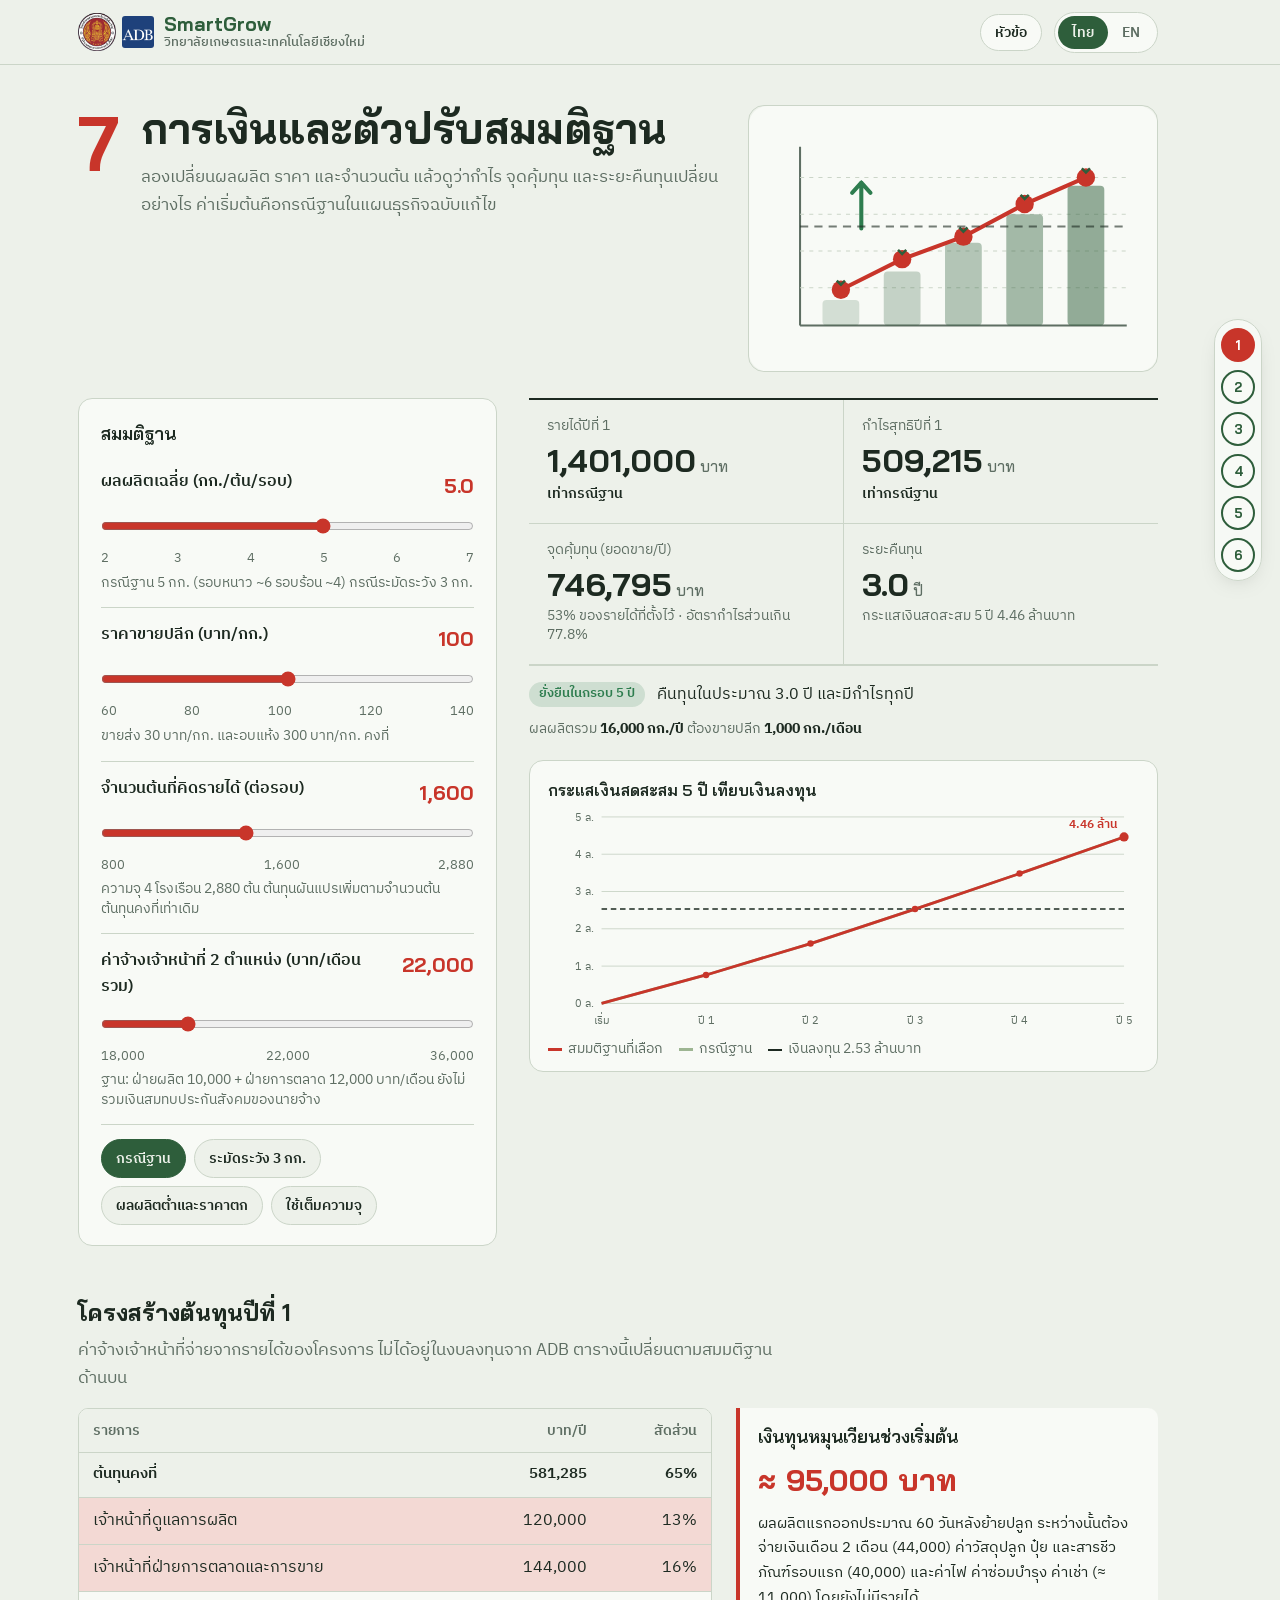
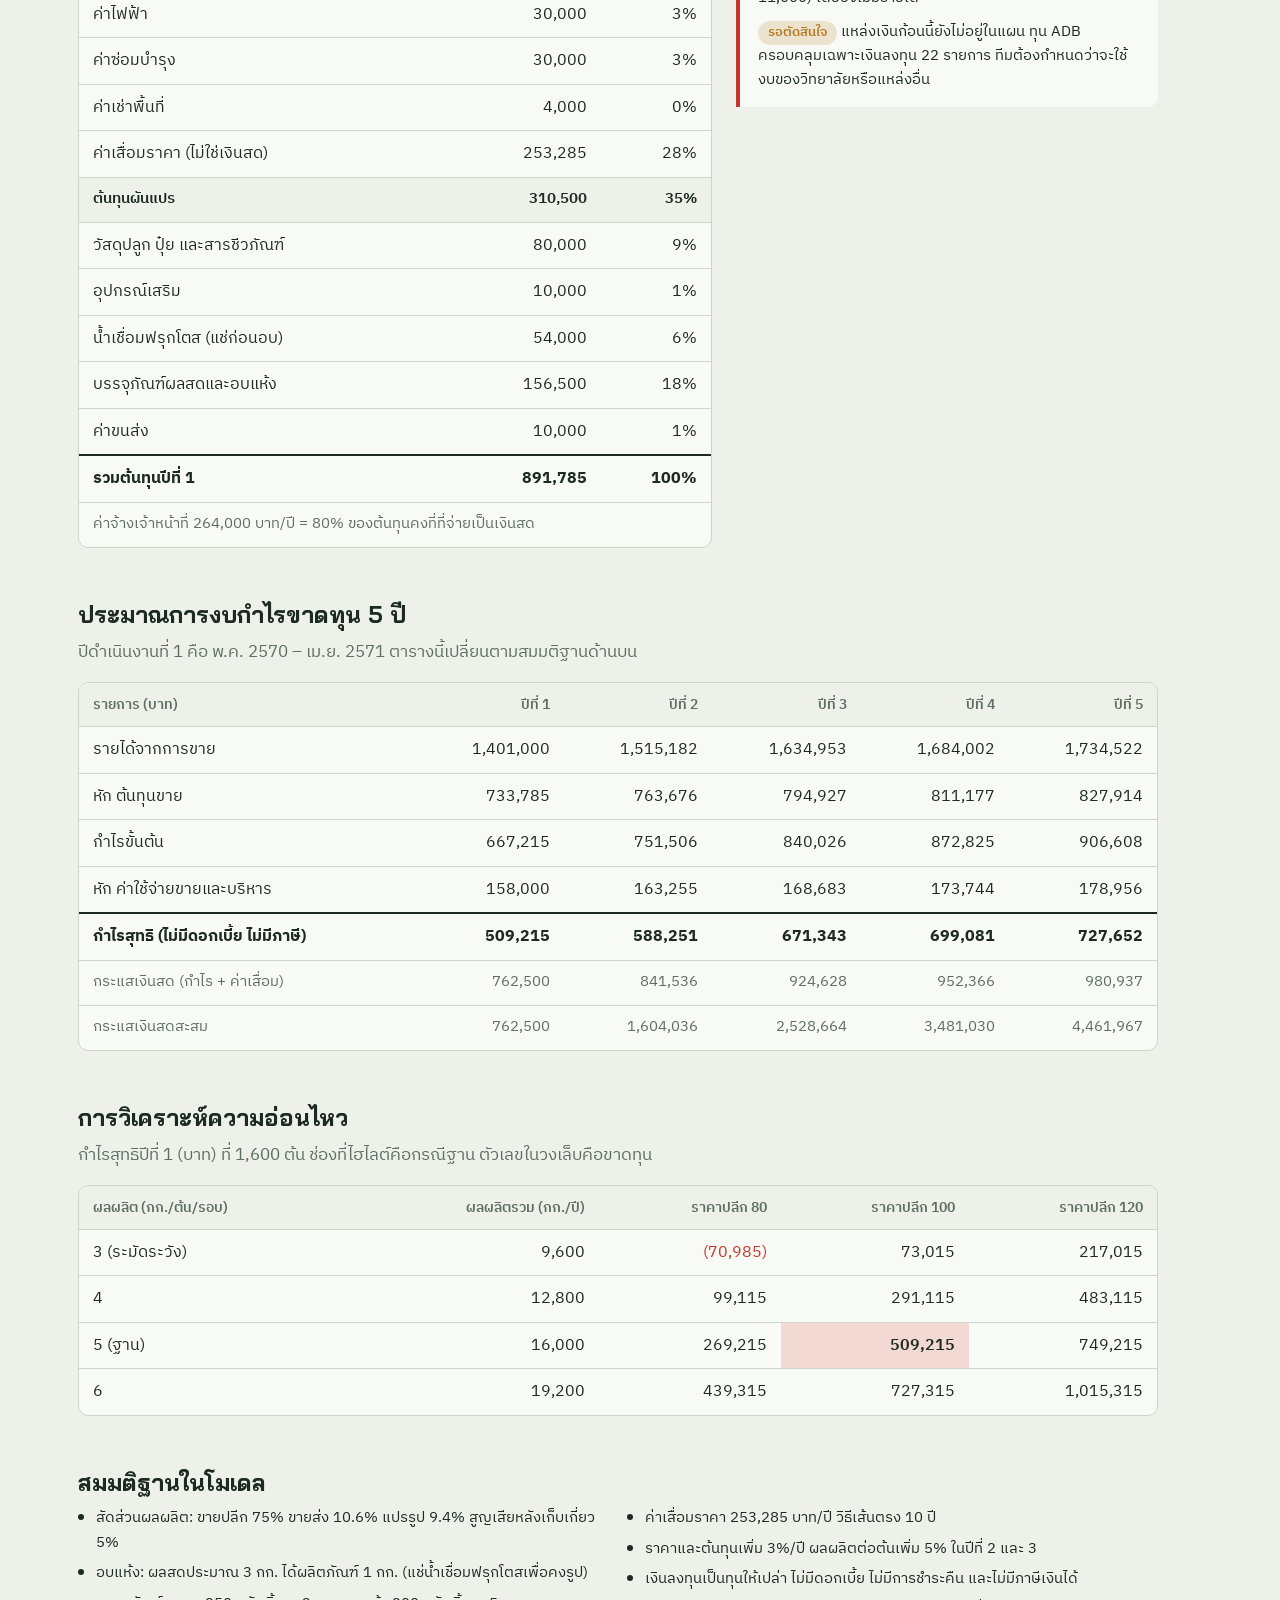
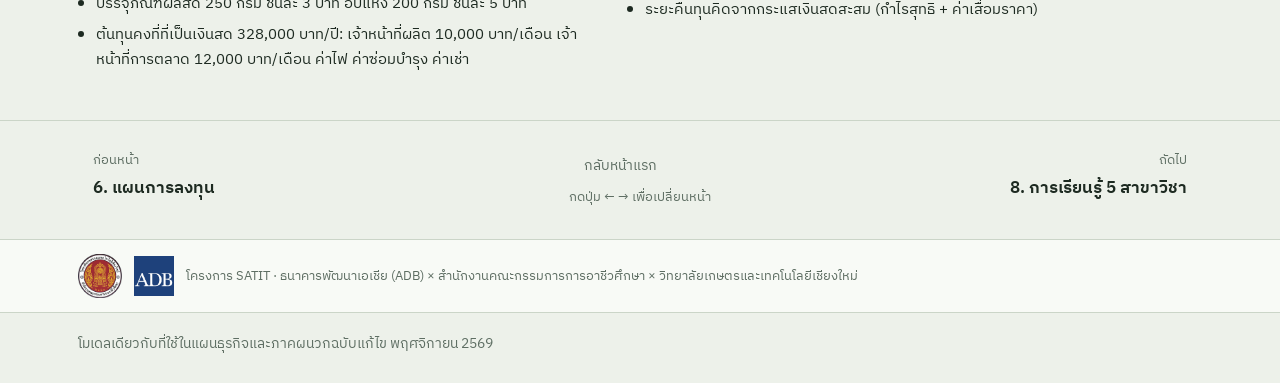
<file: 07-finance.html>
<!DOCTYPE html>
<html lang="th">
<head>
<meta charset="utf-8">
<meta name="viewport" content="width=device-width, initial-scale=1">
<title>7. การเงินและตัวปรับสมมติฐาน · SmartGrow</title>
<link rel="preconnect" href="https://fonts.googleapis.com">
<link rel="preconnect" href="https://fonts.gstatic.com" crossorigin>
<link href="https://fonts.googleapis.com/css2?family=Bai+Jamjuree:wght@500;600;700&family=IBM+Plex+Sans+Thai:wght@400;500;600&display=swap" rel="stylesheet">
<link rel="stylesheet" href="assets/style.css">
<style>
.lab{display:grid;grid-template-columns:minmax(0,1fr) minmax(0,1.5fr);gap:32px;align-items:start}
.controls{background:var(--surface);border:1px solid var(--line);border-radius:14px;padding:20px 22px}
.controls h3{font-size:18px;font-weight:600;margin-bottom:6px}
.ctl{padding:14px 0;border-bottom:1px solid var(--line)}
.ctl:last-of-type{border-bottom:0}
.ctl label{display:flex;justify-content:space-between;gap:12px;font-weight:600;font-size:15.5px}
.ctl output{font-family:var(--font-display);font-weight:700;font-size:20px;color:var(--tomato);font-variant-numeric:tabular-nums;white-space:nowrap}
.ctl input[type=range]{width:100%;margin:10px 0 4px;accent-color:var(--tomato);height:28px}
.ctl .scale{display:flex;justify-content:space-between;font-size:12.5px;color:var(--muted);font-variant-numeric:tabular-nums}
.ctl .hint{font-size:13.5px;color:var(--muted);margin-top:4px;line-height:1.45}
.presets{display:flex;flex-wrap:wrap;gap:8px;margin-top:14px}
.presets button{font:600 14px var(--font-body);padding:7px 14px;border-radius:999px;border:1px solid var(--line);background:var(--bg);color:var(--ink);cursor:pointer}
.presets button:hover{border-color:var(--leaf)}
.presets button.base{background:var(--leaf);color:var(--bg);border-color:var(--leaf)}
.results .tiles{grid-template-columns:repeat(2,minmax(0,1fr))}
.results .tile:nth-child(2n){border-right:0}
.results .tile{border-bottom:1px solid var(--line)}
.verdict{display:flex;gap:12px;align-items:center;margin:16px 0 0;font-size:15.5px}
.chart{margin-top:20px;background:var(--surface);border:1px solid var(--line);border-radius:14px;padding:16px 18px 10px}
.chart h3{font-size:16px;font-weight:600}
.chart svg{width:100%;height:auto;display:block}
.chart .legend{display:flex;gap:16px;flex-wrap:wrap;font-size:13.5px;color:var(--muted);margin-top:4px}
.chart .legend i{display:inline-block;width:14px;height:3px;vertical-align:middle;margin-right:6px}
.vol{font-size:14px;margin-top:10px;color:var(--muted)}
.vol b{color:var(--ink)}
.sens td.r{min-width:7em}
.costgrid{display:grid;grid-template-columns:minmax(0,1.5fr) minmax(0,1fr);gap:24px;align-items:start}
table.data tr.staff td{background:var(--tomato-soft)}
table.data tr.grp td{background:var(--bg);font-weight:600;font-size:14.5px}
.wc h3{font-size:18px;font-weight:600}
.wc .wcv{font-family:var(--font-display);font-weight:700;font-size:30px;margin:4px 0 6px;color:var(--tomato)}
.wc p{margin:0 0 10px;font-size:15px}
.wc .pendq{font-size:14.5px;margin:0}
@media (max-width:980px){.costgrid{grid-template-columns:1fr}}
.assump{columns:2;column-gap:36px;font-size:15px;padding-left:18px;margin:0}
.assump li{break-inside:avoid;margin:0 0 6px}
@media (max-width:980px){.lab{grid-template-columns:1fr}.assump{columns:1}}
</style>
</head>
<body data-page="7" data-art="svg:finance">
<main class="wrap">
  <div class="page-head">
    <span class="big">7</span>
    <h1 data-i18n="h1">การเงินและตัวปรับสมมติฐาน</h1>
    <p data-i18n="lead">ลองเปลี่ยนผลผลิต ราคา และจำนวนต้น แล้วดูว่ากำไร จุดคุ้มทุน และระยะคืนทุนเปลี่ยนอย่างไร ค่าเริ่มต้นคือกรณีฐานในแผนธุรกิจฉบับแก้ไข</p>
  </div>

  <section class="block lab" aria-label="What-if">
    <div class="controls">
      <h3 data-i18n="ctlH">สมมติฐาน</h3>
      <div class="ctl">
        <label for="kg"><span data-i18n="kgL">ผลผลิตเฉลี่ย (กก./ต้น/รอบ)</span><output id="kg-o" for="kg"></output></label>
        <input type="range" id="kg" min="2" max="7" step="0.5" value="5">
        <div class="scale"><span>2</span><span>3</span><span>4</span><span>5</span><span>6</span><span>7</span></div>
        <div class="hint" data-i18n="kgH">กรณีฐาน 5 กก. (รอบหนาว ~6 รอบร้อน ~4) กรณีระมัดระวัง 3 กก.</div>
      </div>
      <div class="ctl">
        <label for="price"><span data-i18n="priceL">ราคาขายปลีก (บาท/กก.)</span><output id="price-o" for="price"></output></label>
        <input type="range" id="price" min="60" max="140" step="5" value="100">
        <div class="scale"><span>60</span><span>80</span><span>100</span><span>120</span><span>140</span></div>
        <div class="hint" data-i18n="priceH">ขายส่ง 30 บาท/กก. และอบแห้ง 300 บาท/กก. คงที่</div>
      </div>
      <div class="ctl">
        <label for="plants"><span data-i18n="plantsL">จำนวนต้นที่คิดรายได้ (ต่อรอบ)</span><output id="plants-o" for="plants"></output></label>
        <input type="range" id="plants" min="800" max="2880" step="80" value="1600">
        <div class="scale"><span>800</span><span>1,600</span><span>2,880</span></div>
        <div class="hint" data-i18n="plantsH">ความจุ 4 โรงเรือน 2,880 ต้น ต้นทุนผันแปรเพิ่มตามจำนวนต้น ต้นทุนคงที่เท่าเดิม</div>
      </div>
      <div class="ctl">
        <label for="wage"><span data-i18n="wageL">ค่าจ้างเจ้าหน้าที่ 2 ตำแหน่ง (บาท/เดือน รวม)</span><output id="wage-o" for="wage"></output></label>
        <input type="range" id="wage" min="18000" max="36000" step="1000" value="22000">
        <div class="scale"><span>18,000</span><span>22,000</span><span>36,000</span></div>
        <div class="hint" data-i18n="wageH">ฐาน: ฝ่ายผลิต 10,000 + ฝ่ายการตลาด 12,000 บาท/เดือน ยังไม่รวมเงินสมทบประกันสังคมของนายจ้าง</div>
      </div>
      <div class="presets" role="group" aria-label="Scenarios">
        <button type="button" class="base" data-p="5,100,1600,22000" data-i18n="pBase">กรณีฐาน</button>
        <button type="button" data-p="3,100,1600,22000" data-i18n="pCons">ระมัดระวัง 3 กก.</button>
        <button type="button" data-p="3,80,1600,22000" data-i18n="pWorst">ผลผลิตต่ำและราคาตก</button>
        <button type="button" data-p="5,100,2880,22000" data-i18n="pFull">ใช้เต็มความจุ</button>
      </div>
    </div>

    <div class="results" aria-live="polite">
      <div class="tiles">
        <div class="tile"><div class="k" data-i18n="tRev">รายได้ปีที่ 1</div><div class="v" id="r-rev"></div><div class="delta" id="d-rev"></div></div>
        <div class="tile"><div class="k" data-i18n="tNp">กำไรสุทธิปีที่ 1</div><div class="v" id="r-np"></div><div class="delta" id="d-np"></div></div>
        <div class="tile"><div class="k" data-i18n="tBep">จุดคุ้มทุน (ยอดขาย/ปี)</div><div class="v" id="r-bep"></div><div class="n" id="n-bep"></div></div>
        <div class="tile"><div class="k" data-i18n="tPb">ระยะคืนทุน</div><div class="v" id="r-pb"></div><div class="n" id="n-pb"></div></div>
      </div>
      <div class="verdict" id="verdict"></div>
      <div class="vol" id="vol"></div>
      <div class="chart">
        <h3 data-i18n="chartH">กระแสเงินสดสะสม 5 ปี เทียบเงินลงทุน</h3>
        <svg id="chart" viewBox="0 0 640 250" role="img" aria-labelledby="chart-desc"><desc id="chart-desc"></desc></svg>
        <div class="legend">
          <span><i style="background:var(--tomato)"></i><span data-i18n="lgScen">สมมติฐานที่เลือก</span></span>
          <span><i style="background:var(--unripe)"></i><span data-i18n="lgBase">กรณีฐาน</span></span>
          <span><i style="background:var(--ink);height:0;border-top:2px dashed var(--ink)"></i><span data-i18n="lgCapex">เงินลงทุน 2.53 ล้านบาท</span></span>
        </div>
      </div>
    </div>
  </section>

  <section class="block" aria-labelledby="cost-h">
    <h2 id="cost-h" data-i18n="costH">โครงสร้างต้นทุนปีที่ 1</h2>
    <p class="intro" data-i18n="costIntro">ค่าจ้างเจ้าหน้าที่จ่ายจากรายได้ของโครงการ ไม่ได้อยู่ในงบลงทุนจาก ADB ตารางนี้เปลี่ยนตามสมมติฐานด้านบน</p>
    <div class="costgrid">
      <div class="tbl-wrap"><table class="data" id="cost"></table></div>
      <div class="callout wc">
        <h3 data-i18n="wcH">เงินทุนหมุนเวียนช่วงเริ่มต้น</h3>
        <p class="wcv num" data-i18n="wcV">≈ 95,000 บาท</p>
        <p data-i18n="wcP">ผลผลิตแรกออกประมาณ 60 วันหลังย้ายปลูก ระหว่างนั้นต้องจ่ายเงินเดือน 2 เดือน (44,000) ค่าวัสดุปลูก ปุ๋ย และสารชีวภัณฑ์รอบแรก (40,000) และค่าไฟ ค่าซ่อมบำรุง ค่าเช่า (≈ 11,000) โดยยังไม่มีรายได้</p>
        <p class="pendq"><span class="pill warn" data-i18n="wcPill">รอตัดสินใจ</span> <span data-i18n="wcQ">แหล่งเงินก้อนนี้ยังไม่อยู่ในแผน ทุน ADB ครอบคลุมเฉพาะเงินลงทุน 22 รายการ ทีมต้องกำหนดว่าจะใช้งบของวิทยาลัยหรือแหล่งอื่น</span></p>
      </div>
    </div>
  </section>

  <section class="block" aria-labelledby="pl-h">
    <h2 id="pl-h" data-i18n="plH">ประมาณการงบกำไรขาดทุน 5 ปี</h2>
    <p class="intro" data-i18n="plIntro">ปีดำเนินงานที่ 1 คือ พ.ค. 2570 – เม.ย. 2571 ตารางนี้เปลี่ยนตามสมมติฐานด้านบน</p>
    <div class="tbl-wrap"><table class="data" id="pl"></table></div>
  </section>

  <section class="block" aria-labelledby="sens-h">
    <h2 id="sens-h" data-i18n="sensH">การวิเคราะห์ความอ่อนไหว</h2>
    <p class="intro" data-i18n="sensIntro">กำไรสุทธิปีที่ 1 (บาท) ที่ 1,600 ต้น ช่องที่ไฮไลต์คือกรณีฐาน ตัวเลขในวงเล็บคือขาดทุน</p>
    <div class="tbl-wrap"><table class="data sens" id="sens"></table></div>
  </section>

  <section class="block" aria-labelledby="as-h">
    <h2 id="as-h" data-i18n="asH">สมมติฐานในโมเดล</h2>
    <ul class="assump" id="assump"></ul>
  </section>
</main>
<footer><div class="wrap"><span data-i18n="foot">โมเดลเดียวกับที่ใช้ในแผนธุรกิจและภาคผนวกฉบับแก้ไข พฤศจิกายน 2569</span></div></footer>

<script>
window.PAGE_EN={
 h1:"Finance and what-if",lead:"Change yield, price and plant numbers to see how profit, break-even and payback move. The starting values are the base case in the revised business plan.",
 ctlH:"Assumptions",kgL:"Average yield (kg/plant/cycle)",kgH:"Base case 5 kg (cool cycle ~6, hot cycle ~4). Conservative case 3 kg.",
 priceL:"Retail price (THB/kg)",priceH:"Wholesale THB 30/kg and dried product THB 300/kg stay fixed.",
 plantsL:"Plants counted for revenue (per cycle)",plantsH:"Four houses hold 2,880 plants. Variable costs scale with plants; fixed costs do not.",
 pBase:"Base case",wageL:"Staff wages, 2 posts (THB/month total)",wageH:"Base: production 10,000 + marketing 12,000 THB/month; employer social-security contribution not included.",costH:"Year-1 cost structure",costIntro:"Staff are paid from project revenue, not from the ADB investment grant. The table follows the assumptions above.",wcH:"Start-up working capital",wcV:"≈ THB 95,000",wcP:"First harvest comes about 60 days after transplanting. Until then the project pays two months of wages (44,000), first-cycle substrate, fertiliser and bio-inputs (40,000), and power, maintenance and rent (≈ 11,000) with no revenue.",wcPill:"Decision needed",wcQ:"This money is not yet in the plan; the ADB grant covers only the 22 investment items. The team needs to decide whether it comes from the college budget or another source.",pCons:"Conservative 3 kg",pWorst:"Low yield and low price",pFull:"Full capacity",
 tRev:"Revenue, year 1",tNp:"Net profit, year 1",tBep:"Break-even sales per year",tPb:"Payback",
 chartH:"Five-year cumulative cash flow against the investment",lgScen:"Selected assumptions",lgBase:"Base case",lgCapex:"Investment THB 2.53 M",
 plH:"Five-year income statement",plIntro:"Operating year 1 runs May 2027 – Apr 2028. The table follows the assumptions above.",
 sensH:"Sensitivity analysis",sensIntro:"Year-1 net profit (THB) at 1,600 plants. The highlighted cell is the base case; figures in brackets are losses.",
 asH:"Model assumptions",foot:"Same model as the revised business plan and appendix, November 2026"
};
/* ---- model (mirrors the Python model used for the documents) ---- */
const CAPEX=2532850, DEP=253285, FIXED_CASH=328000; // staff 120k + power 30k + maintenance 30k + rent 4k + marketing 144k
const VOL=[1,1.05,1.10,1.10,1.10], INF=0.03;
function model(kg,price,plants,wage=22000){
  const FIXED_CASH_W=FIXED_CASH-264000+wage*12, wp=wage*12*120/264, wm=wage*12*144/264;
  const s=plants*kg*2/16000;
  const retail=12000*s, whole=1700*s, proc=1500*s, dried=proc/3, loss=800*s;
  const rev=retail*price+whole*30+dried*300;
  const varc=154000*s + retail/0.25*3 + dried/0.2*5; // inputs 80k+10k, syrup 54k, transport 10k; packs 250 g @3, 200 g @5
  const years=[];let cum=0,pb=null;
  for(let t=0;t<5;t++){
    const inf=Math.pow(1+INF,t), v=VOL[t];
    const R=Math.round(rev*v*inf), VC=varc*v*inf;
    const sga=Math.round((4000+wm)*inf+10000*v*inf);
    const cogs=Math.round(VC-10000*v*inf+(60000+wp)*inf+DEP);
    const gp=R-cogs, np=gp-sga, cf=np+DEP;
    if(pb===null&&cum+cf>=CAPEX&&cf>0)pb=t+(CAPEX-cum)/cf;
    cum+=cf;years.push({R,cogs,gp,sga,np,cf,cum});
  }
  const cm=(rev-varc)/rev, bep=(FIXED_CASH_W+DEP)/cm;
  return {prod:plants*kg*2,retail,whole,dried,loss,rev,varc,years,pb,cm,bep,wp,wm,fixedCash:FIXED_CASH_W,s};
}
const BASE=model(5,100,1600);
console.assert(Math.round(BASE.years[0].np)===509215,"base NP mismatch",BASE.years[0].np);
console.assert(Math.round(BASE.bep)===746795,"base BEP mismatch",BASE.bep);

const $=id=>document.getElementById(id);
const kg=$("kg"),price=$("price"),plants=$("plants"),wage=$("wage");
function T(th,en){return SG.lang()==="en"?en:th}
function money(n){const f=SG.fmt(Math.abs(n));return n<0?`(${f})`:f}
function delta(el,v,b){
  const d=v-b; if(Math.abs(d)<1){el.textContent=T("เท่ากรณีฐาน","Same as base");el.className="delta";return}
  el.textContent=`${d>0?"+":"−"}${SG.fmt(Math.abs(d))} ${T("บาท เทียบกรณีฐาน","THB vs base")}`;el.className="delta "+(d>0?"up":"down");
}
function update(){
  const k=+kg.value,p=+price.value,n=+plants.value,w=+wage.value,m=model(k,p,n,w),y=m.years[0];
  $("wage-o").textContent=SG.fmt(w);
  $("kg-o").textContent=k.toFixed(1);$("price-o").textContent=p;$("plants-o").textContent=SG.fmt(n);
  $("r-rev").innerHTML=`${SG.fmt(y.R)}<small>${T("บาท","THB")}</small>`;delta($("d-rev"),y.R,BASE.years[0].R);
  $("r-np").innerHTML=`<span style="color:${y.np<0?"var(--tomato)":"inherit"}">${money(y.np)}</span><small>${T("บาท","THB")}</small>`;delta($("d-np"),y.np,BASE.years[0].np);
  $("r-bep").innerHTML=`${SG.fmt(m.bep)}<small>${T("บาท","THB")}</small>`;
  $("n-bep").textContent=T(`${(m.bep/m.rev*100).toFixed(0)}% ของรายได้ที่ตั้งไว้ · อัตรากำไรส่วนเกิน ${(m.cm*100).toFixed(1)}%`,`${(m.bep/m.rev*100).toFixed(0)}% of revenue · contribution margin ${(m.cm*100).toFixed(1)}%`);
  $("r-pb").innerHTML=m.pb===null?`&gt; 5<small>${T("ปี","yrs")}</small>`:`${m.pb.toFixed(1)}<small>${T("ปี","yrs")}</small>`;
  $("n-pb").textContent=T(`กระแสเงินสดสะสม 5 ปี ${(m.years[4].cum/1e6).toFixed(2)} ล้านบาท`,`5-year cumulative cash THB ${(m.years[4].cum/1e6).toFixed(2)} M`);
  // verdict
  let pill,txt;
  if(y.np<0){pill=`<span class="pill bad">${T("ขาดทุน","Loss")}</span>`;txt=T("ยอดขายต่ำกว่าจุดคุ้มทุน ต้องลดต้นทุนคงที่หรือเพิ่มยอดขาย","Sales fall below break-even; fixed costs must fall or sales rise.");}
  else if(m.pb===null){pill=`<span class="pill warn">${T("มีกำไรแต่คืนทุนไม่ทัน 5 ปี","Profitable, payback beyond 5 years")}</span>`;txt=T("ยังเลี้ยงตัวเองได้ แต่สะสมเงินทดแทนสินทรัพย์ได้น้อย","Self-funding, but builds little replacement reserve.");}
  else {pill=`<span class="pill good">${T("ยั่งยืนในกรอบ 5 ปี","Sustainable within 5 years")}</span>`;txt=T(`คืนทุนในประมาณ ${m.pb.toFixed(1)} ปี และมีกำไรทุกปี`,`Pays back in about ${m.pb.toFixed(1)} years with a profit every year.`);}
  $("verdict").innerHTML=pill+`<span>${txt}</span>`;
  const perMonth=m.retail/12, over=perMonth>1000.5;
  $("vol").innerHTML=T(`ผลผลิตรวม <b>${SG.fmt(m.prod)} กก./ปี</b> ต้องขายปลีก <b>${SG.fmt(perMonth)} กก./เดือน</b>`,`Total output <b>${SG.fmt(m.prod)} kg/yr</b>; retail sales needed <b>${SG.fmt(perMonth)} kg/month</b>`)+(over?` <span class="pill warn">${T("สูงกว่าแผนการตลาด 1,000 กก./เดือน","Above the 1,000 kg/month market plan")}</span>`:"");
  document.querySelectorAll(".presets button").forEach(b=>b.classList.toggle("base",b.dataset.p===`${k},${p},${n},${w}`));
  drawChart(m);renderPL(m);renderCost(m);
}
function drawChart(m){
  const svg=$("chart"),W=640,H=250,L=58,R=16,Tp=14,B=34;
  const all=[...m.years.map(y=>y.cum),...BASE.years.map(y=>y.cum),CAPEX,0];
  let max=Math.max(...all),min=Math.min(...all);
  const step=1e6; max=Math.ceil(max/step)*step; min=Math.floor(min/step)*step;
  const x=i=>L+(W-L-R)*(i/5), y=v=>Tp+(H-Tp-B)*(1-(v-min)/(max-min));
  let g="";
  for(let v=min;v<=max;v+=step){g+=`<line x1="${L}" x2="${W-R}" y1="${y(v)}" y2="${y(v)}" stroke="var(--line)" stroke-width="1"/><text x="${L-8}" y="${y(v)+4}" text-anchor="end" font-size="12" fill="var(--muted)">${(v/1e6).toFixed(0)}${T(" ล.","M")}</text>`}
  for(let i=0;i<=5;i++)g+=`<text x="${x(i)}" y="${H-12}" text-anchor="middle" font-size="12" fill="var(--muted)">${i===0?T("เริ่ม","Start"):T("ปี ","Y")+i}</text>`;
  g+=`<line x1="${L}" x2="${W-R}" y1="${y(CAPEX)}" y2="${y(CAPEX)}" stroke="var(--ink)" stroke-width="1.5" stroke-dasharray="6 4"/>`;
  const path=ys=>"M"+[0,...ys.map(v=>v.cum)].map((v,i)=>`${x(i)},${y(v)}`).join(" L");
  g+=`<path d="${path(BASE.years)}" fill="none" stroke="var(--unripe)" stroke-width="3"/>`;
  g+=`<path d="${path(m.years)}" fill="none" stroke="var(--tomato)" stroke-width="3"/>`;
  m.years.forEach((v,i)=>{g+=`<circle cx="${x(i+1)}" cy="${y(v.cum)}" r="${i===4?5:3.5}" fill="var(--tomato)"/>`});
  const last=m.years[4].cum;
  g+=`<text x="${x(5)-8}" y="${y(last)-10}" text-anchor="end" font-size="13" font-weight="600" fill="var(--tomato)">${(last/1e6).toFixed(2)}${T(" ล้าน"," M")}</text>`;
  svg.innerHTML=`<desc id="chart-desc">${T("กราฟกระแสเงินสดสะสม 5 ปี","Five-year cumulative cash flow chart")}</desc>`+g;
}
function renderPL(m){
  const rows=[["R",T("รายได้จากการขาย","Revenue")],["cogs",T("หัก ต้นทุนขาย","Less cost of sales")],["gp",T("กำไรขั้นต้น","Gross profit")],["sga",T("หัก ค่าใช้จ่ายขายและบริหาร","Less selling and admin")],["np",T("กำไรสุทธิ (ไม่มีดอกเบี้ย ไม่มีภาษี)","Net profit (no interest, no tax)")],["cf",T("กระแสเงินสด (กำไร + ค่าเสื่อม)","Cash flow (profit + depreciation)")],["cum",T("กระแสเงินสดสะสม","Cumulative cash flow")]];
  let h=`<thead><tr><th>${T("รายการ (บาท)","Item (THB)")}</th>${[1,2,3,4,5].map(i=>`<th class="r">${T("ปีที่ ","Year ")}${i}</th>`).join("")}</tr></thead><tbody>`;
  rows.forEach(([k,l])=>{const cls=k==="np"?' class="total"':(k==="cf"||k==="cum")?' class="sub"':"";
    h+=`<tr${cls}><td>${l}</td>${m.years.map(y=>`<td class="r${y[k]<0?" neg":""}">${money(y[k])}</td>`).join("")}</tr>`});
  $("pl").innerHTML=h+"</tbody>";
}
function renderCost(m){
  const s=m.s, retailPacks=12000*s/0.25*3, driedPacks=1500*s/3/0.2*5;
  const fixed=[
    [T("เจ้าหน้าที่ดูแลการผลิต","Production staff"),m.wp,1],
    [T("เจ้าหน้าที่ฝ่ายการตลาดและการขาย","Marketing and sales staff"),m.wm,1],
    [T("ค่าไฟฟ้า","Electricity"),30000],
    [T("ค่าซ่อมบำรุง","Maintenance"),30000],
    [T("ค่าเช่าพื้นที่","Space rent"),4000],
    [T("ค่าเสื่อมราคา (ไม่ใช่เงินสด)","Depreciation (non-cash)"),DEP]];
  const variable=[
    [T("วัสดุปลูก ปุ๋ย และสารชีวภัณฑ์","Substrate, fertiliser, bio-inputs"),80000*s],
    [T("อุปกรณ์เสริม","Supplies"),10000*s],
    [T("น้ำเชื่อมฟรุกโตส (แช่ก่อนอบ)","Fructose syrup (pre-drying soak)"),54000*s],
    [T("บรรจุภัณฑ์ผลสดและอบแห้ง","Packaging, fresh and dried"),retailPacks+driedPacks],
    [T("ค่าขนส่ง","Transport"),10000*s]];
  const sum=a=>a.reduce((x,r)=>x+r[1],0), F=sum(fixed), V=sum(variable), staff=m.wp+m.wm;
  let h=`<thead><tr><th>${T("รายการ","Item")}</th><th class="r">${T("บาท/ปี","THB/yr")}</th><th class="r">${T("สัดส่วน","Share")}</th></tr></thead><tbody>`;
  h+=`<tr class="grp"><td>${T("ต้นทุนคงที่","Fixed costs")}</td><td class="r">${SG.fmt(F)}</td><td class="r">${(F/(F+V)*100).toFixed(0)}%</td></tr>`;
  fixed.forEach(r=>h+=`<tr${r[2]?' class="staff"':''}><td>${r[0]}</td><td class="r">${SG.fmt(r[1])}</td><td class="r">${(r[1]/(F+V)*100).toFixed(0)}%</td></tr>`);
  h+=`<tr class="grp"><td>${T("ต้นทุนผันแปร","Variable costs")}</td><td class="r">${SG.fmt(V)}</td><td class="r">${(V/(F+V)*100).toFixed(0)}%</td></tr>`;
  variable.forEach(r=>h+=`<tr><td>${r[0]}</td><td class="r">${SG.fmt(r[1])}</td><td class="r">${(r[1]/(F+V)*100).toFixed(0)}%</td></tr>`);
  h+=`<tr class="total"><td>${T("รวมต้นทุนปีที่ 1","Total year-1 cost")}</td><td class="r">${SG.fmt(F+V)}</td><td class="r">100%</td></tr>`;
  h+=`<tr class="sub"><td colspan="3">${T(`ค่าจ้างเจ้าหน้าที่ ${SG.fmt(staff)} บาท/ปี = ${(staff/m.fixedCash*100).toFixed(0)}% ของต้นทุนคงที่ที่จ่ายเป็นเงินสด`,`Staff wages THB ${SG.fmt(staff)}/yr = ${(staff/m.fixedCash*100).toFixed(0)}% of fixed cash costs`)}</td></tr>`;
  $("cost").innerHTML=h+"</tbody>";
}
function renderSens(){
  const prices=[80,100,120];
  let h=`<thead><tr><th>${T("ผลผลิต (กก./ต้น/รอบ)","Yield (kg/plant/cycle)")}</th><th class="r">${T("ผลผลิตรวม (กก./ปี)","Output (kg/yr)")}</th>${prices.map(p=>`<th class="r">${T("ราคาปลีก ","Retail ")}${p}</th>`).join("")}</tr></thead><tbody>`;
  [3,4,5,6].forEach(k=>{h+=`<tr><td>${k}${k===5?T(" (ฐาน)"," (base)"):k===3?T(" (ระมัดระวัง)"," (conservative)"):""}</td><td class="r">${SG.fmt(1600*k*2)}</td>${prices.map(p=>{const v=model(k,p,1600).years[0].np;return `<td class="r${v<0?" neg":""}${k===5&&p===100?" hl":""}">${money(v)}</td>`}).join("")}</tr>`});
  $("sens").innerHTML=h+"</tbody>";
}
function renderAssump(){
  const A=SG.lang()==="en"?[
   "Output split: retail 75%, wholesale 10.6%, processed 9.4%, post-harvest loss 5%",
   "Dried product: about 3 kg fresh fruit per 1 kg (fructose soak keeps the fruit's shape)",
   "Retail packs 250 g at THB 3; dried packs 200 g at THB 5",
   "Fixed cash costs THB 328,000/yr: production staff THB 10,000/month, marketing staff THB 12,000/month, power, maintenance, rent",
   "Depreciation THB 253,285/yr, straight line over 10 years",
   "Prices and costs rise 3%/yr; yield per plant +5% in years 2 and 3",
   "Investment is a grant: no interest, no repayment, no income tax",
   "Payback uses cumulative cash flow (net profit + depreciation)"
  ]:[
   "สัดส่วนผลผลิต: ขายปลีก 75% ขายส่ง 10.6% แปรรูป 9.4% สูญเสียหลังเก็บเกี่ยว 5%",
   "อบแห้ง: ผลสดประมาณ 3 กก. ได้ผลิตภัณฑ์ 1 กก. (แช่น้ำเชื่อมฟรุกโตสเพื่อคงรูป)",
   "บรรจุภัณฑ์ผลสด 250 กรัม ชิ้นละ 3 บาท อบแห้ง 200 กรัม ชิ้นละ 5 บาท",
   "ต้นทุนคงที่ที่เป็นเงินสด 328,000 บาท/ปี: เจ้าหน้าที่ผลิต 10,000 บาท/เดือน เจ้าหน้าที่การตลาด 12,000 บาท/เดือน ค่าไฟ ค่าซ่อมบำรุง ค่าเช่า",
   "ค่าเสื่อมราคา 253,285 บาท/ปี วิธีเส้นตรง 10 ปี",
   "ราคาและต้นทุนเพิ่ม 3%/ปี ผลผลิตต่อต้นเพิ่ม 5% ในปีที่ 2 และ 3",
   "เงินลงทุนเป็นทุนให้เปล่า ไม่มีดอกเบี้ย ไม่มีการชำระคืน และไม่มีภาษีเงินได้",
   "ระยะคืนทุนคิดจากกระแสเงินสดสะสม (กำไรสุทธิ + ค่าเสื่อมราคา)"
  ];
  $("assump").innerHTML=A.map(a=>`<li>${a}</li>`).join("");
}
[kg,price,plants,wage].forEach(el=>el.addEventListener("input",update));
document.querySelectorAll(".presets button").forEach(b=>b.addEventListener("click",()=>{const [a,p,n,w]=b.dataset.p.split(",");kg.value=a;price.value=p;plants.value=n;wage.value=w;update()}));
window.onLang=()=>{update();renderSens();renderAssump()};
</script>
<script src="assets/site.js"></script>
</body>
</html>
</file>
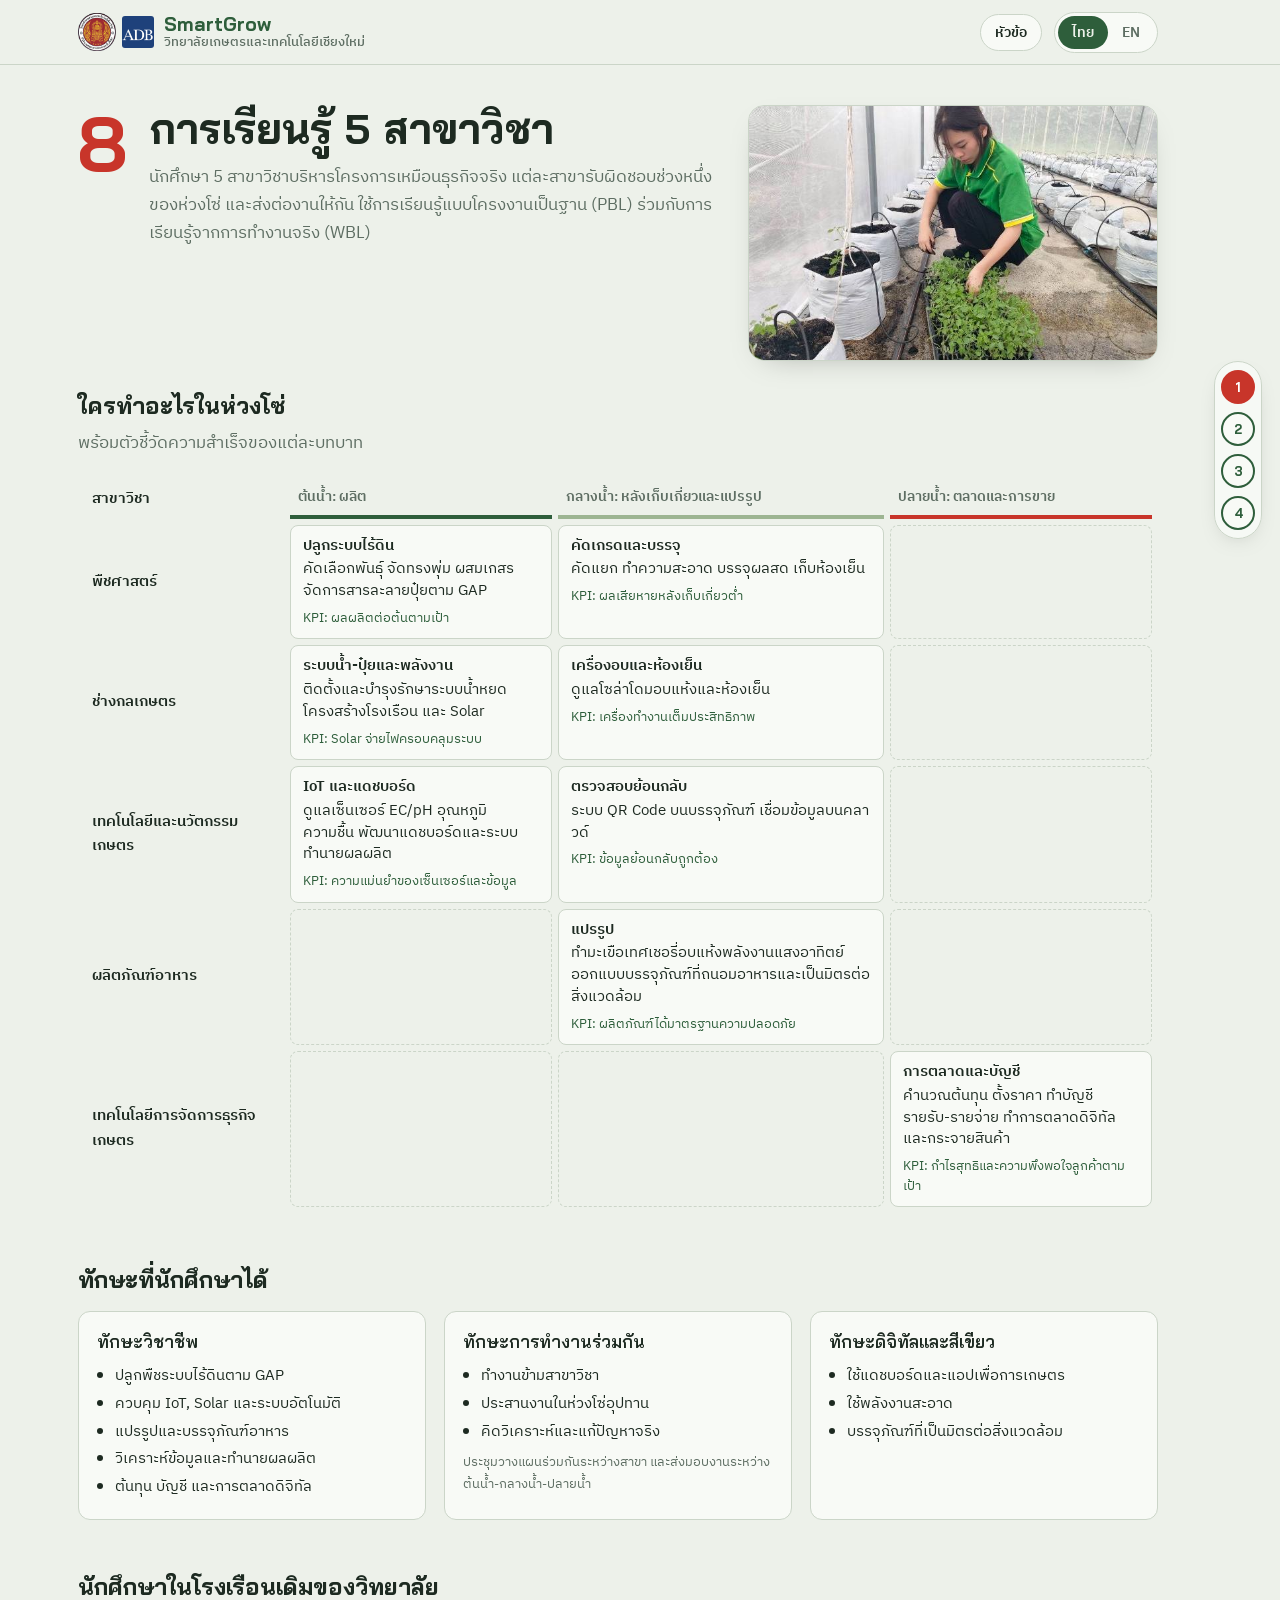
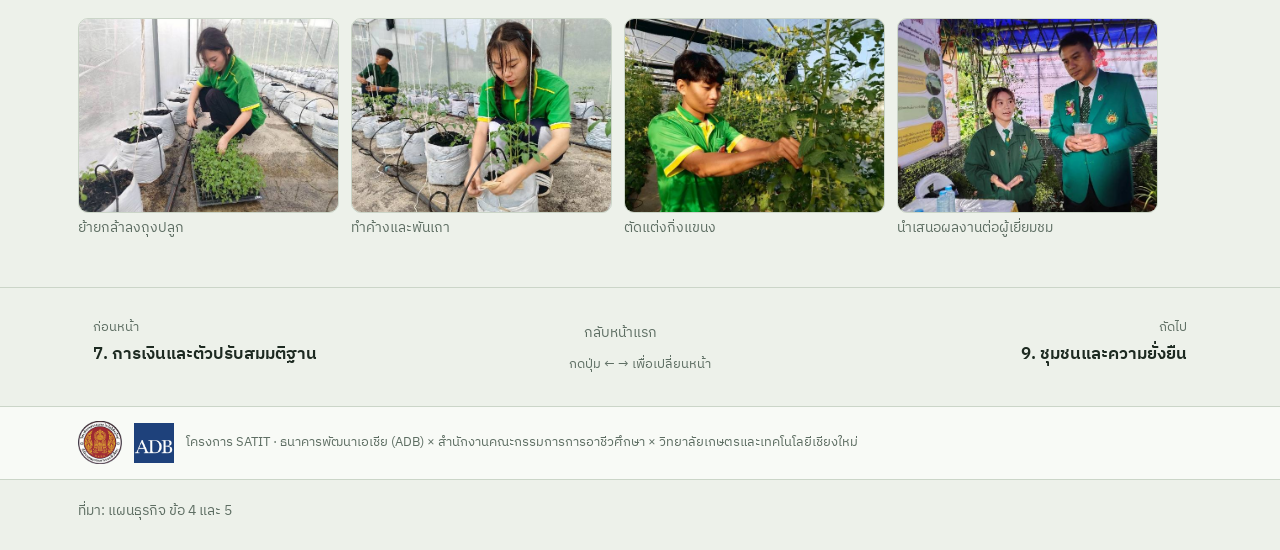
<file: 08-learning.html>
<!DOCTYPE html>
<html lang="th">
<head>
<meta charset="utf-8">
<meta name="viewport" content="width=device-width, initial-scale=1">
<title>8. การเรียนรู้ 5 สาขาวิชา · SmartGrow</title>
<link rel="preconnect" href="https://fonts.googleapis.com">
<link rel="preconnect" href="https://fonts.gstatic.com" crossorigin>
<link href="https://fonts.googleapis.com/css2?family=Bai+Jamjuree:wght@500;600;700&family=IBM+Plex+Sans+Thai:wght@400;500;600&display=swap" rel="stylesheet">
<link rel="stylesheet" href="assets/style.css">
<style>
.matrix{width:100%;border-collapse:separate;border-spacing:6px;font-size:14.5px;min-width:820px}
.matrix th{font-weight:600;text-align:left;padding:6px 8px;font-size:14px;color:var(--muted)}
.matrix th.dept{color:var(--ink);font-size:15px;width:19%}
.matrix td{background:var(--surface);border:1px solid var(--line);border-radius:8px;padding:10px 12px;vertical-align:top;line-height:1.5}
.matrix td.empty{background:transparent;border:1px dashed var(--line)}
.matrix td b{display:block;font-weight:600;margin-bottom:2px}
.matrix td .kpi{display:block;margin-top:6px;font-size:13px;color:var(--leaf)}
.matrix thead th.s1{border-bottom:4px solid var(--leaf)}
.matrix thead th.s2{border-bottom:4px solid var(--unripe)}
.matrix thead th.s3{border-bottom:4px solid var(--tomato)}
.photos{display:grid;grid-template-columns:repeat(4,minmax(0,1fr));gap:12px}
@media (max-width:980px){.photos{grid-template-columns:repeat(2,minmax(0,1fr))}}
</style>
</head>
<body data-page="8" data-art="img:transplant">
<main class="wrap">
  <div class="page-head">
    <span class="big">8</span>
    <h1 data-i18n="h1">การเรียนรู้ 5 สาขาวิชา</h1>
    <p data-i18n="lead">นักศึกษา 5 สาขาวิชาบริหารโครงการเหมือนธุรกิจจริง แต่ละสาขารับผิดชอบช่วงหนึ่งของห่วงโซ่ และส่งต่องานให้กัน ใช้การเรียนรู้แบบโครงงานเป็นฐาน (PBL) ร่วมกับการเรียนรู้จากการทำงานจริง (WBL)</p>
  </div>

  <section class="block" aria-labelledby="mx-h">
    <h2 id="mx-h" data-i18n="mxH">ใครทำอะไรในห่วงโซ่</h2>
    <p class="intro" data-i18n="mxIntro">พร้อมตัวชี้วัดความสำเร็จของแต่ละบทบาท</p>
    <div style="overflow-x:auto"><table class="matrix" id="mx"></table></div>
  </section>

  <section class="block" aria-labelledby="sk-h">
    <h2 id="sk-h" data-i18n="skH">ทักษะที่นักศึกษาได้</h2>
    <div class="g3" id="skills" style="margin-top:12px"></div>
  </section>

  <section class="block" aria-labelledby="ph-h">
    <h2 id="ph-h" data-i18n="phH">นักศึกษาในโรงเรือนเดิมของวิทยาลัย</h2>
    <div class="photos" style="margin-top:12px">
      <figure class="ph crop"><img src="img/transplant.jpg" alt="" loading="lazy"><figcaption data-i18n="p1">ย้ายกล้าลงถุงปลูก</figcaption></figure>
      <figure class="ph crop"><img src="img/trellis.jpg" alt="" loading="lazy"><figcaption data-i18n="p2">ทำค้างและพันเถา</figcaption></figure>
      <figure class="ph crop"><img src="img/pruning.jpg" alt="" loading="lazy"><figcaption data-i18n="p3">ตัดแต่งกิ่งแขนง</figcaption></figure>
      <figure class="ph crop"><img src="img/event1.jpg" alt="" loading="lazy"><figcaption data-i18n="p4">นำเสนอผลงานต่อผู้เยี่ยมชม</figcaption></figure>
    </div>
  </section>
</main>
<footer><div class="wrap"><span data-i18n="foot">ที่มา: แผนธุรกิจ ข้อ 4 และ 5</span></div></footer>
<script>
window.PAGE_EN={h1:"Learning across 5 departments",lead:"Students from five departments run the project as a real business. Each department owns one part of the chain and hands work on to the next, combining project-based (PBL) and work-based (WBL) learning.",
 mxH:"Who does what along the chain",mxIntro:"With a success measure for each role.",skH:"Skills students gain",phH:"Students in the college's existing greenhouse",
 p1:"Transplanting into grow bags",p2:"Trellising and training vines",p3:"Removing side shoots",p4:"Presenting to visitors",foot:"Source: business plan sections 4 and 5"};
function render(){
  const t=SG.t;
  document.querySelectorAll(".photos img").forEach((im,i)=>im.alt=document.querySelectorAll(".photos figcaption")[i].textContent);
  const D=[
   {d:t("พืชศาสตร์","Plant Science"),
    u:[t("ปลูกระบบไร้ดิน","Soilless growing"),t("คัดเลือกพันธุ์ จัดทรงพุ่ม ผสมเกสร จัดการสารละลายปุ๋ยตาม GAP","Variety choice, canopy, pollination, nutrient solution to GAP"),t("ผลผลิตต่อต้นตามเป้า","Yield per plant on target")],
    m:[t("คัดเกรดและบรรจุ","Grading and packing"),t("คัดแยก ทำความสะอาด บรรจุผลสด เก็บห้องเย็น","Sort, clean, pack, cold-store fresh fruit"),t("ผลเสียหายหลังเก็บเกี่ยวต่ำ","Low post-harvest loss")]},
   {d:t("ช่างกลเกษตร","Agricultural Mechanics"),
    u:[t("ระบบน้ำ-ปุ๋ยและพลังงาน","Fertigation and power"),t("ติดตั้งและบำรุงรักษาระบบน้ำหยด โครงสร้างโรงเรือน และ Solar","Install and maintain drip, structures and solar"),t("Solar จ่ายไฟครอบคลุมระบบ","Solar covers system load")],
    m:[t("เครื่องอบและห้องเย็น","Dryer and cold room"),t("ดูแลโซล่าโดมอบแห้งและห้องเย็น","Maintain the solar dome and cold room"),t("เครื่องทำงานเต็มประสิทธิภาพ","Equipment at full performance")]},
   {d:t("เทคโนโลยีและนวัตกรรมเกษตร","Agri-Tech and Innovation"),
    u:[t("IoT และแดชบอร์ด","IoT and dashboard"),t("ดูแลเซ็นเซอร์ EC/pH อุณหภูมิ ความชื้น พัฒนาแดชบอร์ดและระบบทำนายผลผลิต","Run EC/pH, temperature and humidity sensors; build dashboard and yield prediction"),t("ความแม่นยำของเซ็นเซอร์และข้อมูล","Sensor and data accuracy")],
    m:[t("ตรวจสอบย้อนกลับ","Traceability"),t("ระบบ QR Code บนบรรจุภัณฑ์ เชื่อมข้อมูลบนคลาวด์","QR codes on packs linked to cloud data"),t("ข้อมูลย้อนกลับถูกต้อง","Accurate trace records")]},
   {d:t("ผลิตภัณฑ์อาหาร","Food Products"),
    m:[t("แปรรูป","Processing"),t("ทำมะเขือเทศเชอรี่อบแห้งพลังงานแสงอาทิตย์ ออกแบบบรรจุภัณฑ์ที่ถนอมอาหารและเป็นมิตรต่อสิ่งแวดล้อม","Solar-dried cherry tomatoes; food-safe, eco-friendly packaging"),t("ผลิตภัณฑ์ได้มาตรฐานความปลอดภัย","Product meets food-safety standards")]},
   {d:t("เทคโนโลยีการจัดการธุรกิจเกษตร","Agribusiness Management"),
    s:[t("การตลาดและบัญชี","Marketing and accounts"),t("คำนวณต้นทุน ตั้งราคา ทำบัญชีรายรับ-รายจ่าย ทำการตลาดดิจิทัล และกระจายสินค้า","Costing, pricing, bookkeeping, digital marketing and distribution"),t("กำไรสุทธิและความพึงพอใจลูกค้าตามเป้า","Net profit and customer satisfaction on target")]}];
  const cell=c=>c?`<td><b>${c[0]}</b>${c[1]}<span class="kpi">KPI: ${c[2]}</span></td>`:`<td class="empty"></td>`;
  document.getElementById("mx").innerHTML=`<thead><tr><th class="dept">${t("สาขาวิชา","Department")}</th><th class="s1">${t("ต้นน้ำ: ผลิต","Upstream: production")}</th><th class="s2">${t("กลางน้ำ: หลังเก็บเกี่ยวและแปรรูป","Midstream: post-harvest and processing")}</th><th class="s3">${t("ปลายน้ำ: ตลาดและการขาย","Downstream: market and sales")}</th></tr></thead><tbody>`+
   D.map(r=>`<tr><th class="dept">${r.d}</th>${cell(r.u)}${cell(r.m)}${cell(r.s)}</tr>`).join("")+"</tbody>";
  const K=[
   [t("ทักษะวิชาชีพ","Technical skills"),[t("ปลูกพืชระบบไร้ดินตาม GAP","Soilless growing to GAP"),t("ควบคุม IoT, Solar และระบบอัตโนมัติ","Running IoT, solar and automation"),t("แปรรูปและบรรจุภัณฑ์อาหาร","Food processing and packaging"),t("วิเคราะห์ข้อมูลและทำนายผลผลิต","Data analysis and yield prediction"),t("ต้นทุน บัญชี และการตลาดดิจิทัล","Costing, accounts, digital marketing")]],
   [t("ทักษะการทำงานร่วมกัน","Teamwork skills"),[t("ทำงานข้ามสาขาวิชา","Working across departments"),t("ประสานงานในห่วงโซ่อุปทาน","Coordinating along the supply chain"),t("คิดวิเคราะห์และแก้ปัญหาจริง","Analysing and solving real problems")],t("ประชุมวางแผนร่วมกันระหว่างสาขา และส่งมอบงานระหว่างต้นน้ำ-กลางน้ำ-ปลายน้ำ","Joint planning meetings and hand-offs between stages")],
   [t("ทักษะดิจิทัลและสีเขียว","Digital and green skills"),[t("ใช้แดชบอร์ดและแอปเพื่อการเกษตร","Using farm dashboards and apps"),t("ใช้พลังงานสะอาด","Working with clean energy"),t("บรรจุภัณฑ์ที่เป็นมิตรต่อสิ่งแวดล้อม","Eco-friendly packaging")]]];
  document.getElementById("skills").innerHTML=K.map(k=>`<div class="card"><h3>${k[0]}</h3><ul>${k[1].map(x=>`<li>${x}</li>`).join("")}</ul>${k[2]?`<p class="tag" style="margin-top:8px">${k[2]}</p>`:""}</div>`).join("");
}
window.onLang=render;
</script>
<script src="assets/site.js"></script>
</body>
</html>
</file>
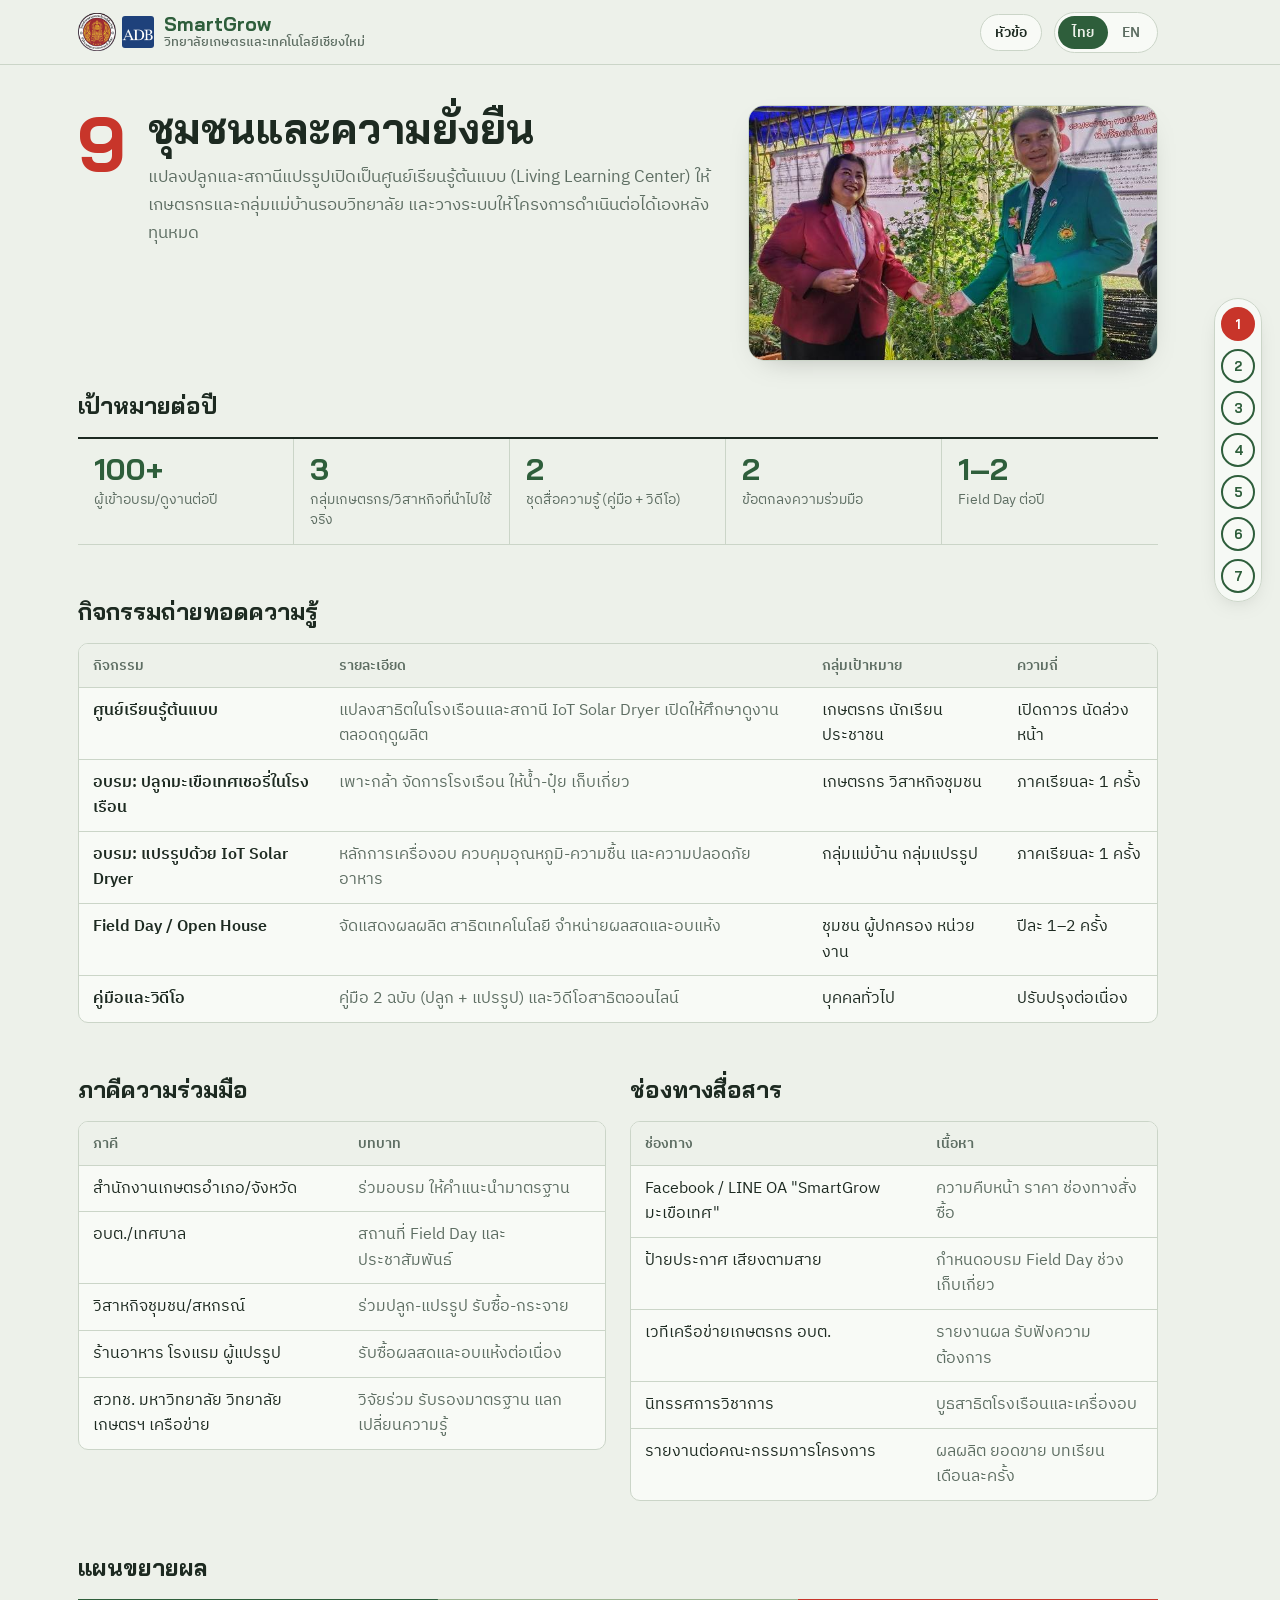
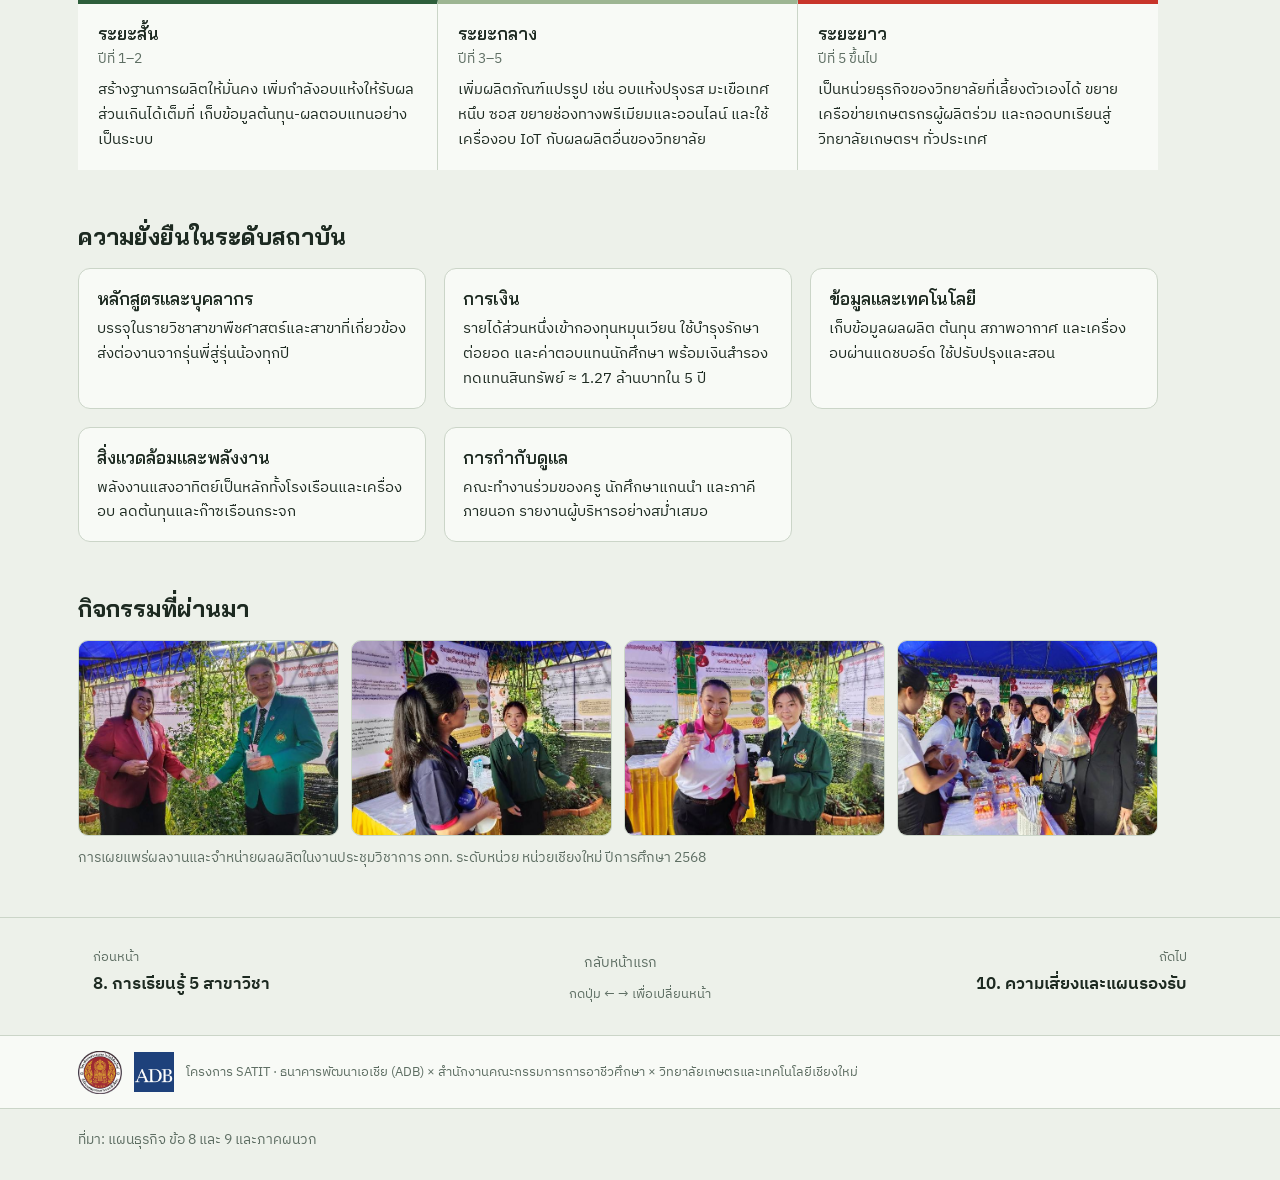
<file: 09-community.html>
<!DOCTYPE html>
<html lang="th">
<head>
<meta charset="utf-8">
<meta name="viewport" content="width=device-width, initial-scale=1">
<title>9. ชุมชนและความยั่งยืน · SmartGrow</title>
<link rel="preconnect" href="https://fonts.googleapis.com">
<link rel="preconnect" href="https://fonts.gstatic.com" crossorigin>
<link href="https://fonts.googleapis.com/css2?family=Bai+Jamjuree:wght@500;600;700&family=IBM+Plex+Sans+Thai:wght@400;500;600&display=swap" rel="stylesheet">
<link rel="stylesheet" href="assets/style.css">
<style>
.phase{display:grid;grid-template-columns:repeat(3,minmax(0,1fr));gap:0;margin-top:12px}
.phase>div{padding:16px 20px 18px;border-top:5px solid var(--c);background:var(--surface);border-right:1px solid var(--line)}
.phase>div:last-child{border-right:0}
.phase h3{font-size:17px;font-weight:600}
.phase .when{font-size:13.5px;color:var(--muted)}
.phase p{font-size:15px;margin:8px 0 0}
.photos{display:grid;grid-template-columns:repeat(4,minmax(0,1fr));gap:12px}
@media (max-width:980px){.phase{grid-template-columns:1fr}.phase>div{border-right:0;border-bottom:1px solid var(--line)}.photos{grid-template-columns:repeat(2,minmax(0,1fr))}}
</style>
</head>
<body data-page="9" data-art="img:event2">
<main class="wrap">
  <div class="page-head">
    <span class="big">9</span>
    <h1 data-i18n="h1">ชุมชนและความยั่งยืน</h1>
    <p data-i18n="lead">แปลงปลูกและสถานีแปรรูปเปิดเป็นศูนย์เรียนรู้ต้นแบบ (Living Learning Center) ให้เกษตรกรและกลุ่มแม่บ้านรอบวิทยาลัย และวางระบบให้โครงการดำเนินต่อได้เองหลังทุนหมด</p>
  </div>

  <section class="block" aria-labelledby="k-h">
    <h2 id="k-h" data-i18n="kH">เป้าหมายต่อปี</h2>
    <div class="kpis" id="kpis" style="margin-top:12px"></div>
  </section>

  <section class="block" aria-labelledby="a-h">
    <h2 id="a-h" data-i18n="aH">กิจกรรมถ่ายทอดความรู้</h2>
    <div class="tbl-wrap" style="margin-top:12px"><table class="data" id="act"></table></div>
  </section>

  <section class="block g2" aria-label="Partners and channels">
    <div><h2 style="font-size:23px;margin-bottom:12px" data-i18n="pH">ภาคีความร่วมมือ</h2><div class="tbl-wrap"><table class="data" id="part"></table></div></div>
    <div><h2 style="font-size:23px;margin-bottom:12px" data-i18n="cH">ช่องทางสื่อสาร</h2><div class="tbl-wrap"><table class="data" id="chan"></table></div></div>
  </section>

  <section class="block" aria-labelledby="ph-h2">
    <h2 id="ph-h2" data-i18n="phH">แผนขยายผล</h2>
    <div class="phase" id="phase"></div>
  </section>

  <section class="block" aria-labelledby="pil-h">
    <h2 id="pil-h" data-i18n="pilH">ความยั่งยืนในระดับสถาบัน</h2>
    <div class="g3" id="pil" style="margin-top:12px"></div>
  </section>

  <section class="block" aria-labelledby="ev-h">
    <h2 id="ev-h" data-i18n="evH">กิจกรรมที่ผ่านมา</h2>
    <div class="photos" style="margin-top:12px">
      <figure class="ph crop"><img src="img/event2.jpg" alt="" loading="lazy"></figure>
      <figure class="ph crop"><img src="img/event3.jpg" alt="" loading="lazy"></figure>
      <figure class="ph crop"><img src="img/event4.jpg" alt="" loading="lazy"></figure>
      <figure class="ph crop"><img src="img/event5.jpg" alt="" loading="lazy"></figure>
    </div>
    <p class="note" data-i18n="evCap">การเผยแพร่ผลงานและจำหน่ายผลผลิตในงานประชุมวิชาการ อกท. ระดับหน่วย หน่วยเชียงใหม่ ปีการศึกษา 2568</p>
  </section>
</main>
<footer><div class="wrap"><span data-i18n="foot">ที่มา: แผนธุรกิจ ข้อ 8 และ 9 และภาคผนวก</span></div></footer>
<script>
window.PAGE_EN={h1:"Community and sustainability",lead:"The growing and processing stations double as a Living Learning Center for farmers and women's groups around the college, and the project is set up to keep running after the grant.",
 kH:"Annual targets",aH:"Knowledge-sharing activities",pH:"Partners",cH:"Communication channels",phH:"Scale-up plan",pilH:"Institutional sustainability",evH:"Past activities",
 evCap:"Showcasing and selling produce at the FFT unit-level conference, Chiang Mai unit, academic year 2025",foot:"Sources: business plan sections 8 and 9, and appendix"};
function render(){
  const t=SG.t;
  document.querySelectorAll(".photos img").forEach(i=>i.alt=t("กิจกรรมเผยแพร่ผลงาน","Outreach event"));
  document.getElementById("kpis").innerHTML=[["100+",t("ผู้เข้าอบรม/ดูงานต่อปี","trainees and visitors a year")],["3",t("กลุ่มเกษตรกร/วิสาหกิจที่นำไปใช้จริง","farmer or enterprise groups applying it")],["2",t("ชุดสื่อความรู้ (คู่มือ + วิดีโอ)","learning-material sets (manual + video)")],["2",t("ข้อตกลงความร่วมมือ","partnership agreements")],["1–2",t("Field Day ต่อปี","field days a year")]].map(k=>`<div><b>${k[0]}</b><span>${k[1]}</span></div>`).join("");
  const A=[
   [t("ศูนย์เรียนรู้ต้นแบบ","Living Learning Center"),t("แปลงสาธิตในโรงเรือนและสถานี IoT Solar Dryer เปิดให้ศึกษาดูงานตลอดฤดูผลิต","Demonstration greenhouse and IoT solar-dryer station open through the season"),t("เกษตรกร นักเรียน ประชาชน","Farmers, students, public"),t("เปิดถาวร นัดล่วงหน้า","Open; by appointment")],
   [t("อบรม: ปลูกมะเขือเทศเชอรี่ในโรงเรือน","Training: greenhouse cherry tomatoes"),t("เพาะกล้า จัดการโรงเรือน ให้น้ำ-ปุ๋ย เก็บเกี่ยว","Seedlings, house management, fertigation, harvest"),t("เกษตรกร วิสาหกิจชุมชน","Farmers, community enterprises"),t("ภาคเรียนละ 1 ครั้ง","Once a term")],
   [t("อบรม: แปรรูปด้วย IoT Solar Dryer","Training: IoT solar drying"),t("หลักการเครื่องอบ ควบคุมอุณหภูมิ-ความชื้น และความปลอดภัยอาหาร","Dryer principles, temperature and humidity control, food safety"),t("กลุ่มแม่บ้าน กลุ่มแปรรูป","Women's and processing groups"),t("ภาคเรียนละ 1 ครั้ง","Once a term")],
   [t("Field Day / Open House","Field Day / Open House"),t("จัดแสดงผลผลิต สาธิตเทคโนโลยี จำหน่ายผลสดและอบแห้ง","Produce display, technology demos, sales"),t("ชุมชน ผู้ปกครอง หน่วยงาน","Community, parents, agencies"),t("ปีละ 1–2 ครั้ง","1–2 a year")],
   [t("คู่มือและวิดีโอ","Manuals and videos"),t("คู่มือ 2 ฉบับ (ปลูก + แปรรูป) และวิดีโอสาธิตออนไลน์","Two manuals (growing + drying) and online demo videos"),t("บุคคลทั่วไป","General public"),t("ปรับปรุงต่อเนื่อง","Updated continuously")]];
  document.getElementById("act").innerHTML=`<thead><tr><th>${t("กิจกรรม","Activity")}</th><th>${t("รายละเอียด","Details")}</th><th>${t("กลุ่มเป้าหมาย","Audience")}</th><th>${t("ความถี่","Frequency")}</th></tr></thead><tbody>`+A.map(a=>`<tr><td><b style="font-weight:600">${a[0]}</b></td><td class="muted">${a[1]}</td><td>${a[2]}</td><td>${a[3]}</td></tr>`).join("")+"</tbody>";
  const P=[[t("สำนักงานเกษตรอำเภอ/จังหวัด","District/provincial agriculture office"),t("ร่วมอบรม ให้คำแนะนำมาตรฐาน","Co-train; advise on standards")],[t("อบต./เทศบาล","Local government"),t("สถานที่ Field Day และประชาสัมพันธ์","Field Day venue and publicity")],[t("วิสาหกิจชุมชน/สหกรณ์","Community enterprises/co-ops"),t("ร่วมปลูก-แปรรูป รับซื้อ-กระจาย","Co-grow, process, buy and distribute")],[t("ร้านอาหาร โรงแรม ผู้แปรรูป","Restaurants, hotels, processors"),t("รับซื้อผลสดและอบแห้งต่อเนื่อง","Regular buyers of fresh and dried")],[t("สวทช. มหาวิทยาลัย วิทยาลัยเกษตรฯ เครือข่าย","NSTDA, universities, partner colleges"),t("วิจัยร่วม รับรองมาตรฐาน แลกเปลี่ยนความรู้","Joint research, certification, knowledge exchange")]];
  document.getElementById("part").innerHTML=`<thead><tr><th>${t("ภาคี","Partner")}</th><th>${t("บทบาท","Role")}</th></tr></thead><tbody>`+P.map(p=>`<tr><td>${p[0]}</td><td class="muted">${p[1]}</td></tr>`).join("")+"</tbody>";
  const C=[[t("Facebook / LINE OA \"SmartGrow มะเขือเทศ\"","Facebook / LINE OA \"SmartGrow\""),t("ความคืบหน้า ราคา ช่องทางสั่งซื้อ","Progress, prices, ordering")],[t("ป้ายประกาศ เสียงตามสาย","Notice boards, village PA"),t("กำหนดอบรม Field Day ช่วงเก็บเกี่ยว","Training, Field Day, harvest dates")],[t("เวทีเครือข่ายเกษตรกร อบต.","Farmer-network and council forums"),t("รายงานผล รับฟังความต้องการ","Report results, hear needs")],[t("นิทรรศการวิชาการ","Academic exhibitions"),t("บูธสาธิตโรงเรือนและเครื่องอบ","Greenhouse and dryer demo booth")],[t("รายงานต่อคณะกรรมการโครงการ","Reports to the project committee"),t("ผลผลิต ยอดขาย บทเรียน เดือนละครั้ง","Output, sales, lessons; monthly")]];
  document.getElementById("chan").innerHTML=`<thead><tr><th>${t("ช่องทาง","Channel")}</th><th>${t("เนื้อหา","Content")}</th></tr></thead><tbody>`+C.map(p=>`<tr><td>${p[0]}</td><td class="muted">${p[1]}</td></tr>`).join("")+"</tbody>";
  const PH=[["var(--leaf)",t("ระยะสั้น","Short term"),t("ปีที่ 1–2","Years 1–2"),t("สร้างฐานการผลิตให้มั่นคง เพิ่มกำลังอบแห้งให้รับผลส่วนเกินได้เต็มที่ เก็บข้อมูลต้นทุน-ผลตอบแทนอย่างเป็นระบบ","Stabilise production, scale drying to absorb all surplus, record costs and returns systematically")],
   ["var(--unripe)",t("ระยะกลาง","Medium term"),t("ปีที่ 3–5","Years 3–5"),t("เพิ่มผลิตภัณฑ์แปรรูป เช่น อบแห้งปรุงรส มะเขือเทศหนึบ ซอส ขยายช่องทางพรีเมียมและออนไลน์ และใช้เครื่องอบ IoT กับผลผลิตอื่นของวิทยาลัย","New processed products (seasoned, chewy, sauce), premium and online channels, and use of the IoT dryer for other college produce")],
   ["var(--tomato)",t("ระยะยาว","Long term"),t("ปีที่ 5 ขึ้นไป","Year 5 onward"),t("เป็นหน่วยธุรกิจของวิทยาลัยที่เลี้ยงตัวเองได้ ขยายเครือข่ายเกษตรกรผู้ผลิตร่วม และถอดบทเรียนสู่วิทยาลัยเกษตรฯ ทั่วประเทศ","A self-funding college business unit, a wider network of partner growers, and a model shared with agricultural colleges nationwide")]];
  document.getElementById("phase").innerHTML=PH.map(p=>`<div style="--c:${p[0]}"><h3>${p[1]}</h3><div class="when">${p[2]}</div><p>${p[3]}</p></div>`).join("");
  const PL=[[t("หลักสูตรและบุคลากร","Curriculum and people"),t("บรรจุในรายวิชาสาขาพืชศาสตร์และสาขาที่เกี่ยวข้อง ส่งต่องานจากรุ่นพี่สู่รุ่นน้องทุกปี","Built into Plant Science and related courses, with yearly senior-to-junior hand-over")],
   [t("การเงิน","Finance"),t("รายได้ส่วนหนึ่งเข้ากองทุนหมุนเวียน ใช้บำรุงรักษา ต่อยอด และค่าตอบแทนนักศึกษา พร้อมเงินสำรองทดแทนสินทรัพย์ ≈ 1.27 ล้านบาทใน 5 ปี","Part of revenue goes to a revolving fund for upkeep, growth and student pay, plus a ≈ THB 1.27 M replacement reserve over 5 years")],
   [t("ข้อมูลและเทคโนโลยี","Data and technology"),t("เก็บข้อมูลผลผลิต ต้นทุน สภาพอากาศ และเครื่องอบผ่านแดชบอร์ด ใช้ปรับปรุงและสอน","Yield, cost, weather and dryer data kept on the dashboard for improvement and teaching")],
   [t("สิ่งแวดล้อมและพลังงาน","Environment and energy"),t("พลังงานแสงอาทิตย์เป็นหลักทั้งโรงเรือนและเครื่องอบ ลดต้นทุนและก๊าซเรือนกระจก","Solar powers both houses and dryer, cutting cost and emissions")],
   [t("การกำกับดูแล","Governance"),t("คณะทำงานร่วมของครู นักศึกษาแกนนำ และภาคีภายนอก รายงานผู้บริหารอย่างสม่ำเสมอ","A joint team of teachers, student leaders and partners reporting regularly to college leadership")]];
  document.getElementById("pil").innerHTML=PL.map(p=>`<div class="card"><h3>${p[0]}</h3><p>${p[1]}</p></div>`).join("");
}
window.onLang=render;
</script>
<script src="assets/site.js"></script>
</body>
</html>
</file>
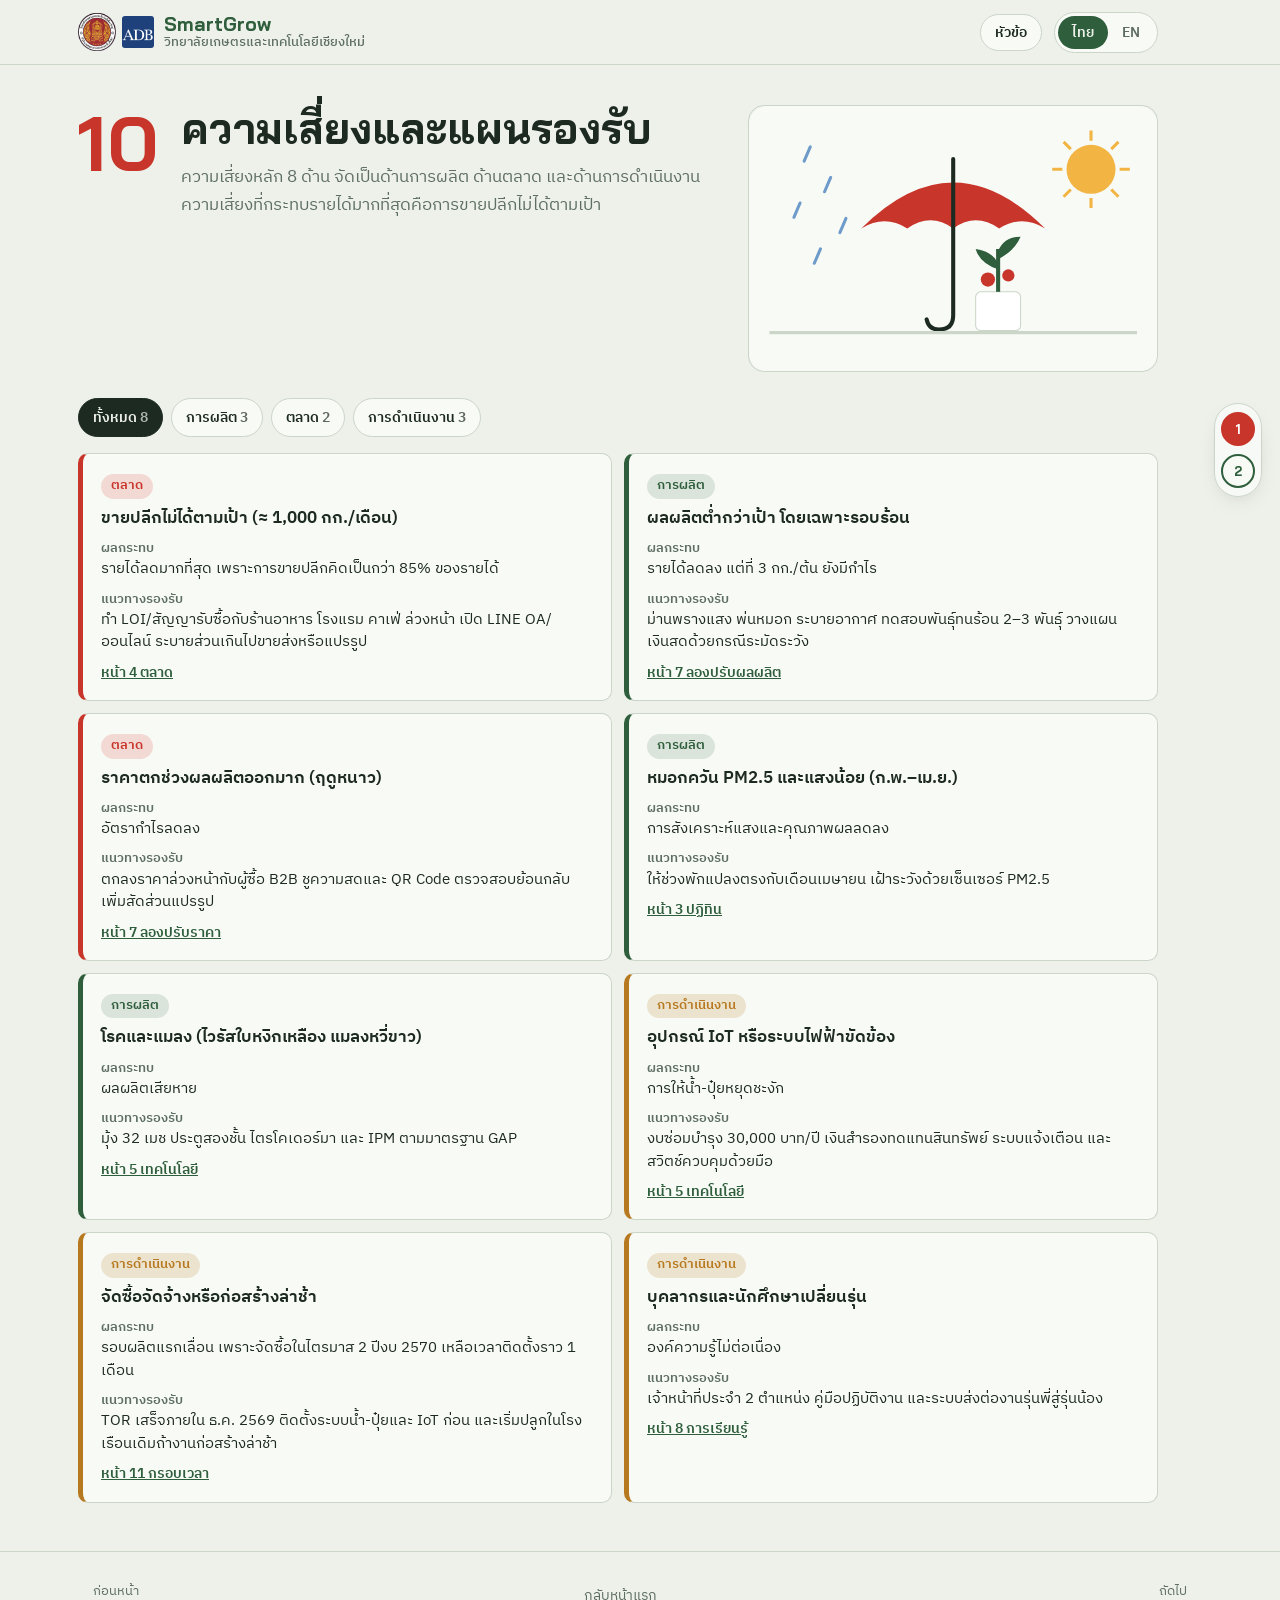
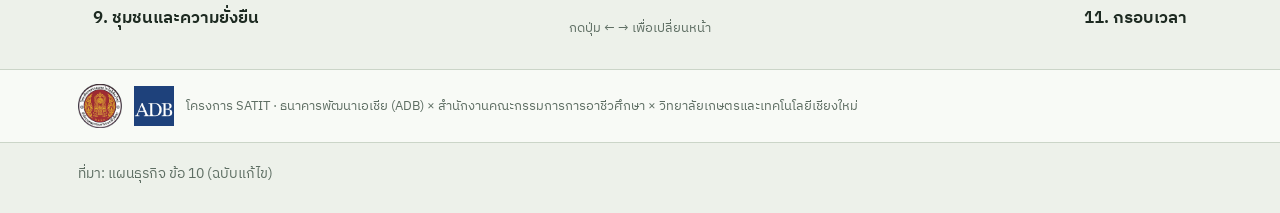
<file: 10-risks.html>
<!DOCTYPE html>
<html lang="th">
<head>
<meta charset="utf-8">
<meta name="viewport" content="width=device-width, initial-scale=1">
<title>10. ความเสี่ยงและแผนรองรับ · SmartGrow</title>
<link rel="preconnect" href="https://fonts.googleapis.com">
<link rel="preconnect" href="https://fonts.gstatic.com" crossorigin>
<link href="https://fonts.googleapis.com/css2?family=Bai+Jamjuree:wght@500;600;700&family=IBM+Plex+Sans+Thai:wght@400;500;600&display=swap" rel="stylesheet">
<link rel="stylesheet" href="assets/style.css">
<style>
.filters{display:flex;flex-wrap:wrap;gap:8px;margin:0 0 16px}
.filters button{font:600 14px var(--font-body);padding:7px 14px;border-radius:999px;border:1px solid var(--line);background:var(--surface);color:var(--ink);cursor:pointer}
.filters button[aria-pressed="true"]{background:var(--ink);color:var(--bg);border-color:var(--ink)}
.risks{display:grid;grid-template-columns:repeat(2,minmax(0,1fr));gap:12px}
.risk{background:var(--surface);border:1px solid var(--line);border-left:5px solid var(--c);border-radius:10px;padding:16px 18px;display:flex;flex-direction:column;gap:8px}
.risk h3{font-family:var(--font-body);font-size:16.5px;font-weight:600;line-height:1.4}
.risk .row{font-size:14.5px;line-height:1.55}
.risk .row b{font-weight:600;color:var(--muted);font-size:13px;display:block}
.risk .lk{font-size:13.5px}
.risk .lk a{color:var(--leaf);font-weight:600}
@media (max-width:860px){.risks{grid-template-columns:1fr}}
</style>
</head>
<body data-page="10" data-art="svg:risk">
<main class="wrap">
  <div class="page-head">
    <span class="big">10</span>
    <h1 data-i18n="h1">ความเสี่ยงและแผนรองรับ</h1>
    <p data-i18n="lead">ความเสี่ยงหลัก 8 ด้าน จัดเป็นด้านการผลิต ด้านตลาด และด้านการดำเนินงาน ความเสี่ยงที่กระทบรายได้มากที่สุดคือการขายปลีกไม่ได้ตามเป้า</p>
  </div>
  <section class="block" aria-label="Risks">
    <div class="filters" id="filters" role="group" aria-label="Filter"></div>
    <div class="risks" id="risks"></div>
  </section>
</main>
<footer><div class="wrap"><span data-i18n="foot">ที่มา: แผนธุรกิจ ข้อ 10 (ฉบับแก้ไข)</span></div></footer>
<script>
window.PAGE_EN={h1:"Risks and mitigation",lead:"Eight main risks across production, market and operations. The one that hits revenue hardest is missing the retail sales target.",foot:"Source: business plan section 10 (revised)"};
let filter="all";
function render(){
  const t=SG.t;
  const G={prod:["var(--leaf)",t("การผลิต","Production")],mkt:["var(--tomato)",t("ตลาด","Market")],ops:["var(--warn)",t("การดำเนินงาน","Operations")]};
  const R=[
   ["mkt",t("ขายปลีกไม่ได้ตามเป้า (≈ 1,000 กก./เดือน)","Retail sales below target (≈ 1,000 kg/month)"),t("รายได้ลดมากที่สุด เพราะการขายปลีกคิดเป็นกว่า 85% ของรายได้","Largest revenue impact: retail is over 85% of revenue"),t("ทำ LOI/สัญญารับซื้อกับร้านอาหาร โรงแรม คาเฟ่ ล่วงหน้า เปิด LINE OA/ออนไลน์ ระบายส่วนเกินไปขายส่งหรือแปรรูป","LOIs/contracts with restaurants, hotels, cafés in advance; LINE OA and online; surplus to wholesale or drying"),["04-market.html",t("หน้า 4 ตลาด","Page 4 market")]],
   ["prod",t("ผลผลิตต่ำกว่าเป้า โดยเฉพาะรอบร้อน","Yield below target, especially the hot cycle"),t("รายได้ลดลง แต่ที่ 3 กก./ต้น ยังมีกำไร","Revenue falls, but still profitable at 3 kg/plant"),t("ม่านพรางแสง พ่นหมอก ระบายอากาศ ทดสอบพันธุ์ทนร้อน 2–3 พันธุ์ วางแผนเงินสดด้วยกรณีระมัดระวัง","Shade, misting, ventilation; trial 2–3 heat-tolerant varieties; plan cash on the conservative case"),["07-finance.html",t("หน้า 7 ลองปรับผลผลิต","Page 7 try lower yield")]],
   ["mkt",t("ราคาตกช่วงผลผลิตออกมาก (ฤดูหนาว)","Price drop in the peak harvest season"),t("อัตรากำไรลดลง","Lower margins"),t("ตกลงราคาล่วงหน้ากับผู้ซื้อ B2B ชูความสดและ QR Code ตรวจสอบย้อนกลับ เพิ่มสัดส่วนแปรรูป","Pre-agreed B2B prices, freshness and QR traceability, more processing"),["07-finance.html",t("หน้า 7 ลองปรับราคา","Page 7 try lower price")]],
   ["prod",t("หมอกควัน PM2.5 และแสงน้อย (ก.พ.–เม.ย.)","PM2.5 haze and low light (Feb–Apr)"),t("การสังเคราะห์แสงและคุณภาพผลลดลง","Less photosynthesis, lower fruit quality"),t("ให้ช่วงพักแปลงตรงกับเดือนเมษายน เฝ้าระวังด้วยเซ็นเซอร์ PM2.5","Schedule the rest period in April; monitor with the PM2.5 sensor"),["03-production.html",t("หน้า 3 ปฏิทิน","Page 3 calendar")]],
   ["prod",t("โรคและแมลง (ไวรัสใบหงิกเหลือง แมลงหวี่ขาว)","Pests and disease (leaf curl virus, whitefly)"),t("ผลผลิตเสียหาย","Crop losses"),t("มุ้ง 32 เมช ประตูสองชั้น ไตรโคเดอร์มา และ IPM ตามมาตรฐาน GAP","32-mesh net, double doors, Trichoderma and IPM to GAP"),["05-technology.html",t("หน้า 5 เทคโนโลยี","Page 5 technology")]],
   ["ops",t("อุปกรณ์ IoT หรือระบบไฟฟ้าขัดข้อง","IoT or power failure"),t("การให้น้ำ-ปุ๋ยหยุดชะงัก","Fertigation stops"),t("งบซ่อมบำรุง 30,000 บาท/ปี เงินสำรองทดแทนสินทรัพย์ ระบบแจ้งเตือน และสวิตช์ควบคุมด้วยมือ","THB 30,000/yr maintenance, replacement reserve, alerts and manual override"),["05-technology.html",t("หน้า 5 เทคโนโลยี","Page 5 technology")]],
   ["ops",t("จัดซื้อจัดจ้างหรือก่อสร้างล่าช้า","Procurement or construction delay"),t("รอบผลิตแรกเลื่อน เพราะจัดซื้อในไตรมาส 2 ปีงบ 2570 เหลือเวลาติดตั้งราว 1 เดือน","First cycle slips; Q2 FY2027 procurement leaves about one month to install"),t("TOR เสร็จภายใน ธ.ค. 2569 ติดตั้งระบบน้ำ-ปุ๋ยและ IoT ก่อน และเริ่มปลูกในโรงเรือนเดิมถ้างานก่อสร้างล่าช้า","TOR ready by Dec 2026; install fertigation and IoT first; start in the existing house if building runs late"),["11-timeline.html",t("หน้า 11 กรอบเวลา","Page 11 timeline")]],
   ["ops",t("บุคลากรและนักศึกษาเปลี่ยนรุ่น","Staff and student turnover"),t("องค์ความรู้ไม่ต่อเนื่อง","Know-how lost"),t("เจ้าหน้าที่ประจำ 2 ตำแหน่ง คู่มือปฏิบัติงาน และระบบส่งต่องานรุ่นพี่สู่รุ่นน้อง","Two permanent staff, operating manuals, senior-to-junior hand-over"),["08-learning.html",t("หน้า 8 การเรียนรู้","Page 8 learning")]]];
  const counts={all:R.length};R.forEach(r=>counts[r[0]]=(counts[r[0]]||0)+1);
  const fb=document.getElementById("filters");
  fb.innerHTML=[["all",t("ทั้งหมด","All")],...Object.keys(G).map(k=>[k,G[k][1]])].map(([k,l])=>`<button type="button" data-f="${k}" aria-pressed="${filter===k}">${l} <span style="opacity:.7">${counts[k]}</span></button>`).join("");
  fb.querySelectorAll("button").forEach(b=>b.onclick=()=>{filter=b.dataset.f;render()});
  document.getElementById("risks").innerHTML=R.filter(r=>filter==="all"||r[0]===filter).map(r=>`
   <article class="risk" style="--c:${G[r[0]][0]}">
    <div><span class="pill ${r[0]==="mkt"?"bad":r[0]==="prod"?"info":"warn"}">${G[r[0]][1]}</span></div>
    <h3>${r[1]}</h3>
    <div class="row"><b>${t("ผลกระทบ","Impact")}</b>${r[2]}</div>
    <div class="row"><b>${t("แนวทางรองรับ","Mitigation")}</b>${r[3]}</div>
    <div class="lk"><a href="${r[4][0]}">${r[4][1]}</a></div>
   </article>`).join("");
}
window.onLang=render;
</script>
<script src="assets/site.js"></script>
</body>
</html>
</file>
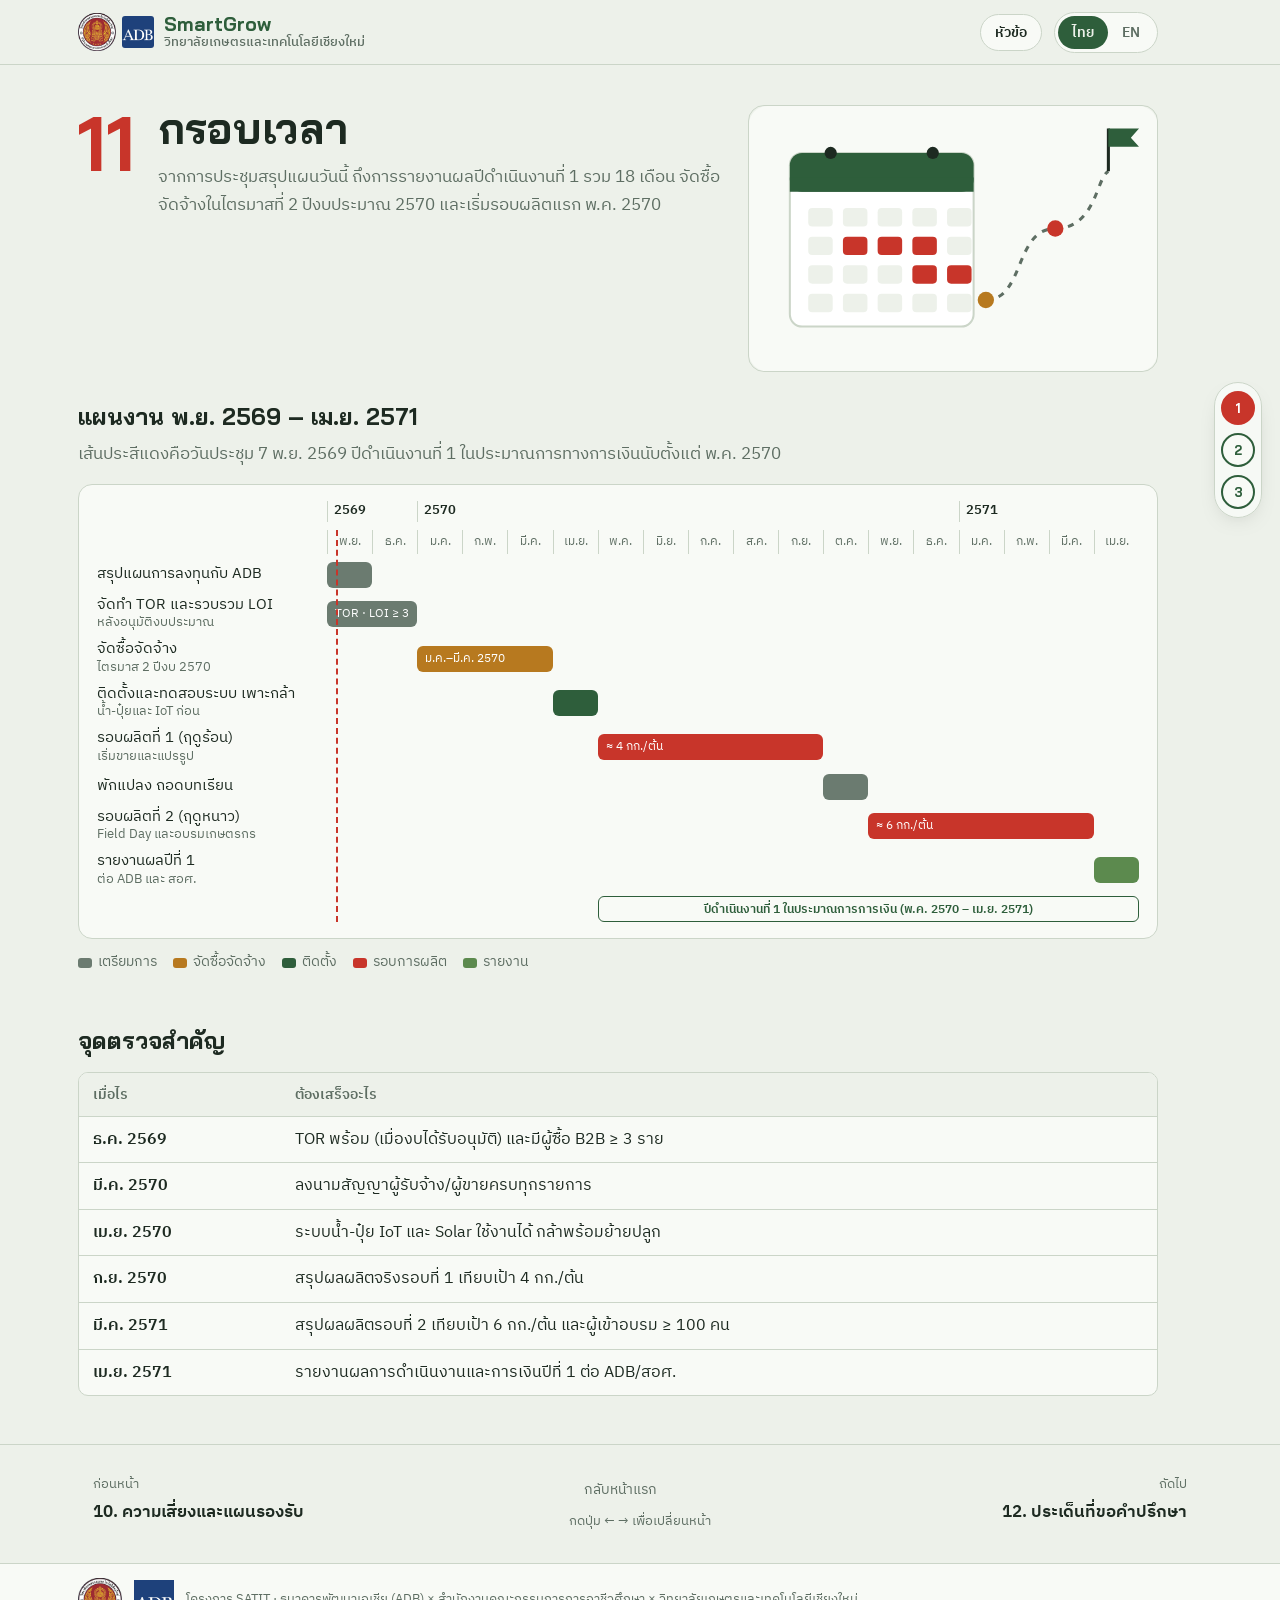
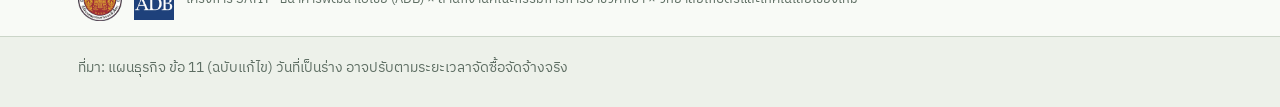
<file: 11-timeline.html>
<!DOCTYPE html>
<html lang="th">
<head>
<meta charset="utf-8">
<meta name="viewport" content="width=device-width, initial-scale=1">
<title>11. กรอบเวลา · SmartGrow</title>
<link rel="preconnect" href="https://fonts.googleapis.com">
<link rel="preconnect" href="https://fonts.gstatic.com" crossorigin>
<link href="https://fonts.googleapis.com/css2?family=Bai+Jamjuree:wght@500;600;700&family=IBM+Plex+Sans+Thai:wght@400;500;600&display=swap" rel="stylesheet">
<link rel="stylesheet" href="assets/style.css">
<style>
.gantt-wrap{overflow-x:auto;background:var(--surface);border:1px solid var(--line);border-radius:14px;padding:16px 18px}
.gantt{display:grid;grid-template-columns:230px repeat(18,minmax(34px,1fr));row-gap:8px;min-width:900px;align-items:center}
.gantt .mh{font-size:12px;color:var(--muted);text-align:center;border-left:1px solid var(--line);padding:2px 0}
.gantt .yh{font-size:12.5px;font-weight:600;color:var(--ink);border-left:1px solid var(--line);padding-left:6px}
.gantt .lab{font-size:14.5px;line-height:1.35;padding-right:10px}
.gantt .lab small{display:block;color:var(--muted);font-size:12.5px}
.gantt .b{height:26px;border-radius:6px;font-size:12px;color:#fff;display:flex;align-items:center;padding:0 8px;white-space:nowrap;overflow:hidden}
.gantt .ms{width:16px;height:16px;transform:rotate(45deg);background:var(--tomato);justify-self:center;border-radius:2px}
.gantt .today{grid-row:1/-1;border-left:2px dashed var(--tomato);height:100%;justify-self:start}
.legend2{display:flex;gap:16px;flex-wrap:wrap;font-size:13.5px;color:var(--muted);margin-top:12px}
.legend2 i{display:inline-block;width:14px;height:10px;border-radius:3px;margin-right:6px;vertical-align:middle}
</style>
</head>
<body data-page="11" data-art="svg:timeline">
<main class="wrap">
  <div class="page-head">
    <span class="big">11</span>
    <h1 data-i18n="h1">กรอบเวลา</h1>
    <p data-i18n="lead">จากการประชุมสรุปแผนวันนี้ ถึงการรายงานผลปีดำเนินงานที่ 1 รวม 18 เดือน จัดซื้อจัดจ้างในไตรมาสที่ 2 ปีงบประมาณ 2570 และเริ่มรอบผลิตแรก พ.ค. 2570</p>
  </div>
  <section class="block" aria-labelledby="g-h">
    <h2 id="g-h" data-i18n="gH">แผนงาน พ.ย. 2569 – เม.ย. 2571</h2>
    <p class="intro" data-i18n="gIntro">เส้นประสีแดงคือวันประชุม 7 พ.ย. 2569 ปีดำเนินงานที่ 1 ในประมาณการทางการเงินนับตั้งแต่ พ.ค. 2570</p>
    <div class="gantt-wrap"><div class="gantt" id="gantt" role="img"></div></div>
    <div class="legend2" id="lg"></div>
  </section>
  <section class="block" aria-labelledby="m-h">
    <h2 id="m-h" data-i18n="mH">จุดตรวจสำคัญ</h2>
    <div class="tbl-wrap" style="margin-top:12px"><table class="data" id="ms"></table></div>
  </section>
</main>
<footer><div class="wrap"><span data-i18n="foot">ที่มา: แผนธุรกิจ ข้อ 11 (ฉบับแก้ไข) วันที่เป็นร่าง อาจปรับตามระยะเวลาจัดซื้อจัดจ้างจริง</span></div></footer>
<script>
window.PAGE_EN={h1:"Timeline",lead:"Eighteen months from today's planning meeting to the year-1 report. Procurement in Q2 of fiscal 2027 and the first cycle from May 2027.",
 gH:"Plan, Nov 2026 – Apr 2028",gIntro:"The red dashed line is the 7 Nov 2026 meeting. Operating year 1 in the financial projections starts May 2027.",mH:"Key checkpoints",foot:"Source: business plan section 11 (revised). Dates are a draft and may shift with actual procurement."};
function render(){
  const t=SG.t;
  const th="พ.ย. ธ.ค. ม.ค. ก.พ. มี.ค. เม.ย. พ.ค. มิ.ย. ก.ค. ส.ค. ก.ย. ต.ค. พ.ย. ธ.ค. ม.ค. ก.พ. มี.ค. เม.ย.".split(" ");
  const en="Nov Dec Jan Feb Mar Apr May Jun Jul Aug Sep Oct Nov Dec Jan Feb Mar Apr".split(" ");
  const M=SG.lang()==="en"?en:th;
  const C={prep:"#6B7B70",proc:"#B7791F",build:"#2E5E3B",grow:"#C8352A",out:"#5C8A4E"};
  // [label, sub, startIdx, endIdx(inclusive), color, text]
  const rows=[
   [t("สรุปแผนการลงทุนกับ ADB","Finalise investment plan with ADB"),"",0,0,C.prep,""],
   [t("จัดทำ TOR และรวบรวม LOI","TOR and buyer LOIs"),t("หลังอนุมัติงบประมาณ","after budget approval"),0,1,C.prep,"TOR · LOI ≥ 3"],
   [t("จัดซื้อจัดจ้าง","Procurement"),t("ไตรมาส 2 ปีงบ 2570","Q2 FY2027"),2,4,C.proc,t("ม.ค.–มี.ค. 2570","Jan–Mar 2027")],
   [t("ติดตั้งและทดสอบระบบ เพาะกล้า","Install, test, seedlings"),t("น้ำ-ปุ๋ยและ IoT ก่อน","fertigation and IoT first"),5,5,C.build,""],
   [t("รอบผลิตที่ 1 (ฤดูร้อน)","Cycle 1 (hot season)"),t("เริ่มขายและแปรรูป","sales and drying start"),6,10,C.grow,t("≈ 4 กก./ต้น","≈ 4 kg/plant")],
   [t("พักแปลง ถอดบทเรียน","Rest and review"),"",11,11,C.prep,""],
   [t("รอบผลิตที่ 2 (ฤดูหนาว)","Cycle 2 (cool season)"),t("Field Day และอบรมเกษตรกร","Field Day, farmer training"),12,16,C.grow,t("≈ 6 กก./ต้น","≈ 6 kg/plant")],
   [t("รายงานผลปีที่ 1","Year-1 report"),t("ต่อ ADB และ สอศ.","to ADB and OVEC"),17,17,C.out,""]];
  let h=`<div class="yh" style="grid-row:1;grid-column:2/4">2569</div><div class="yh" style="grid-row:1;grid-column:4/16">2570</div><div class="yh" style="grid-row:1;grid-column:16/20">2571</div>`;
  if(SG.lang()==="en") h=h.replace(">2569<",">2026<").replace(">2570<",">2027<").replace(">2571<",">2028<");
  h+=M.map((m,i)=>`<div class="mh" style="grid-row:2;grid-column:${i+2}">${m}</div>`).join("");
  rows.forEach((r,i)=>{
    const rowN=i+3;
    h+=`<div class="lab" style="grid-row:${rowN}">${r[0]}${r[1]?`<small>${r[1]}</small>`:""}</div>`;
    h+=`<div class="b" style="grid-row:${rowN};grid-column:${r[2]+2}/${r[3]+3};background:${r[4]}">${r[5]}</div>`;
  });
  // operating-year band label
  h+=`<div class="b" style="grid-row:${rows.length+3};grid-column:8/20;background:transparent;color:var(--leaf);border:1.5px solid var(--leaf);justify-content:center;font-weight:600">${t("ปีดำเนินงานที่ 1 ในประมาณการการเงิน (พ.ค. 2570 – เม.ย. 2571)","Operating year 1 in the financial projections (May 2027 – Apr 2028)")}</div>`;
  h+=`<div class="today" style="grid-column:2;grid-row:2/${rows.length+4};margin-left:${(6/30*100).toFixed(0)}%"></div>`;
  const g=document.getElementById("gantt");g.innerHTML=h;g.setAttribute("aria-label",t("แผนภูมิแกนต์กรอบเวลาโครงการ","Project timeline Gantt chart"));
  document.getElementById("lg").innerHTML=[[C.prep,t("เตรียมการ","Preparation")],[C.proc,t("จัดซื้อจัดจ้าง","Procurement")],[C.build,t("ติดตั้ง","Installation")],[C.grow,t("รอบการผลิต","Production cycle")],[C.out,t("รายงาน","Reporting")]].map(l=>`<span><i style="background:${l[0]}"></i>${l[1]}</span>`).join("");
  const MS=[
   [t("ธ.ค. 2569","Dec 2026"),t("TOR พร้อม (เมื่องบได้รับอนุมัติ) และมีผู้ซื้อ B2B ≥ 3 ราย","TOR ready (once the budget is approved); ≥ 3 B2B buyers")],
   [t("มี.ค. 2570","Mar 2027"),t("ลงนามสัญญาผู้รับจ้าง/ผู้ขายครบทุกรายการ","Contracts signed for all items")],
   [t("เม.ย. 2570","Apr 2027"),t("ระบบน้ำ-ปุ๋ย IoT และ Solar ใช้งานได้ กล้าพร้อมย้ายปลูก","Fertigation, IoT and solar working; seedlings ready")],
   [t("ก.ย. 2570","Sep 2027"),t("สรุปผลผลิตจริงรอบที่ 1 เทียบเป้า 4 กก./ต้น","Cycle-1 yield reviewed against 4 kg/plant")],
   [t("มี.ค. 2571","Mar 2028"),t("สรุปผลผลิตรอบที่ 2 เทียบเป้า 6 กก./ต้น และผู้เข้าอบรม ≥ 100 คน","Cycle-2 yield vs 6 kg/plant; ≥ 100 trainees")],
   [t("เม.ย. 2571","Apr 2028"),t("รายงานผลการดำเนินงานและการเงินปีที่ 1 ต่อ ADB/สอศ.","Year-1 operating and financial report to ADB/OVEC")]];
  document.getElementById("ms").innerHTML=`<thead><tr><th>${t("เมื่อไร","When")}</th><th>${t("ต้องเสร็จอะไร","What must be done")}</th></tr></thead><tbody>`+MS.map(m=>`<tr><td style="white-space:nowrap;font-weight:600">${m[0]}</td><td>${m[1]}</td></tr>`).join("")+"</tbody>";
}
window.onLang=render;
</script>
<script src="assets/site.js"></script>
</body>
</html>
</file>
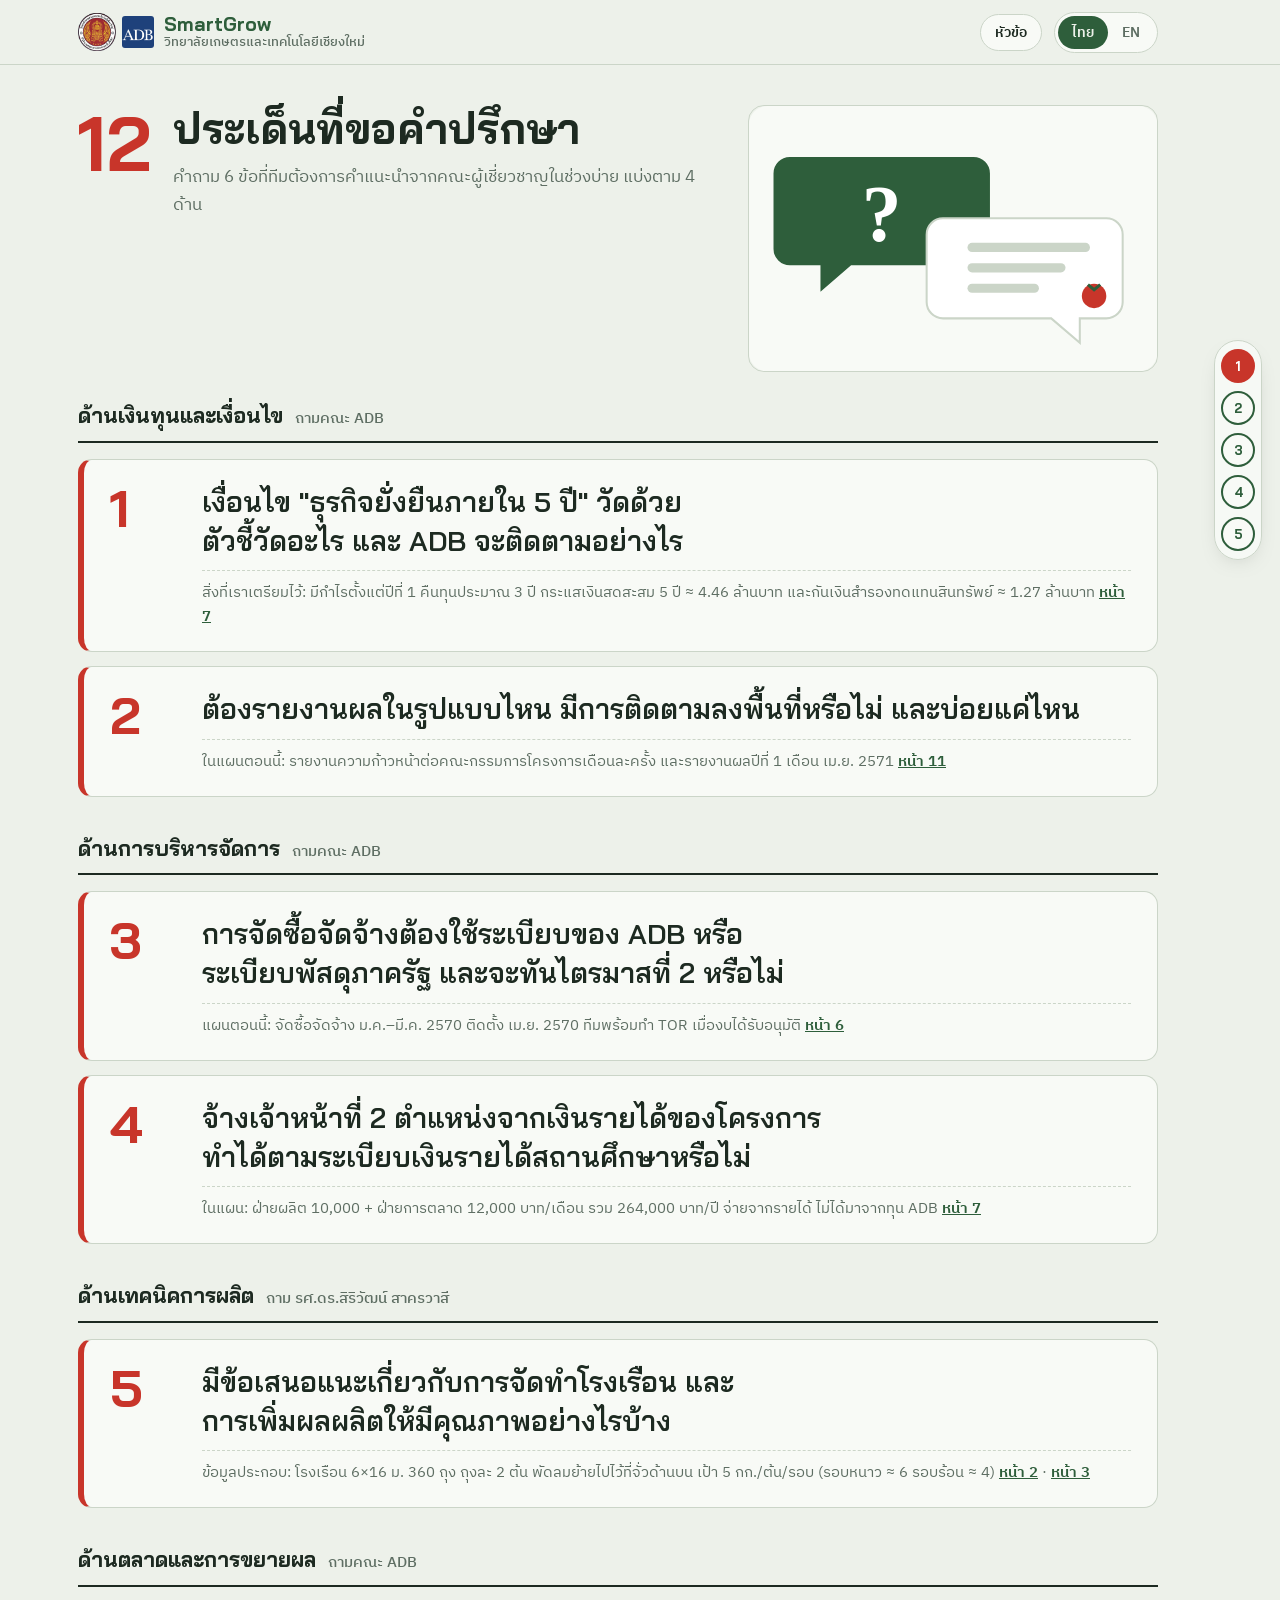
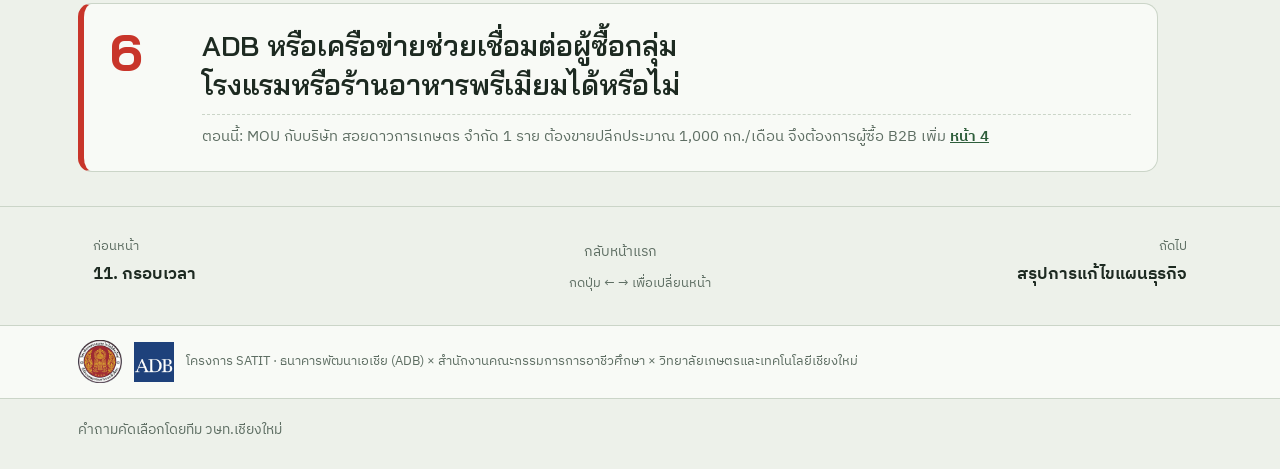
<file: 12-questions.html>
<!DOCTYPE html>
<html lang="th">
<head>
<meta charset="utf-8">
<meta name="viewport" content="width=device-width, initial-scale=1">
<title>12. ประเด็นที่ขอคำปรึกษา · SmartGrow</title>
<link rel="preconnect" href="https://fonts.googleapis.com">
<link rel="preconnect" href="https://fonts.gstatic.com" crossorigin>
<link href="https://fonts.googleapis.com/css2?family=Bai+Jamjuree:wght@500;600;700&family=IBM+Plex+Sans+Thai:wght@400;500;600&display=swap" rel="stylesheet">
<link rel="stylesheet" href="assets/style.css">
<style>
.grp{margin:0 0 34px}
.grp>h2{font-size:21px;font-weight:700;display:flex;align-items:baseline;gap:12px;flex-wrap:wrap;padding-bottom:8px;border-bottom:2px solid var(--ink)}
.grp>h2 .to{font-family:var(--font-body);font-size:15px;font-weight:500;color:var(--muted)}
.qs{display:flex;flex-direction:column;gap:14px;margin-top:16px}
.qq{display:grid;grid-template-columns:72px minmax(0,1fr);gap:20px;background:var(--surface);border:1px solid var(--line);border-left:6px solid var(--tomato);border-radius:14px;padding:22px 26px;align-items:start}
.qq .no{font-family:var(--font-display);font-weight:700;font-size:52px;color:var(--tomato);line-height:1;font-variant-numeric:tabular-nums}
.qq h3{font-family:var(--font-display);font-size:clamp(21px,2.3vw,28px);font-weight:600;line-height:1.4;text-wrap:balance}
.qq .ctx{font-size:15px;color:var(--muted);margin-top:10px;line-height:1.6;padding-top:10px;border-top:1px dashed var(--line)}
.qq .ctx a{color:var(--leaf);font-weight:600}
@media (max-width:640px){.qq{grid-template-columns:1fr;gap:6px;padding:18px}.qq .no{font-size:36px}.qq h3{font-size:20px}}
</style>
</head>
<body data-page="12" data-art="svg:ask">
<main class="wrap">
  <div class="page-head">
    <span class="big">12</span>
    <h1 data-i18n="h1">ประเด็นที่ขอคำปรึกษา</h1>
    <p data-i18n="lead">คำถาม 6 ข้อที่ทีมต้องการคำแนะนำจากคณะผู้เชี่ยวชาญในช่วงบ่าย แบ่งตาม 4 ด้าน</p>
  </div>
  <div id="groups"></div>
</main>
<footer><div class="wrap"><span data-i18n="foot">คำถามคัดเลือกโดยทีม วษท.เชียงใหม่</span></div></footer>
<script>
window.PAGE_EN={h1:"Questions for the advisers",lead:"Six questions the team would like the panel's advice on this afternoon, in four areas.",foot:"Questions selected by the Chiang Mai College team"};
function Q(){const t=SG.t;return[
 {h:t("ด้านเงินทุนและเงื่อนไข","Funding and conditions"),to:t("ถามคณะ ADB","For the ADB team"),items:[
  {id:"q1",q:t("เงื่อนไข \"ธุรกิจยั่งยืนภายใน 5 ปี\" วัดด้วยตัวชี้วัดอะไร และ ADB จะติดตามอย่างไร","How is \"sustainable within 5 years\" measured, and how will ADB track it?"),
   c:t(`สิ่งที่เราเตรียมไว้: มีกำไรตั้งแต่ปีที่ 1 คืนทุนประมาณ 3 ปี กระแสเงินสดสะสม 5 ปี ≈ 4.46 ล้านบาท และกันเงินสำรองทดแทนสินทรัพย์ ≈ 1.27 ล้านบาท <a href="07-finance.html">หน้า 7</a>`,`What we have prepared: profit from year 1, payback about 3 years, five-year cumulative cash ≈ THB 4.46 M and a ≈ THB 1.27 M replacement reserve. <a href="07-finance.html">Page 7</a>`)},
  {id:"q2",q:t("ต้องรายงานผลในรูปแบบไหน มีการติดตามลงพื้นที่หรือไม่ และบ่อยแค่ไหน","What reporting format is required, will there be site monitoring visits, and how often?"),
   c:t(`ในแผนตอนนี้: รายงานความก้าวหน้าต่อคณะกรรมการโครงการเดือนละครั้ง และรายงานผลปีที่ 1 เดือน เม.ย. 2571 <a href="11-timeline.html">หน้า 11</a>`,`Current plan: monthly progress reports to the project committee and a year-1 report in Apr 2028. <a href="11-timeline.html">Page 11</a>`)}]},
 {h:t("ด้านการบริหารจัดการ","Management"),to:t("ถามคณะ ADB","For the ADB team"),items:[
  {id:"q3",q:t("การจัดซื้อจัดจ้างต้องใช้ระเบียบของ ADB หรือระเบียบพัสดุภาครัฐ และจะทันไตรมาสที่ 2 หรือไม่","Should procurement follow ADB rules or Thai government procurement rules, and can it be done in Q2?"),
   c:t(`แผนตอนนี้: จัดซื้อจัดจ้าง ม.ค.–มี.ค. 2570 ติดตั้ง เม.ย. 2570 ทีมพร้อมทำ TOR เมื่องบได้รับอนุมัติ <a href="06-investment.html">หน้า 6</a>`,`Current plan: procurement Jan–Mar 2027, installation Apr 2027. The team will draft the TOR once the budget is approved. <a href="06-investment.html">Page 6</a>`)},
  {id:"q4",q:t("จ้างเจ้าหน้าที่ 2 ตำแหน่งจากเงินรายได้ของโครงการ ทำได้ตามระเบียบเงินรายได้สถานศึกษาหรือไม่","Can two staff be hired from project revenue under the college's income regulations?"),
   c:t(`ในแผน: ฝ่ายผลิต 10,000 + ฝ่ายการตลาด 12,000 บาท/เดือน รวม 264,000 บาท/ปี จ่ายจากรายได้ ไม่ได้มาจากทุน ADB <a href="07-finance.html">หน้า 7</a>`,`In the plan: production THB 10,000 + marketing THB 12,000 a month, THB 264,000 a year, paid from revenue, not the ADB grant. <a href="07-finance.html">Page 7</a>`)}]},
 {h:t("ด้านเทคนิคการผลิต","Production"),to:t("ถาม รศ.ดร.สิริวัฒน์ สาครวาสี","For Assoc. Prof. Dr. Siriwat Sakhonwasee"),items:[
  {id:"q5",q:t("มีข้อเสนอแนะเกี่ยวกับการจัดทำโรงเรือน และการเพิ่มผลผลิตให้มีคุณภาพอย่างไรบ้าง","What advice do you have on greenhouse design and on raising yield and quality?"),
   c:t(`ข้อมูลประกอบ: โรงเรือน 6×16 ม. 360 ถุง ถุงละ 2 ต้น พัดลมย้ายไปไว้ที่จั่วด้านบน เป้า 5 กก./ต้น/รอบ (รอบหนาว ≈ 6 รอบร้อน ≈ 4) <a href="02-site.html">หน้า 2</a> · <a href="03-production.html">หน้า 3</a>`,`Context: 6×16 m houses, 360 bags with 2 plants each, fans moved to the gable, target 5 kg/plant/cycle (cool ≈ 6, hot ≈ 4). <a href="02-site.html">Page 2</a> · <a href="03-production.html">Page 3</a>`)}]},
 {h:t("ด้านตลาดและการขยายผล","Market and scale-up"),to:t("ถามคณะ ADB","For the ADB team"),items:[
  {id:"q6",q:t("ADB หรือเครือข่ายช่วยเชื่อมต่อผู้ซื้อกลุ่มโรงแรมหรือร้านอาหารพรีเมียมได้หรือไม่","Can ADB or its network connect us with hotel or premium-restaurant buyers?"),
   c:t(`ตอนนี้: MOU กับบริษัท สอยดาวการเกษตร จำกัด 1 ราย ต้องขายปลีกประมาณ 1,000 กก./เดือน จึงต้องการผู้ซื้อ B2B เพิ่ม <a href="04-market.html">หน้า 4</a>`,`Now: one MOU (Soi Dao Kan Kaset Co., Ltd.). Retail sales need to reach about 1,000 kg a month, so more B2B buyers are needed. <a href="04-market.html">Page 4</a>`)}]}]}
let n=0;
function render(){
  n=0;
  document.getElementById("groups").innerHTML=Q().map(g=>`<section class="grp"><h2>${g.h}<span class="to">${g.to}</span></h2><div class="qs">${g.items.map(i=>{n++;return `
   <article class="qq"><span class="no">${n}</span><div><h3>${i.q}</h3><div class="ctx">${i.c}</div></div></article>`}).join("")}</div></section>`).join("");
}
window.onLang=render;
</script>
<script src="assets/site.js"></script>
</body>
</html>
</file>
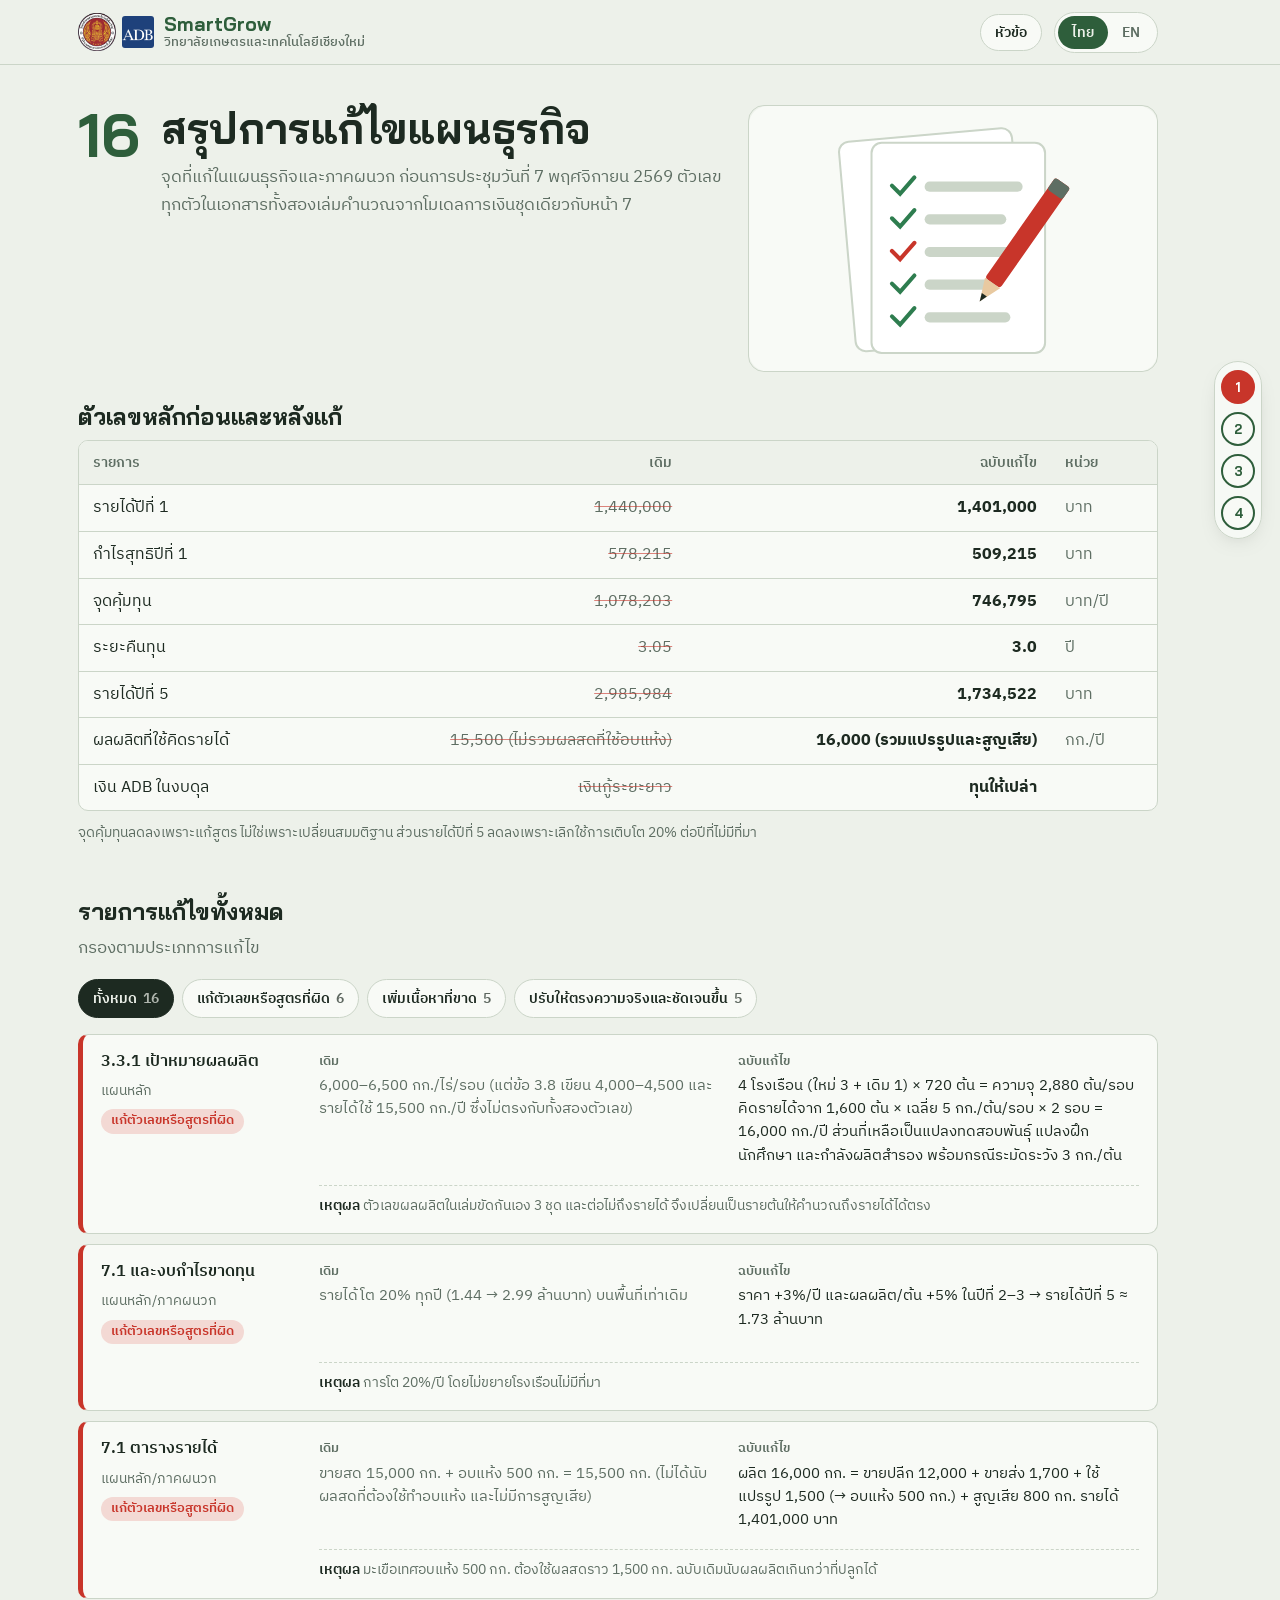
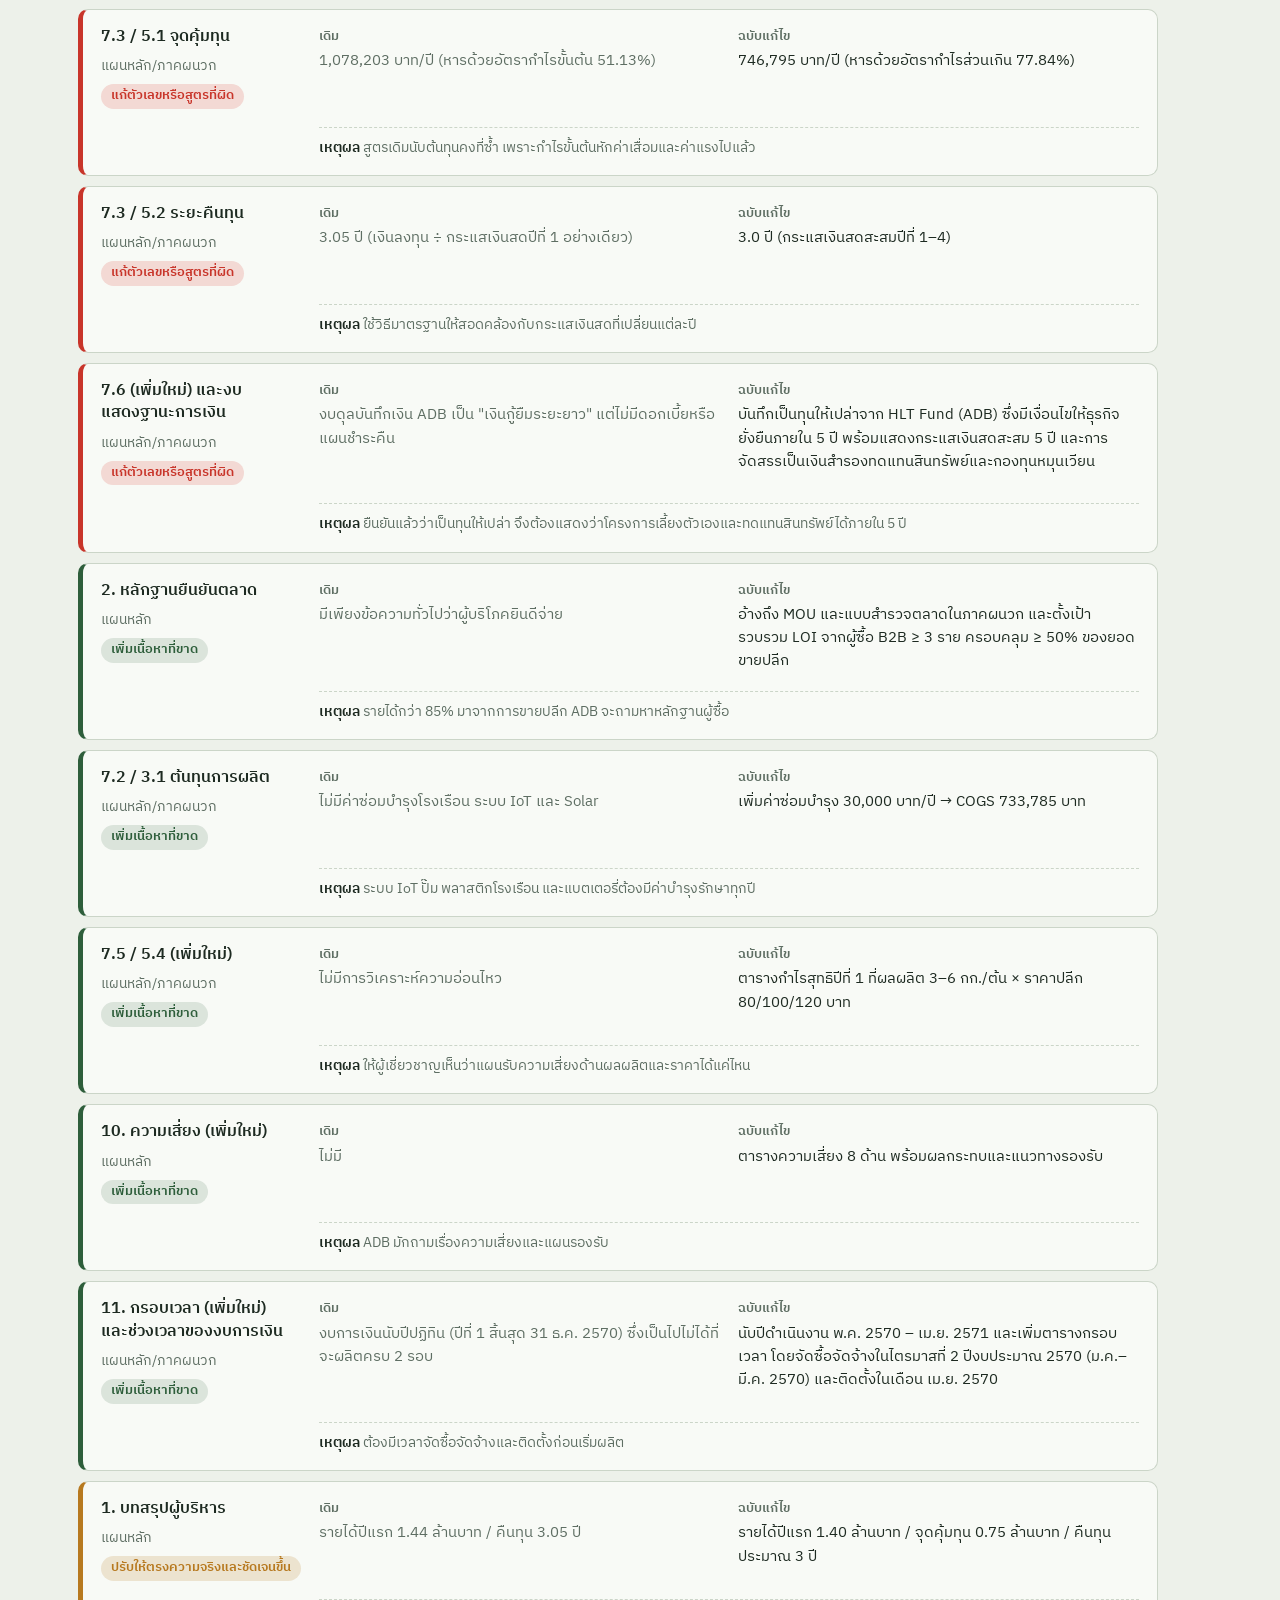
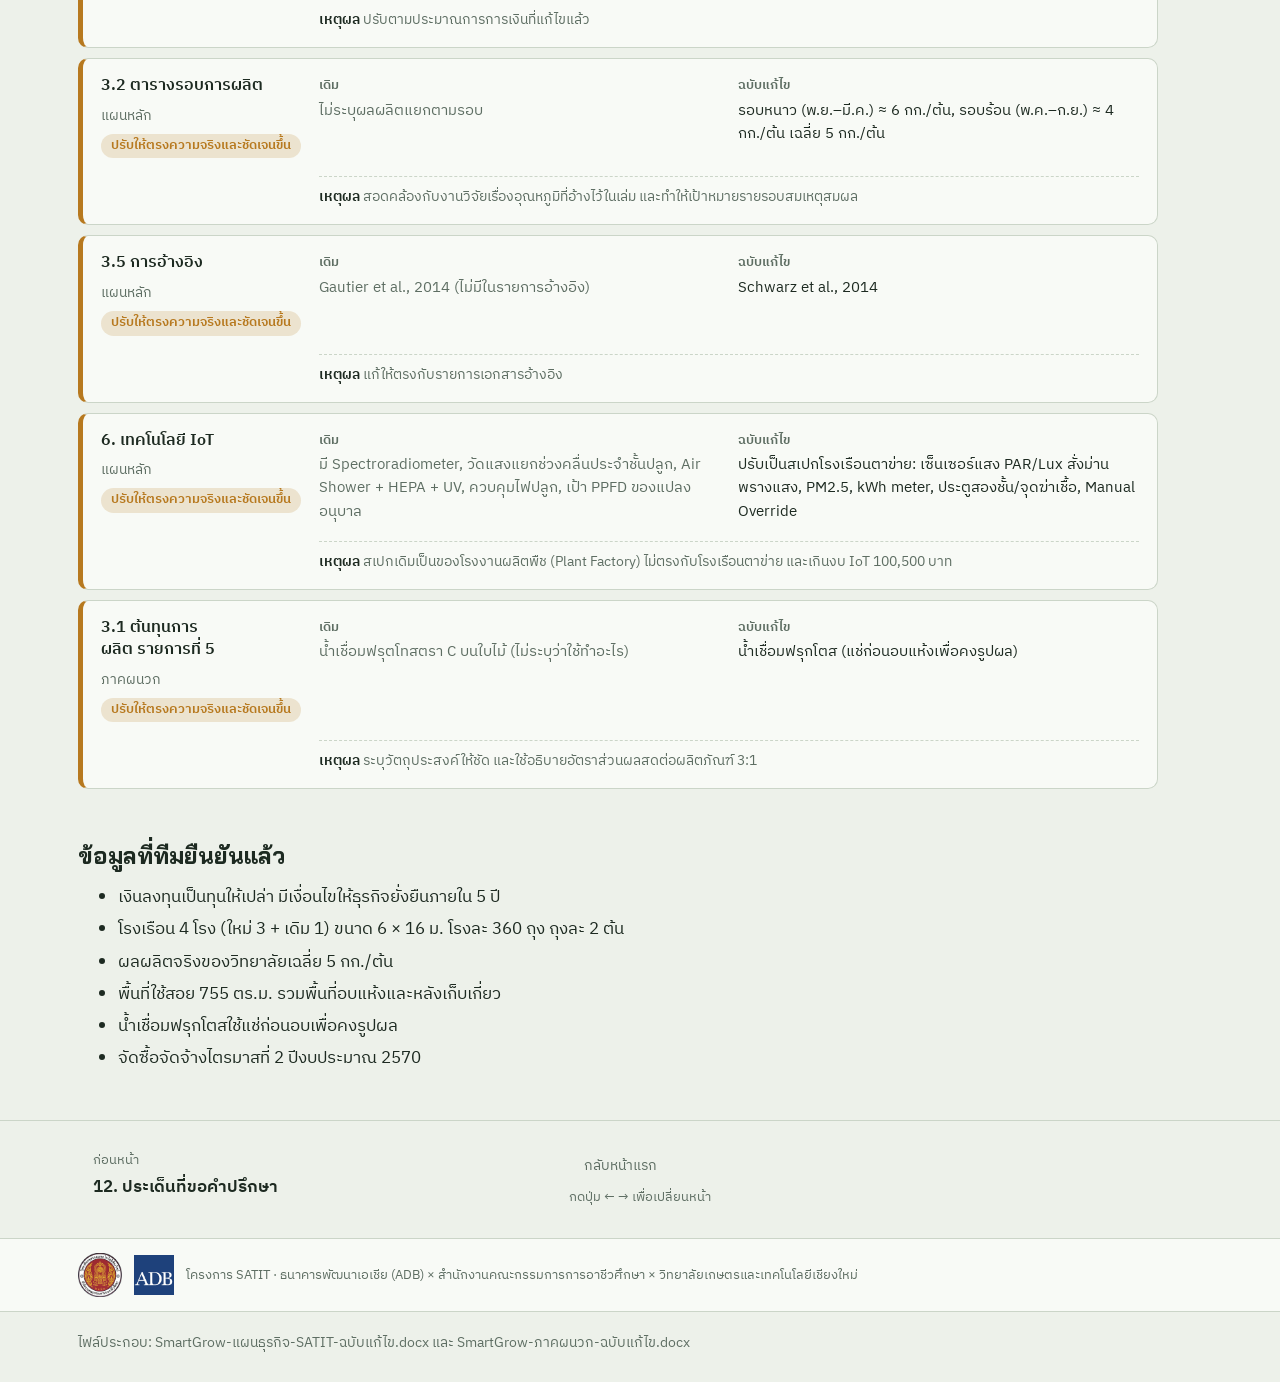
<file: changes.html>
<!DOCTYPE html>
<html lang="th">
<head>
<meta charset="utf-8">
<meta name="viewport" content="width=device-width, initial-scale=1">
<title>สรุปการแก้ไขแผนธุรกิจ · SmartGrow</title>
<link rel="preconnect" href="https://fonts.googleapis.com">
<link rel="preconnect" href="https://fonts.gstatic.com" crossorigin>
<link href="https://fonts.googleapis.com/css2?family=Bai+Jamjuree:wght@500;600;700&family=IBM+Plex+Sans+Thai:wght@400;500;600&display=swap" rel="stylesheet">
<link rel="stylesheet" href="assets/style.css">
<style>
.page-head .big{color:var(--leaf);font-size:clamp(40px,5vw,60px)}
.kn table.data td.old{color:var(--muted);text-decoration:line-through;text-decoration-color:color-mix(in srgb,var(--tomato) 60%,transparent)}
.kn table.data td.new{font-weight:700}
.kn table.data td.r{white-space:normal;min-width:7em}
@media (max-width:640px){.kn table.data{font-size:14px}.kn table.data th,.kn table.data td{padding:8px 10px}}
.filters{display:flex;flex-wrap:wrap;gap:8px;margin:0 0 16px}
.filters button{font:600 14px var(--font-body);padding:7px 14px;border-radius:999px;border:1px solid var(--line);background:var(--surface);color:var(--ink);cursor:pointer}
.filters button[aria-pressed="true"]{background:var(--ink);color:var(--bg);border-color:var(--ink)}
.filters .c{font-variant-numeric:tabular-nums;opacity:.7;margin-left:6px}
.list{display:flex;flex-direction:column;gap:10px}
.chg{display:grid;grid-template-columns:200px minmax(0,1fr) minmax(0,1fr);gap:18px;padding:16px 18px;background:var(--surface);border:1px solid var(--line);border-radius:10px;border-left:5px solid var(--c)}
.chg .meta{display:flex;flex-direction:column;gap:6px;font-size:14px}
.chg .meta h3{font-family:var(--font-body);font-size:16px;font-weight:600;line-height:1.4}
.chg .meta .sec{color:var(--muted)}
.chg .col .lbl{font-size:13px;color:var(--muted);font-weight:600;margin-bottom:2px}
.chg .col p{margin:0;font-size:15px;line-height:1.55}
.chg .before p{color:var(--muted)}
.chg .why{grid-column:2/-1;font-size:14px;color:var(--muted);border-top:1px dashed var(--line);padding-top:8px}
.chg .why b{color:var(--ink);font-weight:600}
.pend{margin-top:8px}
.pend li{margin:4px 0}
@media (max-width:860px){.chg{grid-template-columns:1fr}.chg .why{grid-column:auto}}
</style>
</head>
<body data-page="13" data-art="svg:doc">
<main class="wrap">
  <div class="page-head">
    <span class="big num">16</span>
    <h1 data-i18n="h1">สรุปการแก้ไขแผนธุรกิจ</h1>
    <p data-i18n="lead">จุดที่แก้ในแผนธุรกิจและภาคผนวก ก่อนการประชุมวันที่ 7 พฤศจิกายน 2569 ตัวเลขทุกตัวในเอกสารทั้งสองเล่มคำนวณจากโมเดลการเงินชุดเดียวกับหน้า 7</p>
  </div>

  <section class="block kn" aria-labelledby="kn-h">
    <h2 id="kn-h" data-i18n="knH">ตัวเลขหลักก่อนและหลังแก้</h2>
    <div class="tbl-wrap"><table class="data" id="kn"></table></div>
    <p class="note" data-i18n="knNote">จุดคุ้มทุนลดลงเพราะแก้สูตร ไม่ใช่เพราะเปลี่ยนสมมติฐาน ส่วนรายได้ปีที่ 5 ลดลงเพราะเลิกใช้การเติบโต 20% ต่อปีที่ไม่มีที่มา</p>
  </section>

  <section class="block" aria-labelledby="list-h">
    <h2 id="list-h" data-i18n="listH">รายการแก้ไขทั้งหมด</h2>
    <p class="intro" data-i18n="listIntro">กรองตามประเภทการแก้ไข</p>
    <div class="filters" id="filters" role="group" aria-label="Filter"></div>
    <div class="list" id="list"></div>
  </section>

  <section class="block" aria-labelledby="conf-h">
    <h2 id="conf-h" data-i18n="confH">ข้อมูลที่ทีมยืนยันแล้ว</h2>
    <ul class="pend" id="conf"></ul>
  </section>
</main>
<footer><div class="wrap"><span data-i18n="foot">ไฟล์ประกอบ: SmartGrow-แผนธุรกิจ-SATIT-ฉบับแก้ไข.docx และ SmartGrow-ภาคผนวก-ฉบับแก้ไข.docx</span></div></footer>
<script>
const CHANGES=[{"i": 3, "g": "fix", "en": "Yield target made consistent and per plant", "doc": "แผนหลัก", "section": "3.3.1 เป้าหมายผลผลิต", "before": "6,000–6,500 กก./ไร่/รอบ (แต่ข้อ 3.8 เขียน 4,000–4,500 และรายได้ใช้ 15,500 กก./ปี ซึ่งไม่ตรงกับทั้งสองตัวเลข)", "after": "4 โรงเรือน (ใหม่ 3 + เดิม 1) × 720 ต้น = ความจุ 2,880 ต้น/รอบ คิดรายได้จาก 1,600 ต้น × เฉลี่ย 5 กก./ต้น/รอบ × 2 รอบ = 16,000 กก./ปี ส่วนที่เหลือเป็นแปลงทดสอบพันธุ์ แปลงฝึกนักศึกษา และกำลังผลิตสำรอง พร้อมกรณีระมัดระวัง 3 กก./ต้น", "why": "ตัวเลขผลผลิตในเล่มขัดกันเอง 3 ชุด และต่อไม่ถึงรายได้ จึงเปลี่ยนเป็นรายต้นให้คำนวณถึงรายได้ได้ตรง", "sec_en": "3.3.1 Yield target", "before_en": "6,000–6,500 kg/rai/cycle (but section 3.8 said 4,000–4,500, and revenue used 15,500 kg/yr, matching neither)", "after_en": "4 houses (3 new + 1 existing) × 720 plants = 2,880 plants/cycle capacity; revenue based on 1,600 plants × 5 kg × 2 cycles = 16,000 kg/yr; the rest for variety trials, student plots and reserve; conservative case 3 kg/plant", "why_en": "The document gave three conflicting yield figures that did not link to revenue, so the target is now per plant and ties directly to revenue", "doc_en": "Business plan"}, {"i": 6, "g": "fix", "en": "Revenue growth assumption", "doc": "แผนหลัก/ภาคผนวก", "section": "7.1 และงบกำไรขาดทุน", "before": "รายได้โต 20% ทุกปี (1.44 → 2.99 ล้านบาท) บนพื้นที่เท่าเดิม", "after": "ราคา +3%/ปี และผลผลิต/ต้น +5% ในปีที่ 2–3 → รายได้ปีที่ 5 ≈ 1.73 ล้านบาท", "why": "การโต 20%/ปี โดยไม่ขยายโรงเรือนไม่มีที่มา", "sec_en": "7.1 and income statement", "before_en": "Revenue growing 20% every year (THB 1.44 → 2.99 M) on the same area", "after_en": "Prices +3%/yr and yield per plant +5% in years 2–3 → year-5 revenue ≈ THB 1.73 M", "why_en": "20% annual growth without more greenhouse area had no basis", "doc_en": "Business plan / appendix"}, {"i": 7, "g": "fix", "en": "Revenue table: fresh-fruit balance", "doc": "แผนหลัก/ภาคผนวก", "section": "7.1 ตารางรายได้", "before": "ขายสด 15,000 กก. + อบแห้ง 500 กก. = 15,500 กก. (ไม่ได้นับผลสดที่ต้องใช้ทำอบแห้ง และไม่มีการสูญเสีย)", "after": "ผลิต 16,000 กก. = ขายปลีก 12,000 + ขายส่ง 1,700 + ใช้แปรรูป 1,500 (→ อบแห้ง 500 กก.) + สูญเสีย 800 กก. รายได้ 1,401,000 บาท", "why": "มะเขือเทศอบแห้ง 500 กก. ต้องใช้ผลสดราว 1,500 กก. ฉบับเดิมนับผลผลิตเกินกว่าที่ปลูกได้", "sec_en": "7.1 Revenue table", "before_en": "Fresh sales 15,000 kg + dried 500 kg = 15,500 kg (ignoring the fresh fruit needed for drying, and with no losses)", "after_en": "Output 16,000 kg = retail 12,000 + wholesale 1,700 + processing 1,500 (→ 500 kg dried) + loss 800; revenue THB 1,401,000", "why_en": "500 kg of dried tomato needs about 1,500 kg of fresh fruit; the earlier version counted more fruit than could be grown", "doc_en": "Business plan / appendix"}, {"i": 9, "g": "fix", "en": "Break-even formula corrected", "doc": "แผนหลัก/ภาคผนวก", "section": "7.3 / 5.1 จุดคุ้มทุน", "before": "1,078,203 บาท/ปี (หารด้วยอัตรากำไรขั้นต้น 51.13%)", "after": "746,795 บาท/ปี (หารด้วยอัตรากำไรส่วนเกิน 77.84%)", "why": "สูตรเดิมนับต้นทุนคงที่ซ้ำ เพราะกำไรขั้นต้นหักค่าเสื่อมและค่าแรงไปแล้ว", "sec_en": "7.3 / 5.1 Break-even", "before_en": "THB 1,078,203/yr (divided by the 51.13% gross margin)", "after_en": "THB 746,795/yr (divided by the 77.84% contribution margin)", "why_en": "The old formula counted fixed costs twice, because gross margin already deducts depreciation and labour", "doc_en": "Business plan / appendix"}, {"i": 10, "g": "fix", "en": "Payback method corrected", "doc": "แผนหลัก/ภาคผนวก", "section": "7.3 / 5.2 ระยะคืนทุน", "before": "3.05 ปี (เงินลงทุน ÷ กระแสเงินสดปีที่ 1 อย่างเดียว)", "after": "3.0 ปี (กระแสเงินสดสะสมปีที่ 1–4)", "why": "ใช้วิธีมาตรฐานให้สอดคล้องกับกระแสเงินสดที่เปลี่ยนแต่ละปี", "sec_en": "7.3 / 5.2 Payback", "before_en": "3.05 years (investment ÷ year-1 cash flow only)", "after_en": "3.0 years (cumulative cash flow, years 1–4)", "why_en": "Standard method that reflects cash flow changing each year", "doc_en": "Business plan / appendix"}, {"i": 12, "g": "fix", "en": "Grant recorded as equity, not a loan", "doc": "แผนหลัก/ภาคผนวก", "section": "7.6 (เพิ่มใหม่) และงบแสดงฐานะการเงิน", "before": "งบดุลบันทึกเงิน ADB เป็น \"เงินกู้ยืมระยะยาว\" แต่ไม่มีดอกเบี้ยหรือแผนชำระคืน", "after": "บันทึกเป็นทุนให้เปล่าจาก HLT Fund (ADB) ซึ่งมีเงื่อนไขให้ธุรกิจยั่งยืนภายใน 5 ปี พร้อมแสดงกระแสเงินสดสะสม 5 ปี และการจัดสรรเป็นเงินสำรองทดแทนสินทรัพย์และกองทุนหมุนเวียน", "why": "ยืนยันแล้วว่าเป็นทุนให้เปล่า จึงต้องแสดงว่าโครงการเลี้ยงตัวเองและทดแทนสินทรัพย์ได้ภายใน 5 ปี", "sec_en": "7.6 (new) and balance sheet", "before_en": "Balance sheet recorded ADB funds as a long-term loan, with no interest or repayment", "after_en": "Recorded as an HLT Fund (ADB) grant, conditional on a business sustainable within 5 years, with 5-year cumulative cash flow and allocation to a replacement reserve and revolving fund", "why_en": "Confirmed as a grant, so the plan must show the project funds itself and replaces assets within 5 years", "doc_en": "Business plan / appendix"}, {"i": 1, "g": "add", "en": "Market evidence: MOU, survey and LOI target", "doc": "แผนหลัก", "section": "2. หลักฐานยืนยันตลาด", "before": "มีเพียงข้อความทั่วไปว่าผู้บริโภคยินดีจ่าย", "after": "อ้างถึง MOU และแบบสำรวจตลาดในภาคผนวก และตั้งเป้ารวบรวม LOI จากผู้ซื้อ B2B ≥ 3 ราย ครอบคลุม ≥ 50% ของยอดขายปลีก", "why": "รายได้กว่า 85% มาจากการขายปลีก ADB จะถามหาหลักฐานผู้ซื้อ", "sec_en": "2. Market evidence", "before_en": "Only a general statement that consumers will pay a premium", "after_en": "Cites the MOU and market survey in the appendix, and sets a target of LOIs from ≥ 3 B2B buyers covering ≥ 50% of retail sales", "why_en": "Over 85% of revenue is retail, so ADB will ask for buyer evidence", "doc_en": "Business plan"}, {"i": 8, "g": "add", "en": "Maintenance cost added", "doc": "แผนหลัก/ภาคผนวก", "section": "7.2 / 3.1 ต้นทุนการผลิต", "before": "ไม่มีค่าซ่อมบำรุงโรงเรือน ระบบ IoT และ Solar", "after": "เพิ่มค่าซ่อมบำรุง 30,000 บาท/ปี → COGS 733,785 บาท", "why": "ระบบ IoT ปั๊ม พลาสติกโรงเรือน และแบตเตอรี่ต้องมีค่าบำรุงรักษาทุกปี", "sec_en": "7.2 / 3.1 Cost of production", "before_en": "No maintenance for greenhouses, IoT or solar", "after_en": "Added maintenance of THB 30,000/yr → cost of sales THB 733,785", "why_en": "IoT devices, pumps, greenhouse film and batteries need upkeep every year", "doc_en": "Business plan / appendix"}, {"i": 11, "g": "add", "en": "Sensitivity analysis added", "doc": "แผนหลัก/ภาคผนวก", "section": "7.5 / 5.4 (เพิ่มใหม่)", "before": "ไม่มีการวิเคราะห์ความอ่อนไหว", "after": "ตารางกำไรสุทธิปีที่ 1 ที่ผลผลิต 3–6 กก./ต้น × ราคาปลีก 80/100/120 บาท", "why": "ให้ผู้เชี่ยวชาญเห็นว่าแผนรับความเสี่ยงด้านผลผลิตและราคาได้แค่ไหน", "sec_en": "7.5 / 5.4 Sensitivity analysis (new)", "before_en": "No sensitivity analysis", "after_en": "Year-1 net profit table for 3–6 kg/plant × retail price THB 80/100/120", "why_en": "Shows the panel how much yield and price risk the plan can absorb", "doc_en": "Business plan / appendix"}, {"i": 13, "g": "add", "en": "Risk register added", "doc": "แผนหลัก", "section": "10. ความเสี่ยง (เพิ่มใหม่)", "before": "ไม่มี", "after": "ตารางความเสี่ยง 8 ด้าน พร้อมผลกระทบและแนวทางรองรับ", "why": "ADB มักถามเรื่องความเสี่ยงและแผนรองรับ", "sec_en": "10. Risks (new)", "before_en": "None", "after_en": "Risk table covering 8 areas with impact and mitigation", "why_en": "ADB routinely asks about risks and mitigation", "doc_en": "Business plan"}, {"i": 14, "g": "add", "en": "Timeline and operating-year basis", "doc": "แผนหลัก/ภาคผนวก", "section": "11. กรอบเวลา (เพิ่มใหม่) และช่วงเวลาของงบการเงิน", "before": "งบการเงินนับปีปฏิทิน (ปีที่ 1 สิ้นสุด 31 ธ.ค. 2570) ซึ่งเป็นไปไม่ได้ที่จะผลิตครบ 2 รอบ", "after": "นับปีดำเนินงาน พ.ค. 2570 – เม.ย. 2571 และเพิ่มตารางกรอบเวลา โดยจัดซื้อจัดจ้างในไตรมาสที่ 2 ปีงบประมาณ 2570 (ม.ค.–มี.ค. 2570) และติดตั้งในเดือน เม.ย. 2570", "why": "ต้องมีเวลาจัดซื้อจัดจ้างและติดตั้งก่อนเริ่มผลิต", "sec_en": "11. Timeline (new) and accounting period", "before_en": "Statements used calendar years (year 1 ending 31 Dec 2027), when two full cycles would be impossible", "after_en": "Operating year May 2027 – Apr 2028, plus a timeline with procurement in Q2 of fiscal 2027 (Jan–Mar 2027) and installation in Apr 2027", "why_en": "Procurement and installation must come before production starts", "doc_en": "Business plan / appendix"}, {"i": 0, "g": "align", "en": "Executive summary figures updated", "doc": "แผนหลัก", "section": "1. บทสรุปผู้บริหาร", "before": "รายได้ปีแรก 1.44 ล้านบาท / คืนทุน 3.05 ปี", "after": "รายได้ปีแรก 1.40 ล้านบาท / จุดคุ้มทุน 0.75 ล้านบาท / คืนทุนประมาณ 3 ปี", "why": "ปรับตามประมาณการการเงินที่แก้ไขแล้ว", "sec_en": "Executive summary", "before_en": "Year-1 revenue THB 1.44 M / payback 3.05 years", "after_en": "Year-1 revenue THB 1.40 M / break-even THB 0.75 M / payback about 3 years", "why_en": "Updated to match the revised financial projections", "doc_en": "Business plan"}, {"i": 2, "g": "align", "en": "Yield target per cycle in crop calendar", "doc": "แผนหลัก", "section": "3.2 ตารางรอบการผลิต", "before": "ไม่ระบุผลผลิตแยกตามรอบ", "after": "รอบหนาว (พ.ย.–มี.ค.) ≈ 6 กก./ต้น, รอบร้อน (พ.ค.–ก.ย.) ≈ 4 กก./ต้น เฉลี่ย 5 กก./ต้น", "why": "สอดคล้องกับงานวิจัยเรื่องอุณหภูมิที่อ้างไว้ในเล่ม และทำให้เป้าหมายรายรอบสมเหตุสมผล", "sec_en": "3.2 Production calendar", "before_en": "No yield per cycle", "after_en": "Cool cycle (Nov–Mar) ≈ 6 kg/plant, hot cycle (May–Sep) ≈ 4 kg/plant, average 5 kg/plant", "why_en": "Matches the temperature research already cited and makes each cycle's target realistic", "doc_en": "Business plan"}, {"i": 4, "g": "align", "en": "Citation corrected", "doc": "แผนหลัก", "section": "3.5 การอ้างอิง", "before": "Gautier et al., 2014 (ไม่มีในรายการอ้างอิง)", "after": "Schwarz et al., 2014", "why": "แก้ให้ตรงกับรายการเอกสารอ้างอิง", "sec_en": "3.5 Citation", "before_en": "Gautier et al., 2014 (not in the reference list)", "after_en": "Schwarz et al., 2014", "why_en": "Matches the reference list", "doc_en": "Business plan"}, {"i": 5, "g": "align", "en": "IoT specification matched to net-house and budget", "doc": "แผนหลัก", "section": "6. เทคโนโลยี IoT", "before": "มี Spectroradiometer, วัดแสงแยกช่วงคลื่นประจำชั้นปลูก, Air Shower + HEPA + UV, ควบคุมไฟปลูก, เป้า PPFD ของแปลงอนุบาล", "after": "ปรับเป็นสเปกโรงเรือนตาข่าย: เซ็นเซอร์แสง PAR/Lux สั่งม่านพรางแสง, PM2.5, kWh meter, ประตูสองชั้น/จุดฆ่าเชื้อ, Manual Override", "why": "สเปกเดิมเป็นของโรงงานผลิตพืช (Plant Factory) ไม่ตรงกับโรงเรือนตาข่าย และเกินงบ IoT 100,500 บาท", "sec_en": "6. IoT technology", "before_en": "Spectroradiometer, per-layer spectral light sensing, air shower with HEPA and UV, grow-light control, nursery PPFD targets", "after_en": "Net-house specification: PAR/Lux sensor driving a shade screen, PM2.5, kWh meter, double door and sanitising point, manual override", "why_en": "The earlier specification suited a plant factory, not a net-house, and exceeded the THB 100,500 IoT budget", "doc_en": "Business plan"}, {"i": 15, "g": "align", "en": "Fructose syrup purpose stated", "doc": "ภาคผนวก", "section": "3.1 ต้นทุนการผลิต รายการที่ 5", "before": "น้ำเชื่อมฟรุตโทสตรา C บนใบไม้ (ไม่ระบุว่าใช้ทำอะไร)", "after": "น้ำเชื่อมฟรุกโตส (แช่ก่อนอบแห้งเพื่อคงรูปผล)", "why": "ระบุวัตถุประสงค์ให้ชัด และใช้อธิบายอัตราส่วนผลสดต่อผลิตภัณฑ์ 3:1", "sec_en": "3.1 Cost of production, item 5", "before_en": "Fructose syrup \"brand C on leaves\" (purpose not stated)", "after_en": "Fructose syrup (pre-drying soak to keep fruit shape)", "why_en": "States the purpose and explains the 3:1 fresh-to-dried ratio", "doc_en": "Appendix"}];
window.PAGE_EN={h1:"Business-plan revisions",lead:"Changes made to the business plan and appendix before the 7 November 2026 meeting. Every figure in both documents now comes from the same financial model as page 7.",
 knH:"Key figures before and after",knNote:"Break-even fell because the formula was corrected, not because assumptions changed. Year-5 revenue fell because the unexplained 20% annual growth was dropped.",
 listH:"All revisions",listIntro:"Filter by type of change.",confH:"Facts confirmed by the team",foot:"Files: revised business plan and appendix (.docx)"};
const G={fix:{c:"var(--tomato)",th:"แก้ตัวเลขหรือสูตรที่ผิด",en:"Corrected figures or formulas"},add:{c:"var(--leaf)",th:"เพิ่มเนื้อหาที่ขาด",en:"Added missing content"},align:{c:"var(--warn)",th:"ปรับให้ตรงความจริงและชัดเจนขึ้น",en:"Aligned and clarified"}};
const KN=[
 ["รายได้ปีที่ 1","Revenue, year 1","1,440,000","1,401,000","บาท","THB"],
 ["กำไรสุทธิปีที่ 1","Net profit, year 1","578,215","509,215","บาท","THB"],
 ["จุดคุ้มทุน","Break-even sales","1,078,203","746,795","บาท/ปี","THB/yr"],
 ["ระยะคืนทุน","Payback","3.05","3.0","ปี","yrs"],
 ["รายได้ปีที่ 5","Revenue, year 5","2,985,984","1,734,522","บาท","THB"],
 ["ผลผลิตที่ใช้คิดรายได้","Output used for revenue","15,500 (ไม่รวมผลสดที่ใช้อบแห้ง)","16,000 (รวมแปรรูปและสูญเสีย)","กก./ปี","kg/yr","15,500 (excluding fruit used for drying)","16,000 (including processing and losses)"],
 ["เงิน ADB ในงบดุล","ADB funds in balance sheet","เงินกู้ระยะยาว","ทุนให้เปล่า","","","Long-term loan","Grant"]
];
const CONF=[
 ["เงินลงทุนเป็นทุนให้เปล่า มีเงื่อนไขให้ธุรกิจยั่งยืนภายใน 5 ปี","Investment is a grant; the business must be sustainable within 5 years"],
 ["โรงเรือน 4 โรง (ใหม่ 3 + เดิม 1) ขนาด 6 × 16 ม. โรงละ 360 ถุง ถุงละ 2 ต้น","4 houses (3 new + 1 existing), 6 × 16 m, 360 bags each, 2 plants per bag"],
 ["ผลผลิตจริงของวิทยาลัยเฉลี่ย 5 กก./ต้น","College's measured yield averages 5 kg per plant"],
 ["พื้นที่ใช้สอย 755 ตร.ม. รวมพื้นที่อบแห้งและหลังเก็บเกี่ยว","755 m² site includes drying and post-harvest areas"],
 ["น้ำเชื่อมฟรุกโตสใช้แช่ก่อนอบเพื่อคงรูปผล","Fructose syrup is a pre-drying soak to keep fruit shape"],
 ["จัดซื้อจัดจ้างไตรมาสที่ 2 ปีงบประมาณ 2570","Procurement in Q2 of fiscal year 2027"]
];
let filter="all";
function render(lang){
  const en=lang==="en";
  document.getElementById("kn").innerHTML=`<thead><tr><th>${en?"Item":"รายการ"}</th><th class="r">${en?"Before":"เดิม"}</th><th class="r">${en?"After":"ฉบับแก้ไข"}</th><th>${en?"Unit":"หน่วย"}</th></tr></thead><tbody>`+
    KN.map(r=>`<tr><td>${en?r[1]:r[0]}</td><td class="r old">${en&&r[6]?r[6]:r[2]}</td><td class="r new">${en&&r[7]?r[7]:r[3]}</td><td class="muted">${en?r[5]:r[4]}</td></tr>`).join("")+"</tbody>";
  const counts={all:CHANGES.length};CHANGES.forEach(c=>counts[c.g]=(counts[c.g]||0)+1);
  const fb=document.getElementById("filters");
  fb.innerHTML=[["all",en?"All":"ทั้งหมด"],...Object.keys(G).map(k=>[k,en?G[k].en:G[k].th])].map(([k,l])=>`<button type="button" data-f="${k}" aria-pressed="${filter===k}">${l}<span class="c">${counts[k]}</span></button>`).join("");
  fb.querySelectorAll("button").forEach(b=>b.onclick=()=>{filter=b.dataset.f;render(SG.lang())});
  const esc=s=>s.replace(/&/g,"&amp;").replace(/</g,"&lt;");
  document.getElementById("list").innerHTML=CHANGES.filter(c=>filter==="all"||c.g===filter).map(c=>`
   <article class="chg" style="--c:${G[c.g].c}">
     <div class="meta"><h3>${esc(en?c.en:c.section)}</h3><span class="sec">${esc(en?c.doc_en+" · "+c.sec_en:c.doc)}</span><span><span class="pill ${c.g==="fix"?"bad":c.g==="add"?"info":"warn"}">${en?G[c.g].en:G[c.g].th}</span></span></div>
     <div class="col before"><div class="lbl">${en?"Before":"เดิม"}</div><p>${esc(en?c.before_en:c.before)}</p></div>
     <div class="col after"><div class="lbl">${en?"After":"ฉบับแก้ไข"}</div><p>${esc(en?c.after_en:c.after)}</p></div>
     <div class="why"><b>${en?"Why":"เหตุผล"}</b> ${esc(en?c.why_en:c.why)}</div>
   </article>`).join("");
  document.getElementById("conf").innerHTML=CONF.map(c=>`<li>${en?c[1]:c[0]}</li>`).join("");
}
window.onLang=render;
</script>
<script src="assets/site.js"></script>
</body>
</html>
</file>
<file: assets/style.css>
/* SmartGrow site — shared styles
   Greenhouse light: diffused leaf-grey ground, foliage ink, one ripe-tomato accent. */
:root{
  --bg:#EDF1EA;
  --surface:#F8FAF6;
  --ink:#1D2A21;
  --muted:#5E6E63;
  --leaf:#2E5E3B;
  --line:#CBD5C8;
  --tomato:#C8352A;
  --tomato-soft:#F3D9D4;
  --unripe:#9DB592;
  --good:#2E7D4F;
  --warn:#B7791F;
  --font-display:"Bai Jamjuree","Leelawadee UI","Thonburi",sans-serif;
  --font-body:"IBM Plex Sans Thai","Leelawadee UI","Thonburi","Noto Sans Thai",sans-serif;
  color-scheme:light;
}
@media (prefers-color-scheme:dark){
  :root:not([data-theme="light"]){
    --bg:#141C16;--surface:#1B251E;--ink:#E4ECE2;--muted:#9AAA9E;--leaf:#8DC39A;
    --line:#2E3B31;--tomato:#EF5B4C;--tomato-soft:#3A2321;--unripe:#4C6650;--good:#6FCF97;--warn:#E3B04B;color-scheme:dark;
  }
}
:root[data-theme="dark"]{
  --bg:#141C16;--surface:#1B251E;--ink:#E4ECE2;--muted:#9AAA9E;--leaf:#8DC39A;
  --line:#2E3B31;--tomato:#EF5B4C;--tomato-soft:#3A2321;--unripe:#4C6650;--good:#6FCF97;--warn:#E3B04B;color-scheme:dark;
}
*{box-sizing:border-box}
html,body{margin:0}
body{background:var(--bg);color:var(--ink);font-family:var(--font-body);font-size:17px;line-height:1.65;-webkit-font-smoothing:antialiased}
a{color:inherit}
:focus-visible{outline:3px solid var(--tomato);outline-offset:3px;border-radius:4px}
.wrap{max-width:1180px;margin:0 auto;padding:0 28px}
h1,h2,h3{font-family:var(--font-display);text-wrap:balance;margin:0}
.num{font-variant-numeric:tabular-nums}
.muted{color:var(--muted)}

/* ---------- header ---------- */
header.top{border-bottom:1px solid var(--line)}
header.top .wrap{display:flex;align-items:center;justify-content:space-between;gap:16px;min-height:64px;flex-wrap:wrap}
.brand{display:flex;align-items:center;gap:10px;font-family:var(--font-display);font-weight:700;font-size:19px;color:var(--leaf);text-decoration:none}
.brand svg{flex:none}
.brand small{font-family:var(--font-body);font-weight:500;font-size:14px;color:var(--muted)}
.top-right{display:flex;align-items:center;gap:12px}
.lang{display:flex;border:1px solid var(--line);border-radius:999px;padding:3px;background:var(--surface)}
.lang button{font:600 14px var(--font-body);border:0;background:none;color:var(--muted);padding:5px 14px;border-radius:999px;cursor:pointer}
.lang button[aria-pressed="true"]{background:var(--leaf);color:var(--bg)}
.menu-btn{font:600 14px var(--font-body);border:1px solid var(--line);background:var(--surface);color:var(--ink);padding:6px 14px;border-radius:999px;cursor:pointer}
.menu{display:none;border-bottom:1px solid var(--line);background:var(--surface)}
.menu.open{display:block}
.menu ol{list-style:none;margin:0;padding:14px 0 18px;display:grid;grid-template-columns:repeat(3,minmax(0,1fr));gap:2px 24px}
.menu a{display:flex;gap:10px;padding:6px 8px;border-radius:6px;text-decoration:none;font-size:15px}
.menu a:hover{background:var(--bg)}
.menu a[aria-current="page"]{background:var(--bg);font-weight:600}
.menu a .n{font-family:var(--font-display);font-weight:700;color:var(--leaf);min-width:1.6em;font-variant-numeric:tabular-nums}

/* ---------- topic page head ---------- */
.page-head{padding:40px 0 26px;display:grid;grid-template-columns:auto minmax(0,1fr);gap:4px 22px;align-items:baseline}
.page-head .big{font-family:var(--font-display);font-weight:700;font-size:clamp(48px,6vw,76px);line-height:1;color:var(--tomato);font-variant-numeric:tabular-nums;grid-row:span 2}
.page-head h1{font-size:clamp(28px,3.4vw,42px);line-height:1.15;font-weight:700}
.page-head p{margin:6px 0 0;color:var(--muted);max-width:68ch}
section.block{margin:0 0 48px}
section.block > h2{font-size:23px;font-weight:700;margin-bottom:4px}
section.block > .intro{color:var(--muted);margin:2px 0 16px;max-width:72ch}

/* ---------- pager ---------- */
.pager{border-top:1px solid var(--line);margin-top:24px}
.pager .wrap{display:grid;grid-template-columns:1fr auto 1fr;gap:12px;padding:18px 28px 26px;align-items:center}
.pager a{text-decoration:none;display:flex;flex-direction:column;gap:2px;padding:10px 14px;border-radius:10px;border:1px solid transparent}
.pager a:hover{border-color:var(--line);background:var(--surface)}
.pager .lbl{font-size:13px;color:var(--muted)}
.pager .t{font-weight:600}
.pager .next{text-align:right;align-items:flex-end}
.pager .home{font-size:14px;color:var(--muted);flex-direction:row;align-items:center}
.pager .keys{font-size:12.5px;color:var(--muted);text-align:center}

/* ---------- tables ---------- */
.tbl-wrap{overflow-x:auto;border:1px solid var(--line);border-radius:10px;background:var(--surface)}
table.data{width:100%;border-collapse:collapse;font-size:15.5px}
table.data th,table.data td{padding:10px 14px;text-align:left;border-bottom:1px solid var(--line);vertical-align:top}
table.data thead th{font-weight:600;font-size:14px;color:var(--muted);background:var(--bg)}
table.data td.r,table.data th.r{text-align:right;font-variant-numeric:tabular-nums;white-space:nowrap}
table.data tbody tr:last-child td{border-bottom:0}
table.data tr.total td{font-weight:700;border-top:2px solid var(--ink)}
table.data tr.sub td{color:var(--muted);font-size:14.5px}
table.data td.neg{color:var(--tomato)}
table.data td.hl{background:var(--tomato-soft);font-weight:600}

/* ---------- tiles ---------- */
.tiles{display:grid;grid-template-columns:repeat(4,minmax(0,1fr));border-top:2px solid var(--ink);border-bottom:1px solid var(--line)}
.tile{padding:16px 18px 18px;border-right:1px solid var(--line)}
.tile:last-child{border-right:0}
.tile .k{font-size:14px;color:var(--muted);line-height:1.4}
.tile .v{font-family:var(--font-display);font-weight:700;font-size:clamp(24px,2.6vw,32px);line-height:1.15;margin-top:6px;font-variant-numeric:tabular-nums}
.tile .v small{font-size:15px;font-weight:500;color:var(--muted);margin-left:4px}
.tile .n{font-size:13.5px;color:var(--muted);margin-top:4px;line-height:1.45}
.tile .delta{font-size:13.5px;font-weight:600;margin-top:4px}
.delta.up{color:var(--good)} .delta.down{color:var(--tomato)}

.pill{display:inline-block;font-size:12.5px;font-weight:600;border-radius:999px;padding:2px 10px;white-space:nowrap}
.pill.good{background:color-mix(in srgb,var(--good) 16%,transparent);color:var(--good)}
.pill.warn{background:color-mix(in srgb,var(--warn) 18%,transparent);color:var(--warn)}
.pill.bad{background:var(--tomato-soft);color:var(--tomato)}
.pill.info{background:color-mix(in srgb,var(--leaf) 14%,transparent);color:var(--leaf)}

.note{font-size:14px;color:var(--muted);margin:10px 0 0}
.callout{border-left:4px solid var(--tomato);background:var(--surface);padding:14px 18px;border-radius:0 10px 10px 0;max-width:80ch}

footer{border-top:1px solid var(--line);padding:20px 0 28px;font-size:13.5px;color:var(--muted)}
footer .wrap{display:flex;justify-content:space-between;gap:12px;flex-wrap:wrap}

@media (max-width:980px){
  .tiles{grid-template-columns:repeat(2,minmax(0,1fr))}
  .tile{border-bottom:1px solid var(--line)}
  .tile:nth-child(2n){border-right:0}
  .menu ol{grid-template-columns:repeat(2,minmax(0,1fr))}
}
@media (max-width:640px){
  .wrap{padding:0 16px}
  .pager .wrap{padding:14px 16px 22px;grid-template-columns:1fr 1fr}
  .pager .mid{display:none}
  .tiles{grid-template-columns:1fr}
  .tile{border-right:0}
  .menu ol{grid-template-columns:1fr}
  .page-head{grid-template-columns:1fr}
  .page-head .big{grid-row:auto}
}
@media print{
  header.top,.pager,.menu{display:none}
}

/* ---------- shared content components (pages 2–11) ---------- */
.g2{display:grid;grid-template-columns:repeat(2,minmax(0,1fr));gap:24px}
.g3{display:grid;grid-template-columns:repeat(3,minmax(0,1fr));gap:18px}
.g4{display:grid;grid-template-columns:repeat(4,minmax(0,1fr));gap:14px}
.split-60{display:grid;grid-template-columns:minmax(0,1.4fr) minmax(0,1fr);gap:32px;align-items:start}
figure.ph{margin:0;display:flex;flex-direction:column;gap:6px}
figure.ph img{width:100%;height:auto;display:block;border-radius:10px;border:1px solid var(--line);background:var(--surface);object-fit:cover}
figure.ph.crop img{aspect-ratio:4/3}
figure.ph figcaption{font-size:13.5px;color:var(--muted);line-height:1.45}
figure.ph a{display:block}
.card{background:var(--surface);border:1px solid var(--line);border-radius:12px;padding:16px 18px}
.card h3{font-size:17px;font-weight:600;margin-bottom:4px}
.card p{margin:4px 0 0;font-size:15px}
.card ul{margin:8px 0 0;padding-left:18px;font-size:15px}
.card li{margin:3px 0}
.card .tag{font-size:13px;color:var(--muted)}
.spec{display:grid;grid-template-columns:auto 1fr;gap:6px 16px;margin:0;font-size:15.5px}
.spec dt{color:var(--muted)}
.spec dd{margin:0;font-weight:500}
.kpis{display:grid;grid-template-columns:repeat(5,minmax(0,1fr));border-top:2px solid var(--ink);border-bottom:1px solid var(--line)}
.kpis div{padding:14px 16px;border-right:1px solid var(--line)}
.kpis div:last-child{border-right:0}
.kpis b{display:block;font-family:var(--font-display);font-size:30px;line-height:1.1;font-variant-numeric:tabular-nums;color:var(--leaf)}
.kpis span{font-size:14px;color:var(--muted);line-height:1.4;display:block;margin-top:4px}
.flowbar{display:flex;height:44px;border-radius:8px;overflow:hidden;border:1px solid var(--line)}
.flowbar div{display:flex;align-items:center;padding:0 10px;color:#fff;font-size:13.5px;font-weight:600;white-space:nowrap;overflow:hidden;min-width:0}
.linkline{font-size:14.5px;margin-top:10px}
.linkline a{color:var(--leaf);font-weight:600}
@media (max-width:980px){.g3,.g4{grid-template-columns:repeat(2,minmax(0,1fr))}.split-60{grid-template-columns:1fr}.kpis{grid-template-columns:repeat(2,minmax(0,1fr))}.kpis div{border-bottom:1px solid var(--line)}}
@media (max-width:640px){.g2,.g3,.g4{grid-template-columns:1fr}.kpis{grid-template-columns:1fr}.kpis div{border-right:0}}

/* ---------- logos in header ---------- */
.brand .logos{display:flex;align-items:center;gap:6px;flex:none}
.brand .logos img{display:block;width:38px;height:38px;object-fit:contain}
.brand .logos img.adb{width:32px;height:32px;border-radius:3px}
.brand .bt{display:flex;flex-direction:column;line-height:1.15}
.brand .bt small{font-size:12.5px}

/* ---------- page-head illustration ---------- */
.page-head.has-art{grid-template-columns:auto minmax(0,1fr) minmax(0,38%);column-gap:22px}
.page-head.has-art .head-art{grid-column:3;grid-row:1/span 2;align-self:center}
.head-art img{width:100%;aspect-ratio:16/10;object-fit:cover;border-radius:16px;border:1px solid var(--line);display:block;box-shadow:0 10px 30px -18px rgba(0,0,0,.35)}
.head-art.svg svg{width:100%;height:auto;display:block;border-radius:16px;border:1px solid var(--line)}

/* ---------- partner footer ---------- */
.partners-foot{border-top:1px solid var(--line);background:var(--surface)}
.partners-foot .wrap{display:flex;align-items:center;gap:12px;padding-top:14px;padding-bottom:14px}
.partners-foot img{object-fit:contain;flex:none}
.partners-foot .pf-t{font-size:13px;color:var(--muted);line-height:1.45}

/* ---------- circular section navigation ---------- */
.dots{position:fixed;right:18px;top:50%;transform:translateY(-50%);z-index:40}
.dots ol{list-style:none;margin:0;padding:8px 6px;display:flex;flex-direction:column;gap:8px;background:color-mix(in srgb,var(--surface) 88%,transparent);border:1px solid var(--line);border-radius:999px;backdrop-filter:blur(6px);-webkit-backdrop-filter:blur(6px);box-shadow:0 8px 24px -14px rgba(0,0,0,.35)}
.dots a{position:relative;display:flex;align-items:center;justify-content:center;width:34px;height:34px;border-radius:50%;border:2px solid var(--leaf);color:var(--leaf);background:var(--surface);text-decoration:none;font:700 13px var(--font-display);font-variant-numeric:tabular-nums;transition:background .15s,color .15s,transform .15s}
.dots a:hover{transform:scale(1.08)}
.dots a.on{background:var(--tomato);border-color:var(--tomato);color:#fff}
.dots .tip{position:absolute;right:46px;top:50%;transform:translateY(-50%);white-space:nowrap;background:var(--ink);color:var(--bg);font:500 13px var(--font-body);padding:5px 10px;border-radius:6px;opacity:0;pointer-events:none;transition:opacity .15s}
.dots a:hover .tip,.dots a:focus-visible .tip{opacity:1}
.dots-label{display:none}
@media (prefers-reduced-motion:reduce){.dots a,.dots .tip{transition:none}.dots a:hover{transform:none}}
@media (min-width:1300px){main.wrap{padding-right:28px}}
@media (max-width:1300px) and (min-width:641px){.wrap{padding-right:72px}}

/* ---------- phone layout ---------- */
@media (max-width:860px){
  .page-head.has-art{grid-template-columns:auto minmax(0,1fr)}
  .page-head.has-art .head-art{grid-column:1/-1;grid-row:auto;margin-top:16px}
  .head-art img{aspect-ratio:16/9}
}
@media (max-width:640px){
  body{font-size:16px;padding-bottom:84px}
  header.top .wrap{min-height:56px;gap:8px}
  .brand .bt small{display:none}
  .brand{font-size:17px;gap:8px}
  .brand .logos img{width:32px;height:32px}.brand .logos img.adb{width:28px;height:28px}
  .menu-btn{padding:5px 11px}
  .lang button{padding:4px 10px}
  .page-head{padding:24px 0 18px;column-gap:14px}
  .page-head .big{font-size:44px}
  .page-head h1{font-size:25px}
  section.block{margin-bottom:36px}
  section.block > h2{font-size:20px}
  .dots{left:0;right:0;top:auto;bottom:0;transform:none;padding:0 10px calc(10px + env(safe-area-inset-bottom));display:flex;flex-direction:column;align-items:center;gap:6px;pointer-events:none}
  .dots ol{flex-direction:row;padding:6px 8px;gap:6px;max-width:100%;overflow-x:auto;pointer-events:auto;scrollbar-width:none}
  .dots ol::-webkit-scrollbar{display:none}
  .dots a{width:32px;height:32px;flex:none}
  .dots .tip{display:none}
  .dots-label{display:block;font:600 13px var(--font-body);color:var(--bg);background:var(--ink);padding:4px 12px;border-radius:999px;max-width:92vw;white-space:nowrap;overflow:hidden;text-overflow:ellipsis;pointer-events:none}
  .partners-foot .wrap{flex-wrap:wrap}
  .partners-foot .pf-t{flex-basis:100%}
  .tiles .tile .v,.fig .v{font-size:26px}
}
@media print{.dots,.partners-foot{display:none}}
@media (max-width:640px){
  .page-head.has-art{grid-template-columns:1fr}
  .page-head.has-art .head-art{grid-column:1}
  .dots-label{opacity:0;transition:opacity .25s}
  .dots-label.show{opacity:1}
}
@media (min-width:861px){
  .page-head.has-art{grid-template-rows:auto 1fr;align-items:start}
  .page-head.has-art h1{align-self:end}
  .page-head.has-art .head-art{align-self:start}
}
</file>
